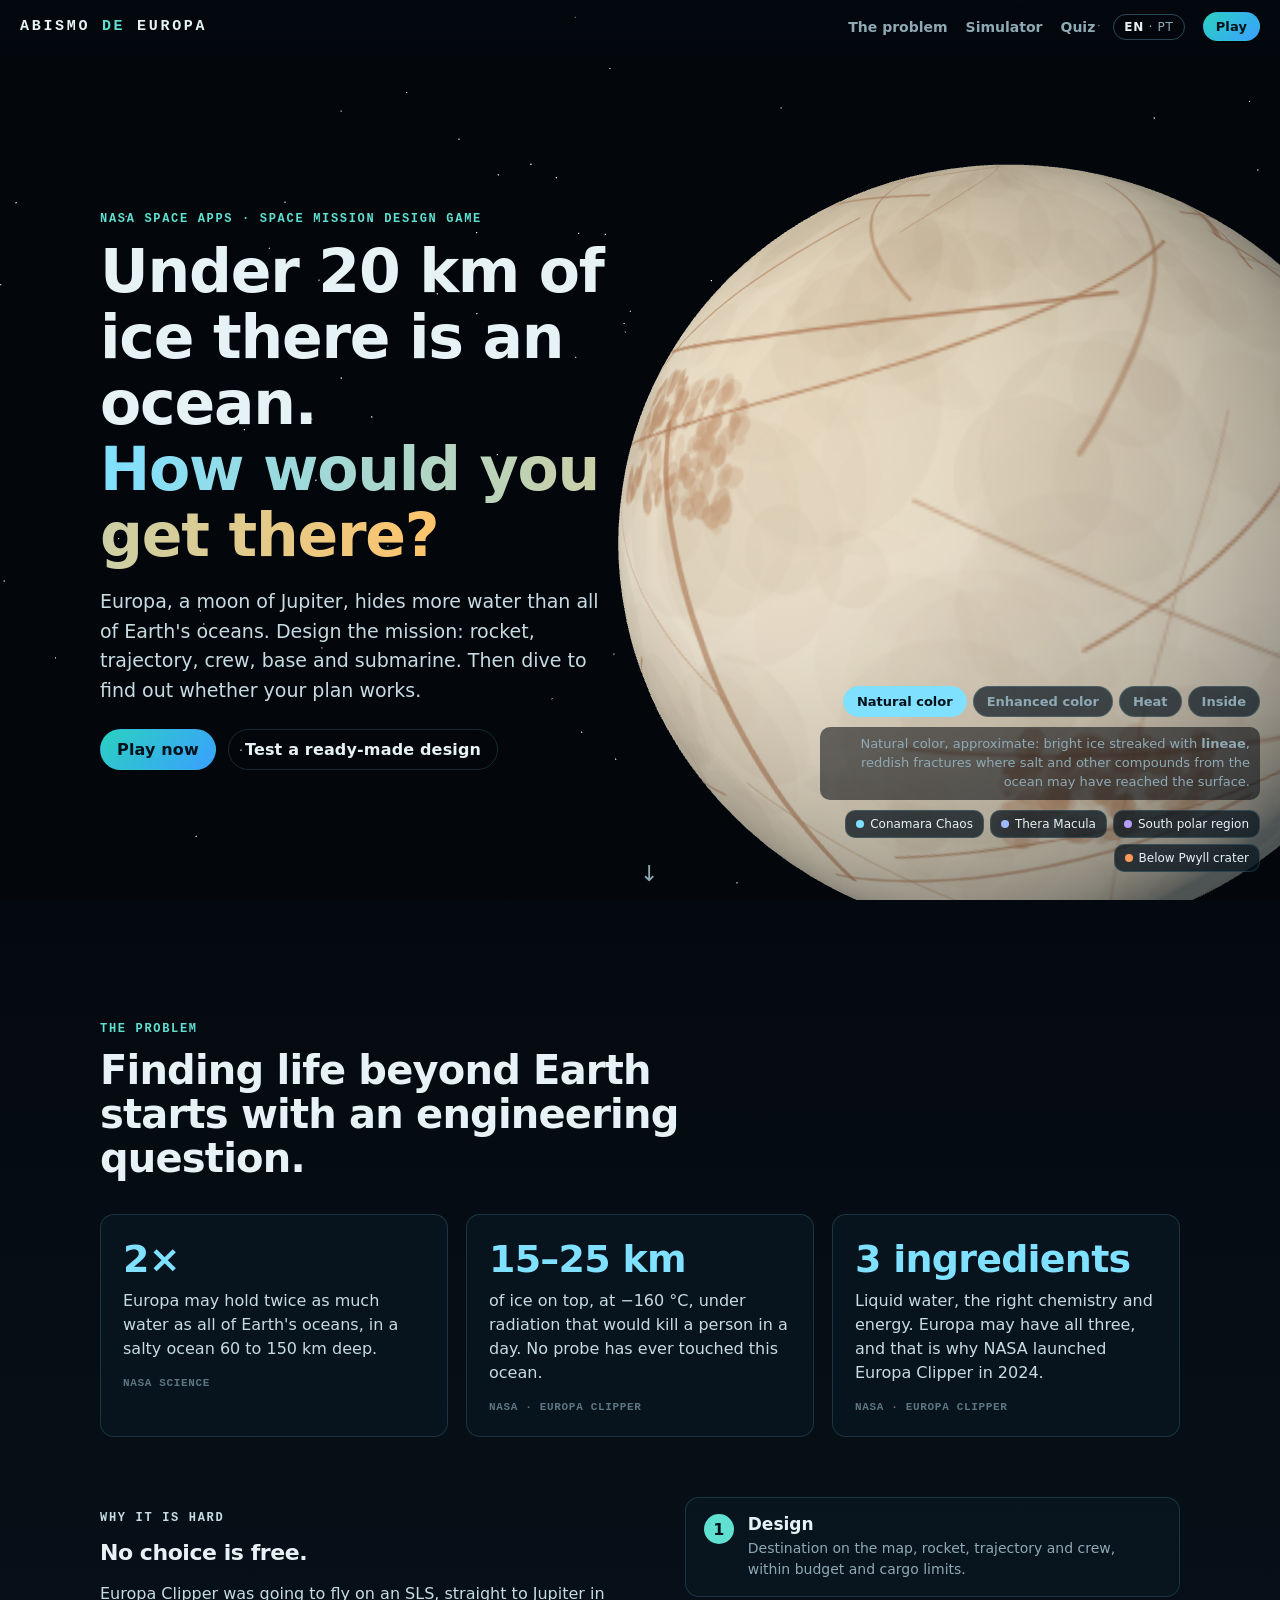
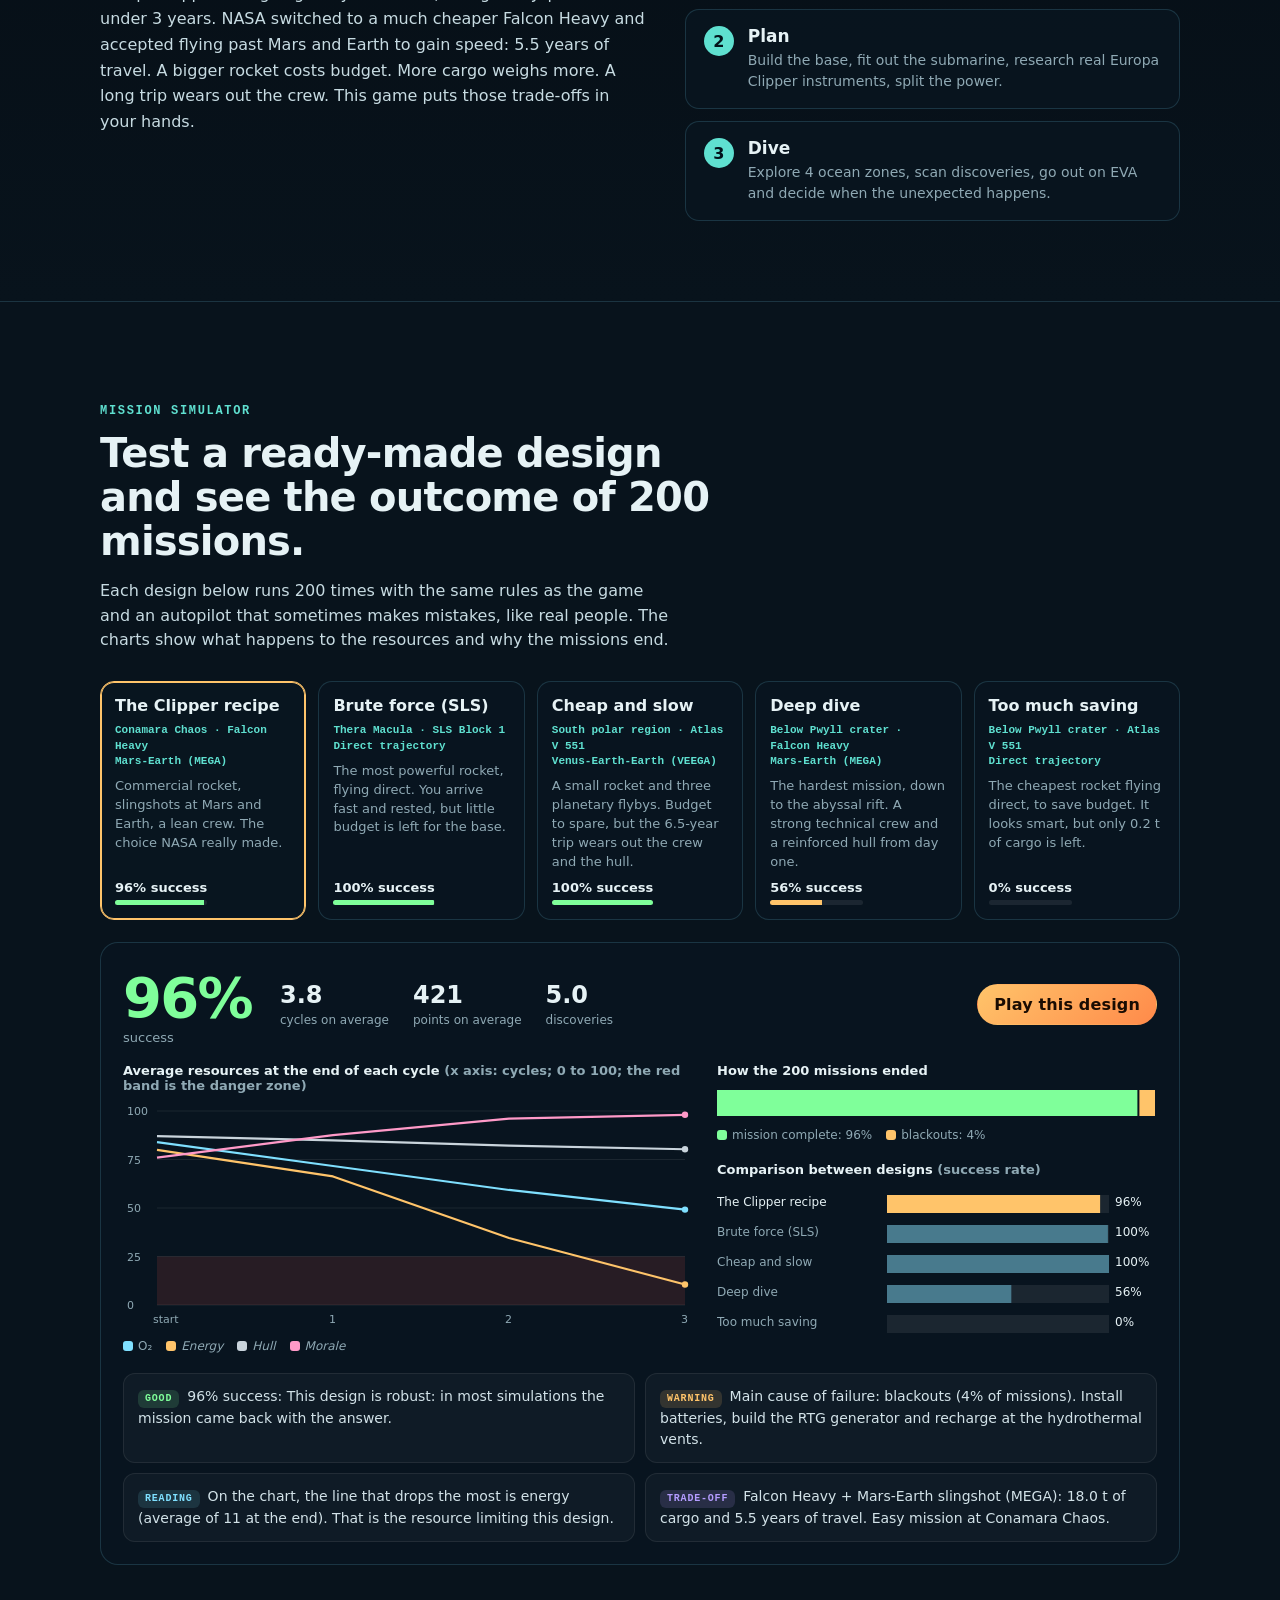
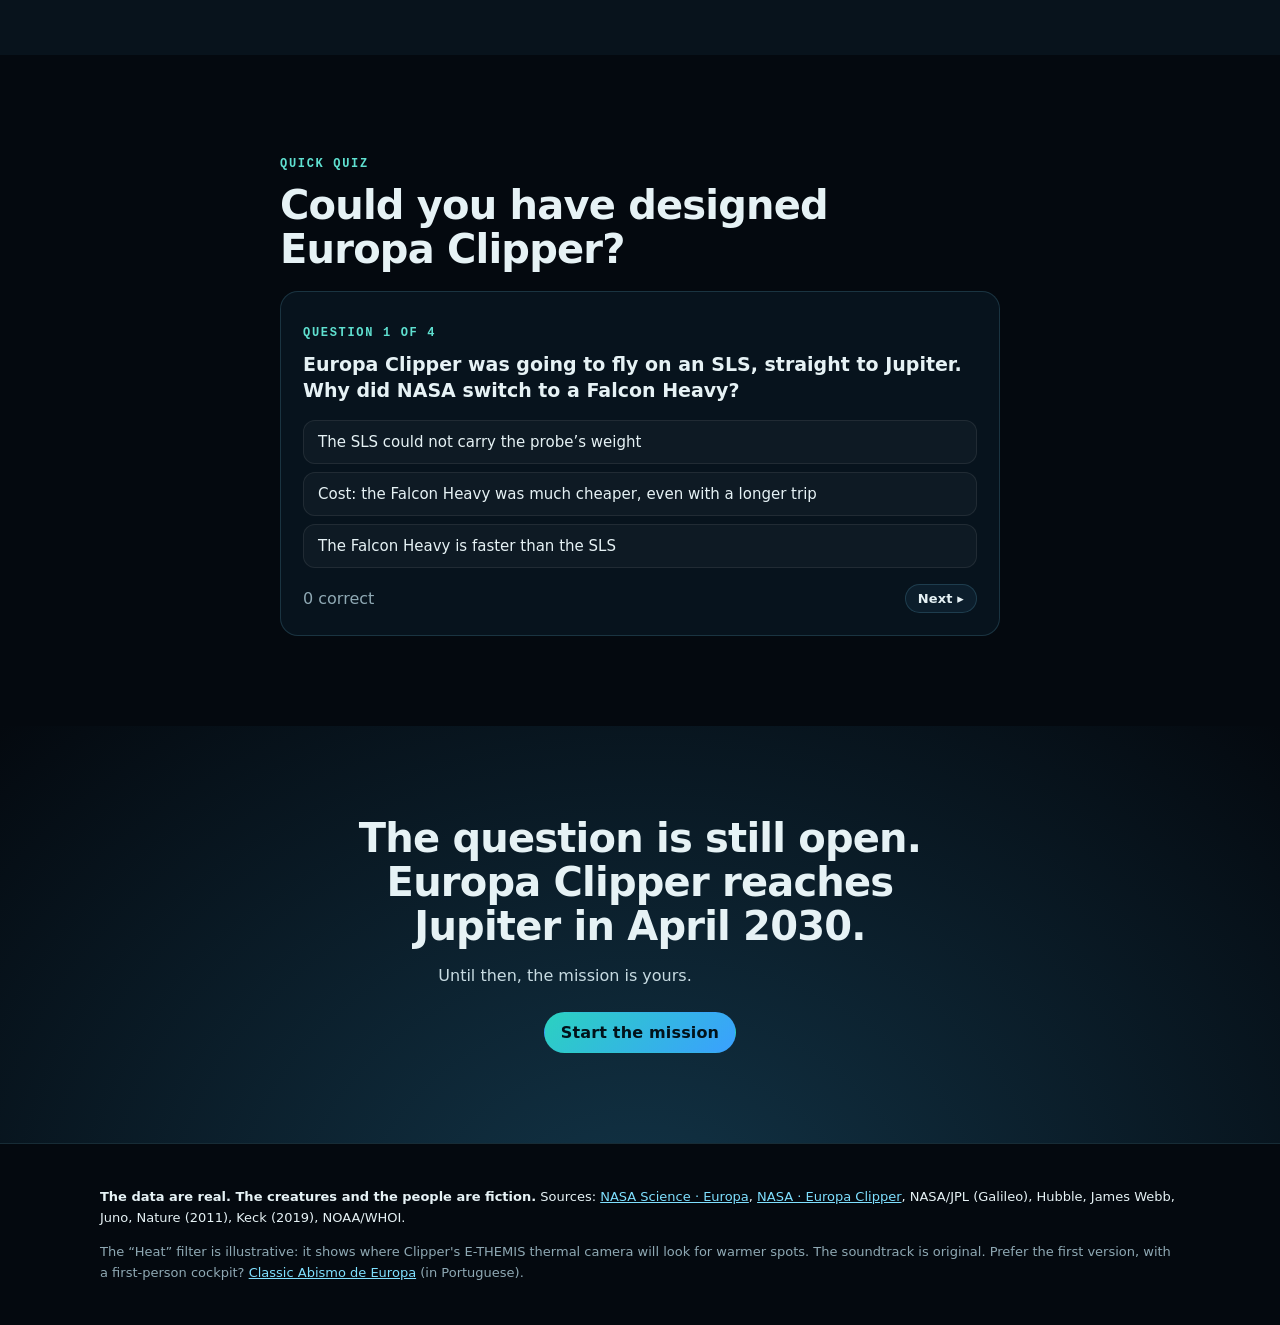
<file: index.html>
<!doctype html>
<html lang="en">
<head>
<meta charset="utf-8">
<meta name="viewport" content="width=device-width, initial-scale=1, viewport-fit=cover">
<title>Abismo de Europa · design a mission to Europa's ocean</title>
<meta name="title-pt" content="Abismo de Europa · projete uma missão ao oceano de Europa">
<meta name="description" content="Educational space mission design game (NASA Space Apps · Space Mission Design Game): choose the rocket, trajectory, crew and budget to explore the ocean hidden under the ice of Europa, a moon of Jupiter.">
<meta name="description-pt" content="Jogo educativo de projeto de missão espacial (NASA Space Apps · Space Mission Design Game): escolha foguete, trajetória, equipe e verba para explorar o oceano escondido sob o gelo de Europa, lua de Júpiter.">
<meta property="og:title" content="Abismo de Europa">
<meta property="og:description" content="Design a mission to Europa's hidden ocean. Every choice is a trade-off.">
<link rel="icon" href="data:image/svg+xml,%3Csvg xmlns='http://www.w3.org/2000/svg' viewBox='0 0 32 32'%3E%3Ccircle cx='16' cy='16' r='13' fill='%23d8cfc0'/%3E%3Cpath d='M5 13c8 3 14-4 22 1M7 21c6-2 12 3 19-2' stroke='%23965f3c' stroke-width='1.6' fill='none'/%3E%3C/svg%3E">
<link rel="stylesheet" href="css/base.css">
<link rel="stylesheet" href="css/site.css">
</head>
<body>
<header class="top">
  <a class="brand" href="#inicio">ABISMO <span>DE</span> EUROPA</a>
  <nav><a href="#problema" data-pt="O problema">The problem</a><a href="#simulador" data-pt="Simulador">Simulator</a><a href="#quiz">Quiz</a><button class="lang" data-lang-toggle>EN · PT</button><a class="btn small primary" href="jogo.html" data-pt="Jogar">Play</a></nav>
</header>

<section id="inicio" class="hero">
  <canvas id="globo" aria-label="3D globe of Europa. Drag to rotate." data-pt-aria="Globo 3D de Europa. Arraste para girar."></canvas>
  <div class="hero-copy">
    <p class="kicker">NASA Space Apps · Space Mission Design Game</p>
    <h1 data-pt="Embaixo de 20 km de gelo existe um oceano.<br><em>Como você chegaria lá?</em>">Under 20 km of ice there is an ocean.<br><em>How would you get there?</em></h1>
    <p class="lead" data-pt="Europa, uma lua de Júpiter, esconde mais água do que todos os oceanos da Terra. Projete a missão: foguete, trajetória, equipe, base e submarino. Depois mergulhe para descobrir se o que você planejou funciona.">Europa, a moon of Jupiter, hides more water than all of Earth's oceans. Design the mission: rocket, trajectory, crew, base and submarine. Then dive to find out whether your plan works.</p>
    <div class="cta"><a class="btn primary" href="jogo.html" data-pt="Jogar agora">Play now</a><a class="btn ghost" href="#simulador" data-pt="Testar um projeto pronto">Test a ready-made design</a></div>
  </div>
  <div class="globe-ui">
    <div class="chips" role="tablist" aria-label="Globe filters" data-pt-aria="Filtros do globo">
      <button class="chip on" data-mode="real" data-pt="Cor natural">Natural color</button>
      <button class="chip" data-mode="realce" data-pt="Cor realçada">Enhanced color</button>
      <button class="chip" data-mode="termico" data-pt="Calor">Heat</button>
      <button class="chip" data-mode="corte" data-pt="Por dentro">Inside</button>
    </div>
    <p id="filtro-txt" class="globe-cap"></p>
    <div class="sites" id="sites"></div>
  </div>
  <a class="scroll" href="#problema" aria-label="Scroll down" data-pt-aria="Rolar para baixo">↓</a>
</section>

<section id="problema" class="story">
  <div class="wrap">
    <p class="kicker" data-pt="O problema">The problem</p>
    <h2 data-pt="Encontrar vida fora da Terra começa com uma pergunta de engenharia.">Finding life beyond Earth starts with an engineering question.</h2>
    <div class="facts">
      <article><b data-count="2">2×</b><p data-pt="Europa pode ter o dobro da água de todos os oceanos da Terra, num oceano salgado de 60 a 150 km de profundidade.">Europa may hold twice as much water as all of Earth's oceans, in a salty ocean 60 to 150 km deep.</p><small>NASA Science</small></article>
      <article><b>15–25 km</b><p data-pt="de gelo por cima, a −160 °C, sob radiação que mataria uma pessoa em um dia. Nenhuma sonda já tocou esse oceano.">of ice on top, at −160 °C, under radiation that would kill a person in a day. No probe has ever touched this ocean.</p><small>NASA · Europa Clipper</small></article>
      <article><b data-pt="3 ingredientes">3 ingredients</b><p data-pt="Água líquida, química certa e energia. Europa pode ter os três, e é por isso que a NASA lançou a Europa Clipper em 2024.">Liquid water, the right chemistry and energy. Europa may have all three, and that is why NASA launched Europa Clipper in 2024.</p><small>NASA · Europa Clipper</small></article>
    </div>
    <div class="tradeoff">
      <div>
        <p class="kicker" data-pt="Por que é difícil">Why it is hard</p>
        <h3 data-pt="Nenhuma escolha é grátis.">No choice is free.</h3>
        <p data-pt="A Europa Clipper ia voar num SLS, direto para Júpiter em menos de 3 anos. A NASA trocou por um Falcon Heavy, bem mais barato, e aceitou passar por Marte e pela Terra para ganhar velocidade: 5,5 anos de viagem. Foguete maior custa verba. Mais carga pesa. Viagem longa cansa a equipe. Este jogo coloca essas trocas nas suas mãos.">Europa Clipper was going to fly on an SLS, straight to Jupiter in under 3 years. NASA switched to a much cheaper Falcon Heavy and accepted flying past Mars and Earth to gain speed: 5.5 years of travel. A bigger rocket costs budget. More cargo weighs more. A long trip wears out the crew. This game puts those trade-offs in your hands.</p>
      </div>
      <ol class="loop">
        <li><b data-pt="Projetar">Design</b><span data-pt="Destino no mapa, foguete, trajetória e equipe dentro da verba e da carga.">Destination on the map, rocket, trajectory and crew, within budget and cargo limits.</span></li>
        <li><b data-pt="Planejar">Plan</b><span data-pt="Construir a base, montar o submarino, pesquisar instrumentos reais da Europa Clipper, dividir a energia.">Build the base, fit out the submarine, research real Europa Clipper instruments, split the power.</span></li>
        <li><b data-pt="Mergulhar">Dive</b><span data-pt="Explorar 4 zonas do oceano, escanear descobertas, sair em EVA e decidir nos imprevistos.">Explore 4 ocean zones, scan discoveries, go out on EVA and decide when the unexpected happens.</span></li>
      </ol>
    </div>
  </div>
</section>

<section id="simulador" class="sim">
  <div class="wrap">
    <p class="kicker" data-pt="Simulador de missões">Mission simulator</p>
    <h2 data-pt="Teste um projeto pronto e veja o resultado de 200 missões.">Test a ready-made design and see the outcome of 200 missions.</h2>
    <p class="lead small" data-pt="Cada projeto abaixo roda 200 vezes com as mesmas regras do jogo e um piloto automático que erra às vezes, como gente de verdade. Os gráficos mostram o que acontece com os recursos e por que as missões terminam.">Each design below runs 200 times with the same rules as the game and an autopilot that sometimes makes mistakes, like real people. The charts show what happens to the resources and why the missions end.</p>
    <div class="presets" id="presets"></div>
    <div class="result" id="result" hidden>
      <div class="res-head">
        <div class="big"><b id="r-win">—</b><span data-pt="de sucesso">success</span></div>
        <div class="mini"><div><b id="r-cyc">—</b><span data-pt="ciclos em média">cycles on average</span></div><div><b id="r-score">—</b><span data-pt="pontos em média">points on average</span></div><div><b id="r-scans">—</b><span data-pt="descobertas">discoveries</span></div></div>
        <a class="btn warm" id="r-play" href="jogo.html" data-pt="Jogar com este projeto">Play this design</a>
      </div>
      <div class="res-grid">
        <figure>
          <figcaption data-pt='Recursos médios ao fim de cada ciclo <span class="muted">(eixo x: ciclos; 0 a 100; a faixa vermelha é zona de perigo)</span>'>Average resources at the end of each cycle <span class="muted">(x axis: cycles; 0 to 100; the red band is the danger zone)</span></figcaption>
          <canvas class="chart" id="c-lines"></canvas>
          <div class="legend"><span><i style="background:var(--o2)"></i>O₂</span><span><i style="background:var(--energy)"></i><em data-pt="Energia">Energy</em></span><span><i style="background:var(--hull)"></i><em data-pt="Casco">Hull</em></span><span><i style="background:var(--morale)"></i><em data-pt="Moral">Morale</em></span></div>
        </figure>
        <figure>
          <figcaption data-pt="Como as 200 missões terminaram">How the 200 missions ended</figcaption>
          <canvas class="chart" id="c-stack"></canvas>
          <div class="legend" id="stack-legend"></div>
          <figcaption class="mt" data-pt='Comparação entre os projetos <span class="muted">(taxa de sucesso)</span>'>Comparison between designs <span class="muted">(success rate)</span></figcaption>
          <canvas class="chart" id="c-bars"></canvas>
        </figure>
      </div>
      <div class="interp" id="interp"></div>
    </div>
  </div>
</section>

<section id="quiz" class="quiz">
  <div class="wrap narrow">
    <p class="kicker" data-pt="Quiz rápido">Quick quiz</p>
    <h2 data-pt="Você projetaria a Europa Clipper?">Could you have designed Europa Clipper?</h2>
    <div id="quiz-box" class="quiz-box"></div>
  </div>
</section>

<section class="final">
  <div class="wrap narrow center">
    <h2 data-pt="A pergunta continua aberta. A Europa Clipper chega a Júpiter em abril de 2030.">The question is still open. Europa Clipper reaches Jupiter in April 2030.</h2>
    <p class="lead small" data-pt="Até lá, a missão é sua.">Until then, the mission is yours.</p>
    <div class="cta center"><a class="btn primary" href="jogo.html" data-pt="Começar a missão">Start the mission</a></div>
  </div>
</section>

<footer class="foot">
  <div class="wrap">
    <p data-pt='<b>Os dados são reais. As criaturas e as pessoas são ficção.</b> Fontes: <a href="https://science.nasa.gov/jupiter/jupiter-moons/europa/" rel="noopener">NASA Science · Europa</a>, <a href="https://europa.nasa.gov/" rel="noopener">NASA · Europa Clipper</a>, NASA/JPL (Galileo), Hubble, James Webb, Juno, Nature (2011), Keck (2019), NOAA/WHOI.'><b>The data are real. The creatures and the people are fiction.</b> Sources: <a href="https://science.nasa.gov/jupiter/jupiter-moons/europa/" rel="noopener">NASA Science · Europa</a>, <a href="https://europa.nasa.gov/" rel="noopener">NASA · Europa Clipper</a>, NASA/JPL (Galileo), Hubble, James Webb, Juno, Nature (2011), Keck (2019), NOAA/WHOI.</p>
    <p class="muted" data-pt='O filtro “Calor” é ilustrativo: mostra onde a câmera térmica E-THEMIS da Clipper vai procurar pontos mais quentes. A trilha sonora é original. Prefere a primeira versão, com cabine em primeira pessoa? <a href="classico/">Abismo de Europa clássico</a> (em português).'>The “Heat” filter is illustrative: it shows where Clipper's E-THEMIS thermal camera will look for warmer spots. The soundtrack is original. Prefer the first version, with a first-person cockpit? <a href="classico/">Classic Abismo de Europa</a> (in Portuguese).</p>
  </div>
</footer>

<script src="lib/three.min.js"></script>
<script>window.THREE || document.write('<script src="https://cdn.jsdelivr.net/npm/three@0.128.0/build/three.min.js"><\/script>')</script>
<script type="module" src="src/landing.js"></script>
</body>
</html>
</file>
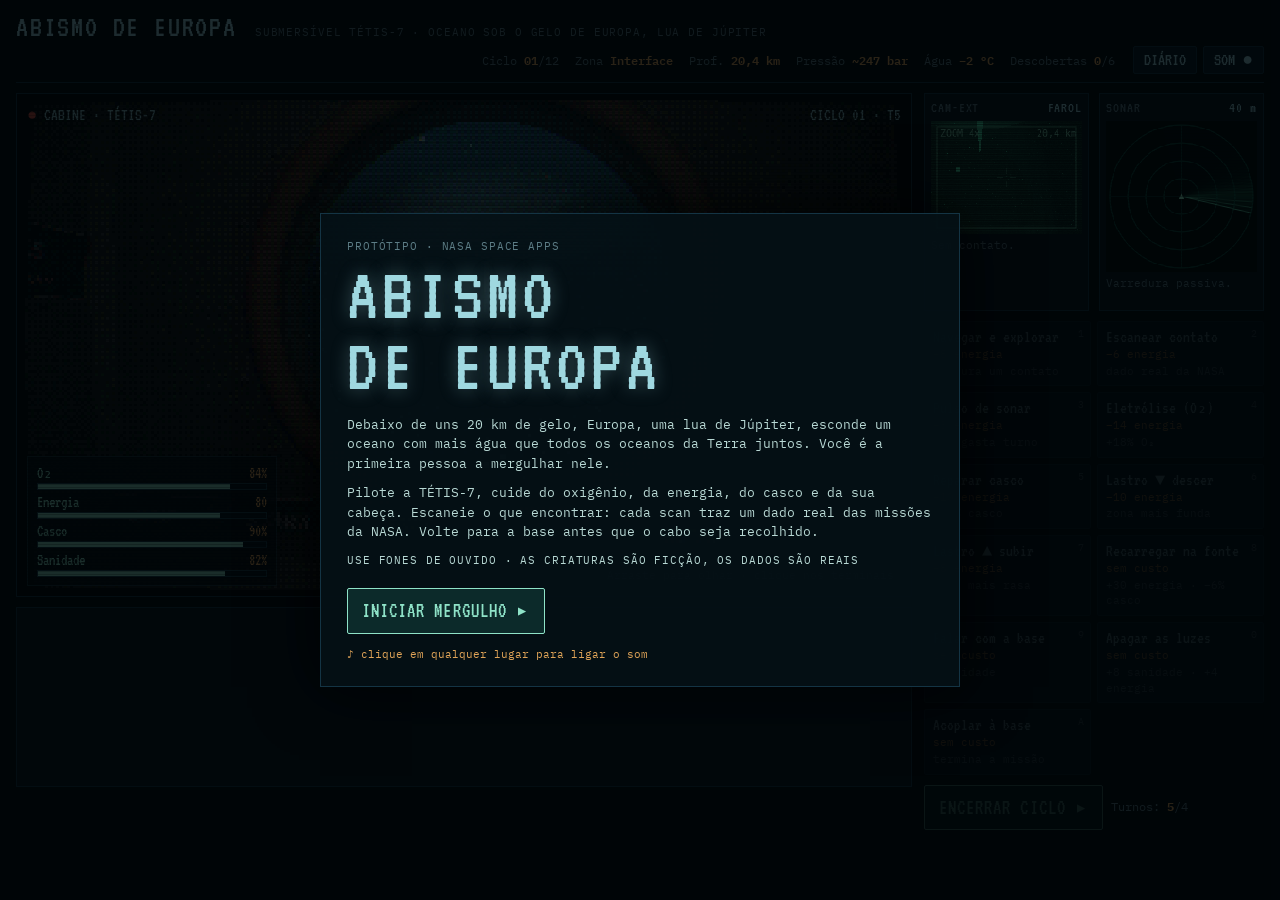
<file: classico/index.html>
<!doctype html>
<html lang="pt-BR">
<head>
<meta charset="utf-8">
<meta name="viewport" content="width=device-width, initial-scale=1, viewport-fit=cover">
<title>Abismo de Europa</title>
<meta name="description" content="Terror lo-fi de exploração submarina no oceano sob o gelo de Europa, lua de Júpiter. Protótipo NASA Space Apps.">
<link rel="preconnect" href="https://fonts.googleapis.com">
<link rel="preconnect" href="https://fonts.gstatic.com" crossorigin>
<link rel="stylesheet" href="https://fonts.googleapis.com/css2?family=VT323&family=IBM+Plex+Mono:wght@400;600&display=swap">
<style>
/* Abismo de Europa: um console só. Visão 3D da cabine + log embaixo; câmera, sonar e ações na lateral. Empilha no celular. Mundo escuro por design. */
:root{
  --void:#020609;
  --panel:#06121a;
  --panel2:#0a1a24;
  --line:#143444;
  --ice:#9fd8e0;
  --phos:#8fe3c8;
  --amber:#e0a458;
  --dim:#5d7d86;
  --alarm:#ff5c4a;
  --strange:#b9a4ff;
  --fact:#d7e6a0;
  --f-disp:"VT323","Courier New",monospace;
  --f-body:"IBM Plex Mono",ui-monospace,Menlo,Consolas,monospace;
  --ins:0;
  color-scheme:dark;
}
[hidden]{display:none!important}
*{box-sizing:border-box}
html,body{height:100%;margin:0}
body{background:var(--void);color:var(--phos);font-family:var(--f-body);font-size:13px;line-height:1.5;overflow-x:hidden;-webkit-tap-highlight-color:transparent}
button{font:inherit;color:inherit}
.shell{min-height:100%;max-width:1320px;margin:0 auto;display:flex;flex-direction:column;gap:10px;padding-block:12px;padding-left:max(16px,env(safe-area-inset-left,0px));padding-right:max(16px,env(safe-area-inset-right,0px));filter:contrast(calc(1 + var(--ins)*.3)) saturate(calc(1 - var(--ins)*.4)) hue-rotate(calc(var(--ins)*-25deg))}
.top{display:flex;flex-wrap:wrap;align-items:baseline;gap:4px 18px;border-bottom:1px solid var(--line);padding-bottom:8px}
.brand{font-family:var(--f-disp);font-size:30px;line-height:1;color:var(--ice);letter-spacing:.06em}
.loc{color:var(--dim);font-size:11px;letter-spacing:.08em;text-transform:uppercase}
.stats{display:flex;flex-wrap:wrap;gap:2px 16px;margin-left:auto;font-variant-numeric:tabular-nums;font-size:12px;color:var(--dim)}
.stats b{color:var(--amber);font-weight:600}
.tbtn{background:var(--panel2);border:1px solid var(--line);color:var(--ice);font-family:var(--f-disp);font-size:18px;line-height:1;padding:4px 10px;cursor:pointer;border-radius:2px}
.tbtn:hover{border-color:var(--ice)}
.tbtns{display:flex;gap:6px}
.main{display:grid;grid-template-columns:minmax(0,1fr) 340px;gap:12px;align-items:start}
.vcol{display:flex;flex-direction:column;gap:10px;min-width:0}
.viewport{position:relative;width:100%;aspect-ratio:16/9;background:#000;border:1px solid var(--line);overflow:hidden;touch-action:none;cursor:grab;user-select:none;-webkit-user-select:none}
.viewport.hot{cursor:pointer}
.viewport.drag{cursor:grabbing}
#gl{display:block;width:100%;height:100%;image-rendering:pixelated;image-rendering:crisp-edges}
.viewport::after{content:"";position:absolute;inset:0;pointer-events:none;background:repeating-linear-gradient(to bottom,rgba(0,0,0,.22) 0 1px,transparent 1px 3px);mix-blend-mode:multiply}
.vlabel{position:absolute;font-family:var(--f-disp);font-size:17px;color:var(--ice);opacity:.85;pointer-events:none;text-shadow:0 0 4px #000}
.vlabel.tl{top:8px;left:10px}.vlabel.tr{top:8px;right:10px;text-align:right}
.rec{color:var(--alarm);animation:blink 1.2s steps(1) infinite}
@keyframes blink{50%{opacity:0}}
.hud{position:absolute;left:10px;bottom:10px;width:min(250px,44%);display:grid;gap:4px;padding:8px 9px;background:rgba(2,10,14,.72);border:1px solid rgba(80,160,180,.25);pointer-events:none}
.g .row{display:flex;justify-content:space-between;font-family:var(--f-disp);font-size:16px;line-height:1}
.g .val{color:var(--amber);font-variant-numeric:tabular-nums}
.bar{height:7px;background:#03141a;border:1px solid #16404c;margin-top:2px}
.bar i{display:block;height:100%;background:var(--phos);transition:width .5s}
.g.low .bar i{background:var(--amber)}
.g.crit .bar i{background:var(--alarm)}
.g.crit .row{color:var(--alarm);animation:blink 1s steps(1) infinite}
.hint{position:absolute;right:10px;bottom:10px;font-size:11px;color:var(--dim);background:rgba(2,10,14,.6);padding:3px 7px;pointer-events:none;max-width:45%;text-align:right}
.tip{position:absolute;pointer-events:none;font-family:var(--f-disp);font-size:16px;color:var(--phos);background:rgba(2,10,14,.85);border:1px solid var(--line);padding:1px 6px;transform:translate(-50%,-140%);white-space:nowrap}
.fade{position:absolute;inset:0;background:#000;opacity:0;transition:opacity .9s;display:flex;align-items:center;justify-content:center;pointer-events:none}
.fade.show{opacity:1}
.fade span{font-family:var(--f-disp);font-size:clamp(22px,4vw,40px);color:var(--ice);letter-spacing:.12em;text-align:center;padding:0 16px}
.log{height:180px;overflow-y:auto;background:var(--panel);border:1px solid var(--line);padding:8px 10px;font-size:12.5px}
.log p{margin:0 0 5px}
.log .sys{color:var(--dim)}
.log .good{color:var(--phos)}
.log .warn{color:var(--amber)}
.log .crit{color:var(--alarm)}
.log .strange{color:var(--strange);font-style:italic}
.log .fact{color:var(--fact);border-left:2px solid var(--fact);padding-left:8px}
.log .disc{color:var(--ice);font-family:var(--f-disp);font-size:18px;line-height:1.1}
.side{display:flex;flex-direction:column;gap:10px;min-width:0}
.pair{display:grid;grid-template-columns:1fr 1fr;gap:10px}
.panel{background:var(--panel);border:1px solid var(--line);padding:6px}
.ph{font-family:var(--f-disp);font-size:15px;color:var(--dim);letter-spacing:.06em;display:flex;justify-content:space-between;line-height:1.1;margin-bottom:4px}
.ph b{color:var(--ice);font-weight:400}
.pc{position:relative}
.pc canvas{display:block;width:100%;image-rendering:pixelated;background:#000}
.pc::after{content:"";position:absolute;inset:0;pointer-events:none;background:repeating-linear-gradient(to bottom,rgba(0,0,0,.25) 0 1px,transparent 1px 3px)}
#cam{aspect-ratio:160/120}
#sonar{aspect-ratio:1}
.camtxt{font-size:11px;color:var(--dim);min-height:2.6em;margin-top:4px;line-height:1.3}
.actions{display:grid;grid-template-columns:1fr 1fr;gap:6px}
.act{text-align:left;background:var(--panel2);border:1px solid var(--line);padding:6px 8px;cursor:pointer;display:flex;flex-direction:column;gap:1px;border-radius:2px;min-height:58px;position:relative}
.act:hover:not(:disabled){border-color:var(--phos);background:#0d2430}
.act:disabled{opacity:.38;cursor:not-allowed}
.act .n{font-family:var(--f-disp);font-size:17px;line-height:1.05;color:var(--ice)}
.act .c{font-size:10.5px;color:var(--amber)}
.act .e{font-size:10.5px;color:var(--dim)}
.act kbd{position:absolute;top:4px;right:6px;font-size:10px;color:var(--dim);font-family:var(--f-body)}
.foot{display:flex;gap:8px;align-items:center;flex-wrap:wrap}
.end{background:#0c2a2a;border:1px solid var(--phos);color:var(--phos);font-family:var(--f-disp);font-size:21px;padding:6px 14px;cursor:pointer;border-radius:2px;letter-spacing:.05em}
.end:hover:not(:disabled){background:#123a38}
.end:disabled{opacity:.4;cursor:not-allowed}
.end.pulse{animation:pulse 1.4s ease-in-out infinite}
@keyframes pulse{50%{box-shadow:0 0 0 3px rgba(143,227,200,.25)}}
.turns{color:var(--dim);font-size:12px}.turns b{color:var(--amber)}
.overlay{position:fixed;inset:0;background:rgba(1,5,8,.82);display:flex;align-items:center;justify-content:center;padding:16px;z-index:20;overflow-y:auto}
.card{max-width:640px;width:100%;background:rgba(5,16,22,.94);border:1px solid var(--line);padding:24px 26px;box-shadow:0 0 60px rgba(0,0,0,.8)}
.card h1{font-family:var(--f-disp);font-weight:400;font-size:clamp(46px,9vw,78px);line-height:.9;margin:6px 0 14px;color:var(--ice);letter-spacing:.05em;text-shadow:0 0 18px rgba(159,216,224,.35)}
.card h2{font-family:var(--f-disp);font-weight:400;font-size:44px;line-height:1;margin:4px 0 12px;color:var(--ice)}
.card p{margin:0 0 10px;color:#b8d8d4}
.small{font-size:11px;color:var(--dim);letter-spacing:.08em;text-transform:uppercase}
.big-btn{margin-top:10px}
.btnrow{display:flex;gap:10px;flex-wrap:wrap}
.ghost{background:transparent;border-color:var(--line);color:var(--ice)}
.soundhint{font-size:11px;color:var(--amber);margin-top:12px}
.diary{max-width:900px}
.dgrid{display:grid;grid-template-columns:1.4fr 1fr;gap:18px;margin-top:8px}
.dcol h3{font-family:var(--f-disp);font-weight:400;font-size:22px;color:var(--amber);margin:0 0 6px}
.zonechips{display:flex;flex-wrap:wrap;gap:6px;margin:4px 0 12px}
.chip{border:1px solid var(--line);padding:1px 8px;font-size:11px;color:var(--dim)}
.chip.on{border-color:var(--phos);color:var(--phos)}
.dcard{border:1px solid var(--line);padding:8px 10px;margin-bottom:8px;background:var(--panel)}
.dcard .t{font-family:var(--f-disp);font-size:20px;color:var(--ice);line-height:1}
.dcard .z{font-size:10.5px;color:var(--dim);text-transform:uppercase;letter-spacing:.06em}
.dcard p{font-size:12px;margin:5px 0 0}
.dcard .f{color:var(--fact)}
.dcard.unk{opacity:.5}
.dlog{font-size:12px;color:#a9c6c4;max-height:52vh;overflow-y:auto}
.dlog div{border-bottom:1px dashed var(--line);padding:4px 0}
.dscroll{max-height:52vh;overflow-y:auto;padding-right:4px}
.err{position:absolute;inset:0;display:flex;align-items:center;justify-content:center;text-align:center;padding:20px;color:var(--amber);font-size:13px}
@media (max-width:900px){
  .main{grid-template-columns:1fr}
  .log{height:150px}
  .dgrid{grid-template-columns:1fr}
}
@media (max-width:520px){
  .brand{font-size:26px}
  .hud{width:auto;left:6px;right:6px;bottom:6px;grid-template-columns:1fr 1fr;padding:4px 6px;gap:2px 10px}
  .g .row{font-size:13px}.bar{height:5px}
  .hint{display:none}
  .vlabel{font-size:14px}
  .card{padding:18px 16px}
}
@media (prefers-reduced-motion:reduce){*{animation:none!important;transition:none!important}}
</style>
</head>
<body>
<div class="shell" id="shell">
  <header class="top">
    <div class="brand">ABISMO DE EUROPA</div>
    <div class="loc">Submersível TÉTIS-7 · oceano sob o gelo de Europa, lua de Júpiter</div>
    <div class="stats">
      <span>Ciclo <b id="sCycle">01</b>/<span id="sMax">12</span></span>
      <span>Zona <b id="sZone">—</b></span>
      <span>Prof. <b id="sDepth">—</b></span>
      <span>Pressão <b id="sPress">—</b></span>
      <span>Água <b id="sTemp">—</b></span>
      <span>Descobertas <b id="sScans">0</b>/6</span>
    </div>
    <div class="tbtns">
      <button class="tbtn" id="diaryBtn" type="button" title="Diário de missão (D)">DIÁRIO</button>
      <button class="tbtn" id="muteBtn" type="button" title="Som (M)">SOM ●</button>
    </div>
  </header>
  <main class="main">
    <section class="vcol">
      <div class="viewport" id="viewport">
        <canvas id="gl" aria-label="Cabine do submersível em primeira pessoa, com a janela para o oceano"></canvas>
        <div class="vlabel tl"><span class="rec">●</span> CABINE · TÉTIS-7</div>
        <div class="vlabel tr" id="vClock">CICLO 01 · T4</div>
        <div class="hud" id="hud"></div>
        <div class="hint" id="hint">Arraste para olhar · clique nos terminais</div>
        <div class="tip" id="tip" hidden></div>
        <div class="fade" id="fade"><span id="fadeText"></span></div>
      </div>
      <div class="log" id="log" role="log" aria-live="polite"></div>
    </section>
    <aside class="side">
      <div class="pair">
        <div class="panel">
          <div class="ph"><span>CAM-EXT</span><b id="camTag">FAROL</b></div>
          <div class="pc"><canvas id="cam" width="160" height="120" aria-label="Câmera externa do scanner"></canvas></div>
          <div class="camtxt" id="camTxt">Sem contato.</div>
        </div>
        <div class="panel">
          <div class="ph"><span>SONAR</span><b id="sonTag">40 m</b></div>
          <div class="pc"><canvas id="sonar" width="160" height="160" aria-label="Sonar"></canvas></div>
          <div class="camtxt" id="sonTxt">Varredura passiva.</div>
        </div>
      </div>
      <div class="actions" id="actions"></div>
      <div class="foot">
        <button class="end" id="endBtn" type="button">ENCERRAR CICLO ▸</button>
        <span class="turns">Turnos: <b id="turns">4</b>/4</span>
      </div>
    </aside>
  </main>
</div>

<div class="overlay" id="title">
  <div class="card">
    <div class="small">Protótipo · NASA Space Apps</div>
    <h1>ABISMO<br>DE EUROPA</h1>
    <p>Debaixo de uns 20 km de gelo, Europa, uma lua de Júpiter, esconde um oceano com mais água que todos os oceanos da Terra juntos. Você é a primeira pessoa a mergulhar nele.</p>
    <p>Pilote a TÉTIS-7, cuide do oxigênio, da energia, do casco e da sua cabeça. Escaneie o que encontrar: cada scan traz um dado real das missões da NASA. Volte para a base antes que o cabo seja recolhido.</p>
    <p class="small">Use fones de ouvido · as criaturas são ficção, os dados são reais</p>
    <div class="btnrow">
      <button class="end big-btn" id="startBtn" type="button">INICIAR MERGULHO ▸</button>
    </div>
    <div class="soundhint" id="soundHint">♪ clique em qualquer lugar para ligar o som</div>
  </div>
</div>

<div class="overlay" id="ending" hidden>
  <div class="card">
    <div class="small" id="endKicker">Fim de transmissão</div>
    <h2 id="endTitle">—</h2>
    <p id="endText"></p>
    <p class="small" id="endStats"></p>
    <div class="btnrow">
      <button class="end big-btn" id="restartBtn" type="button">NOVO MERGULHO ▸</button>
      <button class="end big-btn ghost" id="endDiaryBtn" type="button">VER DIÁRIO</button>
    </div>
  </div>
</div>

<div class="overlay" id="diary" hidden>
  <div class="card diary">
    <div class="small">Diário de missão · TÉTIS-7</div>
    <h2>Diário</h2>
    <div id="dObjective"></div>
    <div class="dgrid">
      <div class="dcol"><h3>Descobertas</h3><div class="dscroll" id="dScans"></div></div>
      <div class="dcol"><h3>Registro dos ciclos</h3><div class="dlog" id="dLog"></div></div>
    </div>
    <button class="end big-btn" id="diaryClose" type="button">FECHAR ▸</button>
  </div>
</div>

<script src="../lib/three.min.js"></script>
<script>window.THREE||document.write('<script src="https://cdn.jsdelivr.net/npm/three@0.128.0/build/three.min.js"><\/script>')</script>
<script>
(function(){
'use strict';
const $=s=>document.querySelector(s);
const clamp=(v,a,b)=>Math.max(a,Math.min(b,v));
const rnd=(a,b)=>a+Math.random()*(b-a);
const pick=a=>a[Math.floor(Math.random()*a.length)];
const wait=ms=>new Promise(r=>setTimeout(r,ms));
const pad=n=>String(n).padStart(2,'0');
const dec=(n,d)=>n.toFixed(d).replace('.',',');
const reduce=matchMedia('(prefers-reduced-motion: reduce)').matches;

/* =====================================================================
   DADOS (no plano Unity, cada bloco aqui vira um ScriptableObject)
   ===================================================================== */
const CONFIG={maxCycles:12,turns:5,scansToWin:6,insane:45};
const G_EUROPA=1.315; // m/s², gravidade real de Europa (NASA)
const ICE_KM=20;      // espessura do gelo usada no jogo (NASA estima 15–25 km)
const ZONES=[
  {name:'Interface gelo-oceano',short:'Interface',depth:20.4,hull:1,san:2,fog:0x031820,dens:0.042,amb:0x1d4a58,temp:'−2 °C'},
  {name:'Coluna d’água',short:'Coluna',depth:52.0,hull:2,san:3,fog:0x020c12,dens:0.050,amb:0x10303c,temp:'−1 °C'},
  {name:'Campo hidrotermal',short:'Campo',depth:97.8,hull:4,san:4,fog:0x0c0807,dens:0.040,amb:0x3a2418,temp:'+14 °C'},
  {name:'Fenda abissal',short:'Fenda',depth:112.6,hull:6,san:6,fog:0x010407,dens:0.055,amb:0x0a1a24,temp:'+3 °C'}
];
function pressureBar(km){
  const ice=Math.min(km,ICE_KM)*1000, water=Math.max(0,km-ICE_KM)*1000;
  return Math.round((917*G_EUROPA*ice+1030*G_EUROPA*water)/1e5);
}

/* Alvos de scan: a criatura/estrutura é ficção; o dado é real. */
const TARGETS=[
 {id:'fratura',zone:0,name:'Fratura azul',b:'crystal',col:0x7fe0ff,y:3.2,san:3,
  desc:'Uma rachadura atravessa o teto de gelo. Bolhas de salmoura sobem por ela devagar, como se o gelo respirasse.',
  fact:'A camada de gelo de Europa deve ter entre 15 e 25 km de espessura. O radar REASON, da Europa Clipper, foi feito para medir essa espessura e procurar água dentro do gelo.',src:'NASA · Europa Clipper (REASON)'},
 {id:'jangadas',zone:0,name:'Jangadas de gelo',b:'iceblocks',col:0xbfe6ee,y:3.9,san:3,
  desc:'Blocos do tamanho de prédios, tortos, colados no teto. Parecem ter girado antes de congelar de novo.',
  fact:'A sonda Galileo fotografou a região Conamara Chaos, onde placas de gelo se quebraram, se moveram e congelaram de novo, como icebergs presos.',src:'NASA/JPL · Galileo'},
 {id:'pingente',zone:0,name:'Pingente de sal',b:'brinicle',col:0xe8f6ff,y:4.0,san:2,
  desc:'Um tubo de gelo branco desce do teto até a escuridão. A água em volta dele está mais fria e mais salgada.',
  fact:'Em 2019, o Telescópio Hubble achou cloreto de sódio, o sal de cozinha, na região Tara Regio. Em 2023, o James Webb achou gás carbônico no mesmo lugar, que provavelmente veio do oceano.',src:'NASA · Hubble e James Webb'},
 {id:'veu',zone:0,name:'Véu-de-vidro',b:'jelly',col:0x6ff2ff,size:0.9,y:1.4,san:1,
  desc:'Uma criatura transparente, do tamanho de um guarda-chuva, pulsa perto de uma fenda. Ela não tem olhos. Mesmo assim, vira para a sua luz.',
  fact:'O Hubble viu sinais de plumas de água saindo de Europa em 2012 e 2016. Em 2018, cientistas revisaram dados de 1997 da sonda Galileo e acharam a assinatura de uma pluma.',src:'NASA · Hubble e Galileo'},
 {id:'lanterna',zone:1,name:'Lanterna-errante',b:'fish',col:0x8affd8,y:0.5,san:2,
  desc:'Um corpo comprido com fileiras de pontos de luz. Ele nada em círculos largos em volta do submersível, sempre no limite do farol.',
  fact:'O oceano de Europa pode ter o dobro de toda a água dos oceanos da Terra.',src:'NASA Science'},
 {id:'no',zone:1,name:'Nó magnético',b:'orb',col:0x9fb8ff,y:0,san:0,
  desc:'Não é um bicho. A bússola gira sozinha e uma malha de luz fraca aparece no scanner, como um campo desenhado na água.',
  fact:'O magnetômetro da Galileo mediu um campo magnético induzido em Europa, que muda junto com o campo de Júpiter. A melhor explicação é uma camada de água salgada, que conduz eletricidade, debaixo do gelo.',src:'NASA/JPL · Galileo (magnetômetro)'},
 {id:'cardume',zone:1,name:'Cardume-espelho',b:'school',col:0xcfe6ee,y:-0.5,san:-3,
  desc:'Centenas de corpos prateados viram ao mesmo tempo. Por um instante, o cardume desenha o formato do submersível.',
  fact:'Europa dá uma volta em Júpiter a cada 3,5 dias. A gravidade de Júpiter estica e aperta a lua o tempo todo, e esse atrito gera o calor que pode manter o oceano líquido.',src:'NASA Science'},
 {id:'coroa',zone:1,name:'Medusa-coroa',b:'jelly',col:0xffc46a,size:1.6,y:1.5,san:4,
  desc:'Uma medusa enorme, com uma coroa de filamentos dourados. Ela sobe devagar na direção do gelo, como se soubesse onde fica a superfície.',
  fact:'A sonda Juno mediu que a superfície de Europa produz cerca de 12 kg de oxigênio por segundo, quando a radiação de Júpiter quebra o gelo. Parte dele talvez chegue ao oceano.',src:'NASA · Juno'},
 {id:'chamine',zone:2,name:'Chaminé negra',b:'vent',col:0xff7a3a,y:-3.6,san:2,
  desc:'Uma torre de minerais com o dobro da altura do submersível. A água sai dela tremendo, quente e escura.',
  fact:'Para existir vida como a conhecemos, são precisos três ingredientes: água líquida, a química certa e uma fonte de energia. A Europa Clipper vai investigar se Europa tem os três.',src:'NASA · Europa Clipper'},
 {id:'tubos',zone:2,name:'Colônia tubular',b:'worms',col:0xd0302a,y:-3.5,san:3,
  desc:'Milhares de tubos brancos com pontas vermelhas em volta da fonte. Eles recolhem as pontas quando a sua luz passa.',
  fact:'A Europa Clipper foi lançada em 14 de outubro de 2024, num foguete Falcon Heavy, do Centro Espacial Kennedy. Ela chega a Júpiter em abril de 2030 e vai fazer 49 passagens por Europa, algumas a só 25 km da superfície.',src:'NASA · Europa Clipper'},
 {id:'tapete',zone:2,name:'Tapete térmico',b:'mat',col:0xffb040,y:-3.3,san:2,
  desc:'Uma camada viva cobre a rocha quente, laranja e amarela. Quando a corrente muda, ela muda de cor junto.',
  fact:'A Europa Clipper leva nove instrumentos científicos e um experimento de gravidade. A câmera térmica E-THEMIS procura pontos quentes no gelo e o espectrômetro MISE procura sais e compostos orgânicos.',src:'NASA · Europa Clipper (E-THEMIS, MISE)'},
 {id:'raspador',zone:2,name:'Raspador de enxofre',b:'crab',col:0x8a2a1c,y:-3.1,san:-4,
  desc:'Algo de carapaça grossa raspa a rocha perto da fonte. Para quando você para. Volta a raspar quando você vira a luz.',
  fact:'A superfície de Europa recebe cerca de 5,4 sievert de radiação por dia, o bastante para matar uma pessoa. Por isso os eletrônicos da Europa Clipper ficam num cofre de liga de alumínio e zinco.',src:'NASA · Europa Clipper'},
 {id:'costelas',zone:3,name:'Costelas',b:'ribs',col:0xb8ad94,y:-6,san:-6,
  desc:'Arcos enormes saem do fundo, em fila, como as costelas de um animal do tamanho de uma cidade. Não há registro de rocha com esse formato.',
  fact:'O oceano de Europa deve ter entre 60 e 150 km de profundidade. É de 5 a 14 vezes a profundidade da Fossa das Marianas, o ponto mais fundo da Terra (11 km).',src:'NASA Science'},
 {id:'olho',zone:3,name:'O Olho',b:'eye',col:0xd8ffb0,y:-3.6,san:-8,
  desc:'Uma esfera escura, maior que o submersível, presa ao fundo. No centro, uma luz fraca acompanha cada movimento seu.',
  fact:'A sonda Galileo foi lançada em 1989 e chegou a Júpiter em 1995. Em 2003 a NASA a jogou dentro de Júpiter de propósito, para não haver risco de ela cair em Europa e contaminar um possível oceano com vida.',src:'NASA/JPL · Galileo'},
 {id:'jardim',zone:3,name:'Jardim de sal',b:'crystal',col:0xf2f4ff,y:-5.4,san:2,
  desc:'Cristais brancos crescem em leque numa fenda. Eles tilintam contra o casco quando você chega perto.',
  fact:'A superfície de Europa tem poucas crateras, sinal de que é jovem: entre 40 e 90 milhões de anos. O gelo se renova, talvez com água vinda de baixo.',src:'NASA Science · Galileo'},
 {id:'placa',zone:3,name:'Placa gravada',b:'plate',col:0xc9b98a,y:-5.6,san:-5,
  desc:'Uma placa de metal no fundo, com palavras gravadas. O sistema não encontra nenhuma missão anterior a esta profundidade.',
  fact:'A Europa Clipper leva uma placa de tântalo com o poema “In Praise of Mystery”, da poeta Ada Limón, e um chip com 2,6 milhões de nomes enviados por pessoas do mundo todo.',src:'NASA · Europa Clipper'}
];
const TBY={}; TARGETS.forEach((t,i)=>{TBY[t.id]=t;t.code='C-'+pad(i+1);});

const FACTS=[
 'Dado real (NASA): Europa tem cerca de 3.100 km de diâmetro, um pouco menos que a Lua da Terra.',
 'Dado real: Galileu Galilei descobriu Europa em janeiro de 1610, junto com Io, Ganimedes e Calisto.',
 'Dado real (NASA): um sinal de rádio leva de 33 a 53 minutos para ir de Júpiter até a Terra.',
 'Dado real (NASA): na superfície de Europa a temperatura nunca passa de −160 °C, nem no equador.',
 'Dado real: a gravidade em Europa é de 1,3 m/s², cerca de 13% da gravidade da Terra.',
 'Dado real (NASA): com os painéis solares abertos, a Europa Clipper tem uns 30 m de ponta a ponta. É a maior sonda que a NASA já fez para uma missão planetária.',
 'Dado real (NASA): a Europa Clipper passou por Marte em março de 2025 para ganhar velocidade, e passa pela Terra em dezembro de 2026 a caminho de Júpiter.',
 'Dado real (NASA): Júpiter tem mais de 90 luas conhecidas. Europa é a quarta maior.',
 'Dado real (NASA): a Europa Clipper vai sobrevoar Europa em vez de orbitá-la, para passar pouco tempo dentro do cinturão de radiação de Júpiter.'
];

/* Ações (ScriptableObject "ActionDef" no plano Unity) */
const UNIT={energy:' energia',o2:'% O₂',hull:'% casco'};
const ACTIONS=[
 {id:'explore',key:'1',name:'Navegar e explorar',cost:{energy:8},eff:'procura um contato',run:()=>explore()},
 {id:'scan',key:'2',name:'Escanear contato',cost:{energy:6},eff:'dado real da NASA',can:()=>!!S.contact,why:'sem contato',run:()=>scan()},
 {id:'sonar',key:'3',name:'Pulso de sonar',cost:{energy:3},eff:'não gasta turno',free:true,run:()=>sonarPulse()},
 {id:'o2',key:'4',name:'Eletrólise (O₂)',cost:{energy:14},eff:'+18% O₂',run:()=>electro()},
 {id:'repair',key:'5',name:'Reparar casco',cost:{energy:10},eff:'+16% casco',run:()=>repair()},
 {id:'down',key:'6',name:'Lastro ▼ descer',cost:{energy:10},eff:'zona mais funda',can:()=>S.zone<3,why:'já no fundo',run:()=>changeZone(1)},
 {id:'up',key:'7',name:'Lastro ▲ subir',cost:{energy:8},eff:'zona mais rasa',can:()=>S.zone>0,why:'já no gelo',run:()=>changeZone(-1)},
 {id:'vent',key:'8',name:'Recarregar na fonte',cost:{},eff:'+30 energia · −6% casco',can:()=>S.zone===2,why:'só no campo hidrotermal',run:()=>ventCharge()},
 {id:'talk',key:'9',name:'Falar com a base',cost:{},eff:'+sanidade',run:()=>talk()},
 {id:'rest',key:'0',name:'Apagar as luzes',cost:{},eff:'+8 sanidade · +4 energia',run:()=>rest()},
 {id:'dock',key:'A',name:'Acoplar à base',cost:{},eff:'termina a missão',can:()=>S.zone===0&&goalMet(),why:'6 descobertas, 4 zonas, na Interface',run:()=>dock()}
];
const ABY={}; ACTIONS.forEach(a=>ABY[a.id]=a);

/* Eventos de fim de ciclo (ScriptableObject "EventDef") */
const CREEPY=[
 'O sonar registrou um contato do tamanho do submersível, seguindo a mesma rota, 40 metros atrás. Ele parou quando você parou.',
 'O gravador da cabine captou batidas no vidro por 6 minutos. Do lado de fora.',
 'Alguém escreveu “SUBA” na condensação da janela. Pelo lado de fora.',
 'A câmera externa mostra o submersível iluminado de fora, de longe. Não existe outra luz aqui embaixo.',
 'O registro de voz tem 14 minutos de você conversando com alguém. Você não lembra da conversa.'
];
const EVENTS=[
 {w:2,c:()=>S.zone>=1,run(){const d=Math.round(rnd(6,12));S.hull-=d;log('Uma corrente forte jogou a TÉTIS-7 contra a rocha. Casco −'+d+'%.','warn');sfx.clank();shake=.6;}},
 {w:1,run(){S.o2-=8;log('A célula de eletrólise travou por horas. O₂ −8%.','warn');}},
 {w:1,run(){S.energy-=10;log('Curto-circuito no barramento principal. Energia −10.','warn');sfx.alarm();}},
 {w:2,run(){S.sanity+=5;log('Um cardume de luzes azuis passou devagar pela janela. Por alguns minutos você esqueceu da profundidade.','good');}},
 {w:2,c:()=>S.zone===0,run(){S.hull-=5;log('O gelo estalou bem acima de você, alto como um trovão. Casco −5%.','warn');sfx.creak(.3);}},
 {w:2,c:()=>S.zone>=2,run(){S.hull-=4;S.sanity-=3;log('O casco rangeu o ciclo inteiro. Aqui a pressão passa de '+pressureBar(ZONES[S.zone].depth).toLocaleString('pt-BR')+' bar.','warn');sfx.creak(.35);}},
 {w:2,c:()=>S.sanity<60,run(){S.sanity-=7;S.anomalies++;sfx.knock();log('Três batidas no casco. Do lado de fora. No mesmo ritmo do seu coração.','strange');}},
 {w:2,run(){S.sanity+=6;log(pick([
   'TERRA (atraso de 41 min): Recebemos suas imagens. A sala de controle inteira ficou em silêncio olhando para elas.',
   'TERRA (atraso de 47 min): Sua família mandou um áudio. Está no pacote de dados. Ouça quando puder.',
   'TERRA (atraso de 35 min): Os dados do casco estão bons. Continue com calma.'
  ]),'good');}},
 {w:2,c:()=>S.sanity<CONFIG.insane,run(){S.sanity-=6;S.anomalies++;log(pick(CREEPY),'strange');}},
 {w:1,c:()=>S.zone===3,run(){S.energy-=8;log('Sedimento fino entupiu o filtro do propulsor. Energia −8.','warn');}},
 {w:2,run(){S.sanity+=3;log('Ciclo calmo. Só o zumbido do gerador e as bolhas.','sys');}}
];

const BASE_OK=[
 'LÚCIA (base Conamara): Recebi seus dados. Aqui em cima o gelo está a −170 °C, e aí embaixo você tem água líquida. Ainda acho isso incrível.',
 'LÚCIA: Júpiter está enorme no céu hoje. Parece que vai cair em cima da base. Queria que você visse.',
 'LÚCIA: O cabo de fibra está firme. São 20 km de gelo entre a gente, mas você está a um “oi” de distância.',
 'LÚCIA: Respira devagar. Conta as bolhas se precisar. Eu conto com você.',
 'LÚCIA: Sabia que a gente é a primeira gente a ouvir esse oceano? Grava tudo. Até o silêncio.'
];
const BASE_MID=[
 'LÚCIA: Seu batimento subiu nos últimos ciclos. Está tudo bem aí?',
 'LÚCIA: Estranho, a telemetria mostra a escotilha interna aberta. Pode confirmar? ...Tá. Deve ser o sensor.',
 'LÚCIA: Você falou alguma coisa agora há pouco? Chegou só respiração no canal.',
 'LÚCIA: Não desce mais do que precisa, tá? Só o necessário.'
];
const BASE_LOW=[
 'LÚCIA: TÉTIS-7, quem está falando com você? A gente ouve duas vozes no canal.',
 'LÚCIA: ...o sonar da base mostra dois submersíveis embaixo do gelo. Um deles é você.',
 'LÚCIA: Por que você está batendo no casco? A gente ouve daqui de cima.',
 'O canal abre. Ninguém fala. Bem baixinho, você ouve a sua própria voz dizendo o seu nome.'
];

/* =====================================================================
   ESTADO (GameManager)
   ===================================================================== */
function fresh(){return {cycle:1,turns:CONFIG.turns,zone:0,o2:84,energy:80,hull:90,sanity:82,found:{},scans:[],contact:null,blackouts:0,over:false,win:false,busy:false,started:S0started(),anomalies:0,diary:[],deepest:0};}
function S0started(){return false;}
let S=fresh();
let factIdx=Math.floor(Math.random()*FACTS.length);
function zonesDone(){const z=new Set(S.scans.map(s=>TBY[s.id].zone));return z;}
function goalMet(){return S.scans.length>=CONFIG.scansToWin&&zonesDone().size>=4;}
function insanity(){return clamp((CONFIG.insane-S.sanity)/CONFIG.insane,0,1);}

/* =====================================================================
   ÁUDIO (AudioManager: “snapshots” com crossfade, como no AudioMixer)
   ===================================================================== */
const AudioSys={
  ctx:null,mode:null,ready:false,want:null,muted:false,tracks:{},
  FILES:{vibrante:'abismo_europa_vibrante_ganza',calma:'abismo_europa_calma',animada:'abismo_europa_animada',ambiente:'abismo_europa_ambiente'},
  SNAP:{
    title:{vibrante:.8},
    calm:{calma:.75},
    common:{animada:.55},
    tension:{ambiente:.95,cutoff:620},
    silence:{},
    off:{}
  },
  init(){
    if(this.ctx) return;
    const AC=window.AudioContext||window.webkitAudioContext; if(!AC) return;
    const c=this.ctx=new AC();
    this.master=c.createGain(); this.master.gain.value=.9; this.master.connect(c.destination);
    this.music=c.createGain(); this.music.gain.value=1; this.music.connect(this.master);
    this.sfx=c.createGain(); this.sfx.gain.value=.85; this.sfx.connect(this.master);
    this.lp=c.createBiquadFilter(); this.lp.type='lowpass'; this.lp.frequency.value=20000; this.lp.Q.value=.7; this.lp.connect(this.music);
    makeNoise(); startAmbience();
    const ext=document.createElement('audio').canPlayType('audio/ogg; codecs="vorbis"')?'ogg':'mp3';
    const EMB=window.ABISMO_AUDIO;
    const src=k=>EMB&&EMB[k]?EMB[k]:'../audio/'+this.FILES[k]+'.'+ext;
    if(!EMB&&location.protocol==='file:'){this.useElements(src);return;}
    Promise.all(Object.keys(this.FILES).map(k=>fetch(src(k)).then(r=>{if(!r.ok)throw new Error(r.status);return r.arrayBuffer();}).then(b=>new Promise((res,rej)=>c.decodeAudioData(b,res,rej))).then(buf=>[k,buf])))
    .then(list=>{
      list.forEach(([k,buf])=>{
        const s=c.createBufferSource(); s.buffer=buf; s.loop=true;
        const g=c.createGain(); g.gain.value=0;
        s.connect(g); g.connect(k==='ambiente'?this.lp:this.music); s.start();
        this.tracks[k]={g};
      });
      this.mode='webaudio'; this.ready=true; this.apply(this.want||'title',1.5);
    }).catch(()=>this.useElements(src));
  },
  useElements(src){
    Object.keys(this.FILES).forEach(k=>{
      const el=new Audio(src(k)); el.loop=true; el.volume=0; el.preload='auto';
      this.tracks[k]={el,vol:0,target:0}; el.play().catch(()=>{});
    });
    this.mode='element'; this.ready=true; this.apply(this.want||'title',1.5);
    const tick=()=>{
      Object.values(this.tracks).forEach(t=>{
        if(!t.el) return;
        t.vol+=(t.target-t.vol)*Math.min(1,t.rate||.05);
        if(Math.abs(t.target-t.vol)<.003) t.vol=t.target;
        t.el.volume=clamp(t.vol*(this.muted?0:1),0,1);
      });
      setTimeout(tick,50);
    }; tick();
  },
  unlock(){
    if(this.ctx&&this.ctx.state==='suspended') this.ctx.resume();
    if(this.mode==='element') Object.values(this.tracks).forEach(t=>{if(t.el&&t.el.paused) t.el.play().catch(()=>{});});
  },
  setSnapshot(name,fade){this.want=name; if(this.ready) this.apply(name,fade==null?2.5:fade);},
  apply(name,fade){
    const snap=this.SNAP[name]||{};
    if(this.mode==='webaudio'){
      const now=this.ctx.currentTime;
      Object.entries(this.tracks).forEach(([k,t])=>{
        const p=t.g.gain; p.cancelScheduledValues(now); p.setValueAtTime(p.value,now); p.linearRampToValueAtTime(snap[k]||0,now+fade);
      });
      const f=this.lp.frequency; f.cancelScheduledValues(now); f.setValueAtTime(f.value,now); f.exponentialRampToValueAtTime(snap.cutoff||20000,now+fade);
    } else if(this.mode==='element'){
      Object.entries(this.tracks).forEach(([k,t])=>{
        let v=snap[k]||0; if(k==='ambiente'&&snap.cutoff) v*=.7; // sem filtro no modo simples
        t.target=v; t.rate=.05/Math.max(.2,fade)*1.2;
      });
    }
  },
  toggleMute(){
    this.muted=!this.muted;
    if(this.ctx){const n=this.ctx.currentTime;this.master.gain.setTargetAtTime(this.muted?0:.9,n,.05);}
    return this.muted;
  }
};
let noiseBuf=null,brownBuf=null;
function makeNoise(){
  const c=AudioSys.ctx, n=c.sampleRate*2;
  noiseBuf=c.createBuffer(1,n,c.sampleRate); const d=noiseBuf.getChannelData(0);
  for(let i=0;i<n;i++) d[i]=Math.random()*2-1;
  brownBuf=c.createBuffer(1,n,c.sampleRate); const b=brownBuf.getChannelData(0); let l=0;
  for(let i=0;i<n;i++){l=(l+.02*(Math.random()*2-1))/1.02;b[i]=l*3.5;}
}
const sfx={
  tone(f,dur,o){
    const c=AudioSys.ctx; if(!c) return; o=o||{};
    const t=c.currentTime+(o.at||0);
    const osc=c.createOscillator(); osc.type=o.type||'sine'; osc.frequency.setValueAtTime(f,t);
    if(o.f2) osc.frequency.exponentialRampToValueAtTime(o.f2,t+dur*(o.glide||1));
    const g=c.createGain(); g.gain.setValueAtTime(0.0001,t); g.gain.exponentialRampToValueAtTime(o.vol||.1,t+(o.a||.01)); g.gain.exponentialRampToValueAtTime(0.0001,t+dur);
    let node=osc;
    if(o.lp){const fl=c.createBiquadFilter();fl.type='lowpass';fl.frequency.value=o.lp;fl.Q.value=o.q||.7;node.connect(fl);node=fl;}
    node.connect(g); g.connect(AudioSys.sfx);
    if(o.echo){const dl=c.createDelay(1);dl.delayTime.value=.42;const fb=c.createGain();fb.gain.value=.35;g.connect(dl);dl.connect(fb);fb.connect(dl);dl.connect(AudioSys.sfx);setTimeout(()=>{fb.gain.value=0;},4000);}
    osc.start(t); osc.stop(t+dur+.05);
  },
  noise(dur,o){
    const c=AudioSys.ctx; if(!c) return; o=o||{};
    const t=c.currentTime+(o.at||0);
    const s=c.createBufferSource(); s.buffer=o.brown?brownBuf:noiseBuf; s.loop=true;
    const fl=c.createBiquadFilter(); fl.type=o.type||'lowpass'; fl.frequency.setValueAtTime(o.f||800,t); fl.Q.value=o.q||.8;
    if(o.f2) fl.frequency.exponentialRampToValueAtTime(o.f2,t+dur);
    const g=c.createGain(); g.gain.setValueAtTime(0.0001,t); g.gain.exponentialRampToValueAtTime(o.vol||.1,t+(o.a||.02)); g.gain.exponentialRampToValueAtTime(0.0001,t+dur);
    s.connect(fl); fl.connect(g); g.connect(AudioSys.sfx); s.start(t); s.stop(t+dur+.05);
  },
  click(){this.tone(210,.07,{vol:.07,lp:900});},
  bubble(v){const f=rnd(220,460);this.tone(f,rnd(.08,.16),{vol:(v||.035),f2:f*rnd(1.8,2.8),lp:1400});},
  bubbles(n,v){for(let i=0;i<n;i++) setTimeout(()=>this.bubble(v),i*rnd(40,160));},
  creak(v){
    const c=AudioSys.ctx; if(!c) return; v=v||.18;
    const t=c.currentTime, d=rnd(1.2,2.4);
    const o=c.createOscillator(); o.type='sawtooth'; o.frequency.setValueAtTime(rnd(48,60),t);
    o.frequency.linearRampToValueAtTime(rnd(70,95),t+d*.4); o.frequency.linearRampToValueAtTime(rnd(40,55),t+d);
    const f=c.createBiquadFilter(); f.type='bandpass'; f.frequency.value=rnd(260,420); f.Q.value=5;
    const g=c.createGain(); g.gain.setValueAtTime(0.0001,t); g.gain.exponentialRampToValueAtTime(v,t+.3); g.gain.linearRampToValueAtTime(v*.6,t+d*.7); g.gain.exponentialRampToValueAtTime(0.0001,t+d);
    o.connect(f); f.connect(g); g.connect(AudioSys.sfx); o.start(t); o.stop(t+d+.1);
  },
  knock(){for(let i=0;i<3;i++){this.tone(80,.3,{vol:.45,f2:42,at:i*.42});this.noise(.14,{vol:.22,f:260,at:i*.42});}},
  clank(){this.tone(130,.5,{type:'square',vol:.07,f2:90,lp:700});this.noise(.35,{vol:.12,type:'bandpass',f:900,q:3});},
  alarm(){this.tone(420,.22,{type:'square',vol:.035,lp:1100});this.tone(320,.3,{type:'square',vol:.035,lp:1100,at:.28});},
  ping(){this.tone(470,2.2,{vol:.09,f2:440,lp:800,echo:true,a:.02});},
  scan(){this.noise(2.3,{vol:.05,type:'bandpass',f:300,f2:1800,q:4});[294,370,440,587].forEach((f,i)=>this.tone(f,.6,{vol:.03,at:.5+i*.4,lp:1200}));},
  motor(dur){this.noise(dur,{brown:true,vol:.32,f:180,a:.6});this.tone(46,dur,{vol:.06,a:.6,lp:200});},
  vent(){this.noise(2.6,{brown:true,vol:.4,f:300,a:.3});this.bubbles(14,.04);},
  stinger(){this.tone(36,3,{vol:.8,f2:30,a:.005});this.noise(1.2,{vol:.5,f:1400,f2:200,a:.005});[98,104,147,156].forEach(f=>this.tone(f,2,{type:'sawtooth',vol:.05,lp:700,a:.01}));},
  hum(){}
};
function startAmbience(){
  const c=AudioSys.ctx;
  const s=c.createBufferSource(); s.buffer=brownBuf; s.loop=true;
  const f=c.createBiquadFilter(); f.type='lowpass'; f.frequency.value=120;
  const g=c.createGain(); g.gain.value=.12; s.connect(f); f.connect(g); g.connect(AudioSys.sfx); s.start();
  const bub=()=>{ if(!document.hidden) sfx.bubbles(Math.random()<.3?3:1, AudioSys.want==='silence'?.06:.03); setTimeout(bub,rnd(500,2600)); }; bub();
  const cr=()=>{ if(S.started&&!S.over&&!document.hidden) sfx.creak(.08+S.zone*.04); setTimeout(cr,rnd(14000,32000)-S.zone*2500); }; setTimeout(cr,9000);
}
let musicLock=null,lockT=null;
function wantMusic(){
  if(!S.started) return 'title';
  if(S.over) return S.win?'calm':'tension';
  if(musicLock) return musicLock;
  const crit=S.o2<=25||S.energy<=20||S.hull<=25;
  return (S.sanity<CONFIG.insane||S.zone===3||crit)?'tension':'common';
}
function updateMusic(){const w=wantMusic(); if(w!==AudioSys.want) AudioSys.setSnapshot(w,w==='silence'?1.2:3);}
function lockMusic(name,ms){musicLock=name;clearTimeout(lockT);updateMusic();if(ms) lockT=setTimeout(()=>{if(musicLock===name){musicLock=null;updateMusic();}},ms);}
function unlockMusic(name){if(!name||musicLock===name){musicLock=null;clearTimeout(lockT);updateMusic();}}

/* =====================================================================
   3D: cena, cabine, oceano (Three.js)
   ===================================================================== */
const RW=320,RH=180;
const glCanvas=$('#gl');
let renderer=null,GL=false;
try{
  if(!window.THREE) throw new Error('three');
  renderer=new THREE.WebGLRenderer({canvas:glCanvas,antialias:false,powerPreference:'low-power'});
  renderer.setPixelRatio(1); renderer.setSize(RW,RH,false); GL=true;
}catch(e){
  const d=document.createElement('div'); d.className='err';
  d.textContent='Não foi possível iniciar o 3D (WebGL) neste navegador. O jogo continua pelos painéis.';
  $('#viewport').appendChild(d);
}
const T3=window.THREE;
let cabin,scene,camera,world,zoneGroup,rt,rtCam,postMat,postScene,postCam,camScan,headlight,cabinLight,fillLight,ambient,snow,snowVel,beamMat,scanBeam,shade,terminals=[],termMeshes=[];
let yaw=0,pitch=-0.1,goHome=false,lookTarget=null,shake=0,flash=0,dark=0,darkTarget=0,lightsOff=false,scanning=false;
let animators=[],recyclers=[],terrains=[],liveTargets=[],contactObj=null,motion=null,speed=0;

if(T3){
scene=new T3.Scene();
scene.fog=new T3.FogExp2(0x05202a,0.05);
scene.background=new T3.Color(0x05202a);
camera=new T3.PerspectiveCamera(70,RW/RH,0.05,140);
camera.position.set(0,0.12,0.25); camera.rotation.order='YXZ';
rt=new T3.WebGLRenderTarget(RW,RH,{minFilter:T3.NearestFilter,magFilter:T3.NearestFilter});
rtCam=new T3.WebGLRenderTarget(160,120,{minFilter:T3.NearestFilter,magFilter:T3.NearestFilter});
camScan=new T3.PerspectiveCamera(22,160/120,0.1,140); camScan.position.set(0,-0.1,-1.75);

/* ---- pós-processamento: dithering Bayer, granulação, scanlines, distorção ---- */
postMat=new T3.ShaderMaterial({
  uniforms:{t:{value:rt.texture},time:{value:0},ins:{value:0},flash:{value:0},shake:{value:0},dark:{value:0}},
  vertexShader:'varying vec2 vUv;void main(){vUv=uv;gl_Position=vec4(position.xy,0.,1.);}',
  fragmentShader:[
   'uniform sampler2D t;uniform float time,ins,flash,shake,dark;varying vec2 vUv;',
   'float h(vec2 p){return fract(sin(dot(p,vec2(12.9898,78.233)))*43758.5453);}',
   'float b2(vec2 a){a=floor(a);return fract(dot(a,vec2(.5,a.y*.75)));}',
   'float b4(vec2 a){return b2(.5*a)*.25+b2(a);}',
   'void main(){',
   ' vec2 uv=vUv; float w=ins*ins;',
   ' float row=floor(uv.y*180.);',
   ' uv.x+=sin(uv.y*38.+time*2.7)*.006*w;',
   ' float tear=step(.93,h(vec2(floor(time*7.),3.)))*w;',
   ' uv.x+=(h(vec2(row,floor(time*24.)))-.5)*.05*tear;',
   ' uv+=(vec2(h(vec2(time,1.)),h(vec2(time,2.)))-.5)*.035*shake;',
   ' vec2 c=uv-.5; uv=.5+c*(1.+dot(c,c)*.09);',
   ' float ca=.0008+.006*w+.004*shake;',
   ' vec3 col=vec3(texture2D(t,uv+vec2(ca,0.)).r,texture2D(t,uv).g,texture2D(t,uv-vec2(ca,0.)).b);',
   ' col=pow(col,vec3(.92));',
   ' float lum=dot(col,vec3(.3,.59,.11)); col=mix(col,vec3(lum)*vec3(.75,1.,1.05),.18+.35*w);',
   ' col+=flash*vec3(.55,.85,1.);',
   ' col+=(h(gl_FragCoord.xy+fract(time*7.)*91.)-.5)*(.028+.09*w);',
   ' col*=.84+.16*mod(gl_FragCoord.y,2.);',
   ' col*=smoothstep(.95,.3,length(c*vec2(1.,.9)));',
   ' col*=1.-dark;',
   ' float lv=7.; col=sqrt(max(col,0.));',
   ' col=floor(col*lv+(b4(gl_FragCoord.xy)-.5)*.85+.5)/lv; col*=col;',
   ' if(uv.x<0.||uv.x>1.||uv.y<0.||uv.y>1.) col=vec3(0.);',
   ' gl_FragColor=vec4(clamp(col,0.,1.),1.);',
   '}'].join('\n'),
  depthTest:false,depthWrite:false
});
postScene=new T3.Scene(); postCam=new T3.OrthographicCamera(-1,1,1,-1,0,1);
postScene.add(new T3.Mesh(new T3.PlaneGeometry(2,2),postMat));

/* ---- luzes ---- */
ambient=new T3.AmbientLight(0x1d4a58,.5); scene.add(ambient);
headlight=new T3.SpotLight(0xd4ecff,3.0,50,.6,.55,1.0); headlight.position.set(0,0,-1.6);
headlight.target.position.set(0,-1.2,-20); scene.add(headlight); scene.add(headlight.target);
cabinLight=new T3.PointLight(0xffa868,1.3,5,1.4); cabinLight.position.set(0,1.0,-0.15); scene.add(cabinLight);
fillLight=new T3.PointLight(0x4fb0c0,.45,2.6,2); fillLight.position.set(0,.25,-1.05); scene.add(fillLight);

/* ---- cabine ---- */
const mMetal=new T3.MeshStandardMaterial({color:0x46524f,metalness:.55,roughness:.62});
const mDark=new T3.MeshStandardMaterial({color:0x1d2629,metalness:.4,roughness:.8});
const mRust=new T3.MeshStandardMaterial({color:0x5b3b2a,metalness:.3,roughness:.9});
cabin=new T3.Group(); scene.add(cabin);
(function buildCabin(){
  const shp=new T3.Shape(); shp.moveTo(-2.4,-1.8);shp.lineTo(2.4,-1.8);shp.lineTo(2.4,1.8);shp.lineTo(-2.4,1.8);shp.lineTo(-2.4,-1.8);
  const hole=new T3.Path(); hole.absarc(0,.25,.95,0,Math.PI*2,true); shp.holes.push(hole);
  const fw=new T3.Mesh(new T3.ExtrudeGeometry(shp,{depth:.3,bevelEnabled:false,curveSegments:40}),mMetal); fw.position.z=-1.6; cabin.add(fw);
  const ring=new T3.Mesh(new T3.TorusGeometry(.97,.07,8,48),mRust); ring.position.set(0,.25,-1.29); cabin.add(ring);
  const rg=new T3.SphereGeometry(.028,6,4);
  for(let i=0;i<20;i++){const a=i/20*Math.PI*2;const r=new T3.Mesh(rg,mMetal);r.position.set(Math.cos(a)*1.11,.25+Math.sin(a)*1.11,-1.28);cabin.add(r);}
  const glass=new T3.Mesh(new T3.CircleGeometry(.95,40),new T3.MeshBasicMaterial({color:0x5fb8c8,transparent:true,opacity:.06,depthWrite:false,fog:false}));
  glass.position.set(0,.25,-1.45); cabin.add(glass);
  const wallG=new T3.PlaneGeometry(3.4,3.2);
  const lw=new T3.Mesh(wallG,mDark); lw.rotation.y=Math.PI/2; lw.position.set(-1.7,0,-.1); cabin.add(lw);
  const rw=new T3.Mesh(wallG,mDark); rw.rotation.y=-Math.PI/2; rw.position.set(1.7,0,-.1); cabin.add(rw);
  const cg=new T3.Mesh(new T3.PlaneGeometry(3.4,3.4),mDark); cg.rotation.x=Math.PI/2; cg.position.set(0,1.38,-.1); cabin.add(cg);
  const fg=new T3.Mesh(new T3.PlaneGeometry(3.4,3.4),mRust); fg.rotation.x=-Math.PI/2; fg.position.set(0,-1.3,-.1); cabin.add(fg);
  const bw=new T3.Mesh(new T3.PlaneGeometry(3.4,3.2),mDark); bw.rotation.y=Math.PI; bw.position.set(0,0,1.5); cabin.add(bw);
  const ribG=new T3.BoxGeometry(.06,3.0,.1);
  [-1.2,-.5,.2,.9].forEach(z=>{[-1.66,1.66].forEach(x=>{const r=new T3.Mesh(ribG,mMetal);r.position.set(x,0,z);cabin.add(r);});const top=new T3.Mesh(new T3.BoxGeometry(3.3,.08,.1),mMetal);top.position.set(0,1.33,z);cabin.add(top);});
  const pg=new T3.CylinderGeometry(.045,.045,3.0,8);
  [[-1.15,1.2],[-.95,1.24],[1.1,1.2]].forEach(([x,y],i)=>{const p=new T3.Mesh(pg,i===2?mRust:mMetal);p.rotation.x=Math.PI/2;p.position.set(x,y,-.1);cabin.add(p);});
  const con=new T3.Mesh(new T3.BoxGeometry(3.2,.5,.7),mMetal); con.position.set(0,-.9,-.98); cabin.add(con);
  const conTop=new T3.Mesh(new T3.BoxGeometry(3.2,.06,.62),mDark); conTop.position.set(0,-.64,-.98); conTop.rotation.x=-.5; cabin.add(conTop);
  const bulb=new T3.Mesh(new T3.SphereGeometry(.06,8,6),new T3.MeshBasicMaterial({color:0xffc890})); bulb.position.set(0,1.3,-.15); cabin.add(bulb); cabin.userData.bulb=bulb;
})();

/* ---- terminais clicáveis (texturas de canvas) ---- */
const TERMS=[
 {act:'explore',label:'MOTOR',wall:'c',i:0},{act:'scan',label:'SCANNER',wall:'c',i:1},{act:'sonar',label:'SONAR',wall:'c',i:2},
 {act:'o2',label:'O₂',wall:'c',i:3},{act:'repair',label:'REPARO',wall:'c',i:4},{act:'end',label:'FIM CICLO',wall:'c',i:5},
 {act:'talk',label:'RÁDIO',wall:'l',r:0,cc:0},{act:'rest',label:'LUZES',wall:'l',r:0,cc:1},{act:'diary',label:'DIÁRIO',wall:'l',r:1,cc:0},
 {act:'down',label:'DESCER ▼',wall:'r',r:0,cc:0},{act:'up',label:'SUBIR ▲',wall:'r',r:0,cc:1},
 {act:'vent',label:'FONTE',wall:'r',r:1,cc:0},{act:'dock',label:'ACOPLAR',wall:'r',r:1,cc:1}
];
const conGroup=new T3.Group(); conGroup.position.set(0,-.6,-.97); conGroup.rotation.x=-1.0; cabin.add(conGroup);
const bezG=new T3.BoxGeometry(.5,.31,.03);
TERMS.forEach(tm=>{
  const cv=document.createElement('canvas'); cv.width=128; cv.height=72;
  tm.ctx=cv.getContext('2d'); tm.tex=new T3.CanvasTexture(cv); tm.tex.minFilter=T3.NearestFilter; tm.tex.magFilter=T3.NearestFilter;
  const mat=new T3.MeshBasicMaterial({map:tm.tex,fog:false}); mat.color.setScalar(.85);
  const w=tm.wall==='c'?.44:.5, h=w*72/128;
  const scr=new T3.Mesh(new T3.PlaneGeometry(w,h),mat); scr.userData.term=tm; tm.mesh=scr;
  const bz=new T3.Mesh(bezG,mDark); bz.scale.set(w/.44,h/.25,1); bz.position.z=-.02;
  const grp=new T3.Group(); grp.add(bz); grp.add(scr);
  if(tm.wall==='c'){grp.position.set(-1.25+tm.i*.5,0,0);conGroup.add(grp);}
  else{
    const side=tm.wall==='l'?-1:1;
    const z=tm.wall==='l'?(tm.cc===0?-.32:-.9):(tm.cc===0?-.9:-.32);
    grp.position.set(side*1.64,.38-tm.r*.42,z); grp.rotation.y=-side*Math.PI/2; cabin.add(grp);
  }
  terminals.push(tm); termMeshes.push(scr);
});

/* ---- mundo externo ---- */
world=new T3.Group(); scene.add(world);
zoneGroup=new T3.Group(); world.add(zoneGroup);

/* neve marinha */
const SN=1400; const sp=new Float32Array(SN*3); snowVel=new Float32Array(SN);
for(let i=0;i<SN;i++){sp[i*3]=rnd(-16,16);sp[i*3+1]=rnd(-10,10);sp[i*3+2]=rnd(-45,4);snowVel[i]=rnd(.05,.25);}
const sg=new T3.BufferGeometry(); sg.setAttribute('position',new T3.BufferAttribute(sp,3));
snow=new T3.Points(sg,new T3.PointsMaterial({color:0xa9d2d8,size:.085,transparent:true,opacity:.75,depthWrite:false}));
scene.add(snow);

/* feixe do farol (névoa volumétrica falsa) */
beamMat=new T3.ShaderMaterial({
  uniforms:{time:{value:0},str:{value:1}},transparent:true,depthWrite:false,blending:T3.AdditiveBlending,side:T3.DoubleSide,
  vertexShader:'varying float vY;varying vec3 vN;varying vec3 vV;void main(){vY=(position.y+11.)/22.;vec4 mv=modelViewMatrix*vec4(position,1.);vV=normalize(-mv.xyz);vN=normalize(normalMatrix*normal);gl_Position=projectionMatrix*mv;}',
  fragmentShader:'uniform float time,str;varying float vY;varying vec3 vN;varying vec3 vV;void main(){float e=pow(abs(dot(vN,vV)),1.6);float a=pow(vY,1.8)*e*.16*str*(.9+.1*sin(time*3.+vY*20.));gl_FragColor=vec4(vec3(.55,.8,.9)*a,1.);}'
});
const beam=new T3.Mesh(new T3.ConeGeometry(5.5,22,28,1,true),beamMat);
beam.rotation.x=Math.PI/2; beam.position.set(0,-.35,-12.6); scene.add(beam);

/* feixe do scanner */
const sbg=new T3.BufferGeometry(); sbg.setAttribute('position',new T3.BufferAttribute(new Float32Array(12),3));
scanBeam=new T3.LineSegments(sbg,new T3.LineBasicMaterial({color:0x6dffb0,transparent:true,opacity:.8,blending:T3.AdditiveBlending,depthWrite:false,fog:false}));
scanBeam.visible=false; scene.add(scanBeam);

/* a sombra (silhueta que aparece com sanidade baixa) */
shade=new T3.Group();
const shMat=new T3.MeshStandardMaterial({color:0x2a3436,roughness:.35,metalness:.25});
const body=new T3.Mesh(new T3.SphereGeometry(1,16,10),shMat); body.scale.set(1.5,1.2,4.2); shade.add(body);
const head=new T3.Mesh(new T3.SphereGeometry(1,12,8),shMat); head.scale.set(1.25,1.0,1.4); head.position.z=-3.6; shade.add(head);
const finG=new T3.SphereGeometry(1,8,6);
[-1,1].forEach(s=>{const f=new T3.Mesh(finG,shMat);f.scale.set(2.6,.12,.9);f.position.set(s*1.6,-.2,.3);f.rotation.y=s*.4;shade.add(f);});
const eyeM=new T3.MeshBasicMaterial({color:0xcfe8d8});
[-.42,.42].forEach(x=>{const e=new T3.Mesh(new T3.SphereGeometry(.16,6,4),eyeM);e.position.set(x,.15,-4.75);shade.add(e);});
shade.visible=false; shade.userData={mode:null}; scene.add(shade);
}

/* ---- construtores de geometria ---- */
const K=Math.PI*2/40;
function pnoise(x,z,s){return Math.sin(x*.21+s)+.8*Math.sin(z*K*3+x*.13+s*2)+.45*Math.sin(z*K*7-x*.37+s*3)+.22*Math.sin(z*K*13+x*.71)+.12*Math.sin(x*1.3+z*K*19);}
function terrain(y,amp,color,ceil,emis){
  const g=new T3.PlaneGeometry(120,200,60,100); g.rotateX(ceil?Math.PI/2:-Math.PI/2);
  const p=g.attributes.position, s=rnd(0,9);
  for(let i=0;i<p.count;i++){p.setY(i,p.getY(i)+pnoise(p.getX(i),p.getZ(i),s)*amp*(ceil?-1:1));}
  g.computeVertexNormals();
  const m=new T3.Mesh(g,new T3.MeshStandardMaterial({color,roughness:ceil?.3:1,metalness:ceil?.15:0,flatShading:true,emissive:emis||0x000000}));
  m.position.set(0,y,-40); zoneGroup.add(m); terrains.push(m); return m;
}
function std(c,o){return new T3.MeshStandardMaterial(Object.assign({color:c,roughness:.7,metalness:.1},o||{}));}
function glow(c,op){return new T3.MeshBasicMaterial({color:c,transparent:op!==undefined,opacity:op===undefined?1:op,depthWrite:op===undefined});}
function addGlowPoints(n,box,color,size,parent){
  const a=new Float32Array(n*3);
  for(let i=0;i<n;i++){a[i*3]=rnd(box[0],box[1]);a[i*3+1]=rnd(box[2],box[3]);a[i*3+2]=rnd(box[4],box[5]);}
  const g=new T3.BufferGeometry(); g.setAttribute('position',new T3.BufferAttribute(a,3));
  const p=new T3.Points(g,new T3.PointsMaterial({color,size,transparent:true,opacity:.85,blending:T3.AdditiveBlending,depthWrite:false}));
  (parent||zoneGroup).add(p); return p;
}
function plume(parent,h,color){
  const n=70,a=new Float32Array(n*3),v=new Float32Array(n);
  for(let i=0;i<n;i++){a[i*3]=rnd(-.3,.3);a[i*3+1]=rnd(0,h);a[i*3+2]=rnd(-.3,.3);v[i]=rnd(.8,1.8);}
  const g=new T3.BufferGeometry(); g.setAttribute('position',new T3.BufferAttribute(a,3));
  const pts=new T3.Points(g,new T3.PointsMaterial({color,size:.22,transparent:true,opacity:.55,blending:T3.AdditiveBlending,depthWrite:false}));
  parent.add(pts);
  return (t,dt)=>{for(let i=0;i<n;i++){let y=a[i*3+1]+v[i]*dt;const sp=.3+y*.18;if(y>h){y=0;a[i*3]=rnd(-.3,.3);a[i*3+2]=rnd(-.3,.3);}a[i*3+1]=y;a[i*3]+=Math.sin(t*1.7+i)*dt*sp*.6;a[i*3+2]+=Math.cos(t*1.3+i)*dt*sp*.6;}g.attributes.position.needsUpdate=true;};
}
function chimney(h,lit){
  const g=new T3.Group();
  const m=std(0x2b2220,{roughness:1,flatShading:true});
  let y=0,r=1.1;
  for(let i=0;i<5;i++){const sh=h/5;const c=new T3.Mesh(new T3.CylinderGeometry(r*.8,r,sh,7),m);c.position.y=y+sh/2;c.rotation.y=rnd(0,3);g.add(c);y+=sh;r*=.78;}
  const mouth=new T3.Mesh(new T3.SphereGeometry(r*1.1,8,6),glow(0xff7a30)); mouth.position.y=y; g.add(mouth);
  const base=new T3.Mesh(new T3.CircleGeometry(2.2,16),glow(0x5a1f0a,.5)); base.rotation.x=-Math.PI/2; base.position.y=.05; g.add(base);
  if(lit){const l=new T3.PointLight(0xff7a3a,1.4,14,1.6);l.position.y=y+.5;g.add(l);}
  const up=plume(g,7,0xff9050); const sm=new T3.Group(); sm.position.y=y; g.add(sm);
  g.userData.top=y;
  return {obj:g,update:(t,dt)=>{up(t,dt);mouth.scale.setScalar(1+Math.sin(t*6+h)*.12);}};
}

/* ---- construtores dos alvos (criaturas e estruturas fictícias) ---- */
const BUILD={
  jelly(t){
    const s=t.size||1, g=new T3.Group();
    const bell=new T3.Mesh(new T3.SphereGeometry(s,18,10,0,Math.PI*2,0,Math.PI/2),new T3.MeshBasicMaterial({color:t.col,transparent:true,opacity:.42,side:T3.DoubleSide,blending:T3.AdditiveBlending,depthWrite:false}));
    g.add(bell);
    const core=new T3.Mesh(new T3.SphereGeometry(s*.3,10,8),glow(t.col)); core.position.y=s*.25; g.add(core);
    const tents=[],seg=12,N=10;
    for(let i=0;i<N;i++){const geo=new T3.BufferGeometry();geo.setAttribute('position',new T3.BufferAttribute(new Float32Array((seg+1)*3),3));
      g.add(new T3.Line(geo,new T3.LineBasicMaterial({color:t.col,transparent:true,opacity:.55,blending:T3.AdditiveBlending,depthWrite:false})));tents.push({geo,a:i/N*Math.PI*2});}
    return {obj:g,update(tt){const k=1+Math.sin(tt*2.1)*.09;bell.scale.set(k,1/k,k);g.position.y=g.userData.y0+Math.sin(tt*.6)*.5;
      tents.forEach(tn=>{const p=tn.geo.attributes.position.array;for(let j=0;j<=seg;j++){const f=j/seg,r=s*.85*(1-f*.4);
        p[j*3]=Math.cos(tn.a)*r+Math.sin(tt*1.5+f*4+tn.a)*.25*f*s;p[j*3+1]=-f*s*3.2;p[j*3+2]=Math.sin(tn.a)*r+Math.cos(tt*1.2+f*4+tn.a)*.25*f*s;}
        tn.geo.attributes.position.needsUpdate=true;});}};
  },
  fish(t){
    const g=new T3.Group(), f=new T3.Group(); g.add(f);
    const b=new T3.Mesh(new T3.SphereGeometry(1,14,8),std(0x18282c,{roughness:.5})); b.scale.set(.45,.4,2.1); f.add(b);
    const tail=new T3.Mesh(new T3.ConeGeometry(.45,.9,4),std(0x18282c)); tail.rotation.x=-Math.PI/2; tail.position.z=2.3; tail.scale.x=.2; f.add(tail);
    const dg=new T3.SphereGeometry(.06,5,4), dm=glow(t.col);
    for(let i=0;i<9;i++)[-1,1].forEach(sd=>{const d=new T3.Mesh(dg,dm);d.position.set(sd*.4,-.05,-1.6+i*.38);f.add(d);});
    const lure=new T3.Mesh(new T3.SphereGeometry(.13,6,4),glow(t.col)); lure.position.set(0,.6,-2.5); f.add(lure);
    return {obj:g,update(tt){const a=tt*.35;f.position.set(Math.cos(a)*4,Math.sin(tt*.7)*.4,Math.sin(a)*4);f.rotation.y=-a;tail.rotation.y=Math.sin(tt*5)*.4;}};
  },
  orb(t){
    const g=new T3.Group();
    const w=new T3.Mesh(new T3.IcosahedronGeometry(1.6,1),new T3.MeshBasicMaterial({color:t.col,wireframe:true,transparent:true,opacity:.5,blending:T3.AdditiveBlending,depthWrite:false}));
    const w2=new T3.Mesh(new T3.IcosahedronGeometry(2.4,1),new T3.MeshBasicMaterial({color:t.col,wireframe:true,transparent:true,opacity:.2,blending:T3.AdditiveBlending,depthWrite:false}));
    const c=new T3.Mesh(new T3.SphereGeometry(.25,8,6),glow(0xe0ecff)); g.add(w,w2,c);
    return {obj:g,update(tt){w.rotation.set(tt*.3,tt*.5,0);w2.rotation.set(-tt*.2,tt*.15,tt*.1);c.scale.setScalar(1+Math.sin(tt*9)*.3);}};
  },
  school(t){
    const g=new T3.Group(), m=std(t.col,{metalness:.9,roughness:.25}), fs=[], geo=new T3.TetrahedronGeometry(.16);
    for(let i=0;i<70;i++){const f=new T3.Mesh(geo,m);f.scale.set(.6,.6,2.2);f.userData={r:rnd(1,3.2),p:rnd(0,6.3),y:rnd(-1.2,1.2),s:rnd(.8,1.2)};g.add(f);fs.push(f);}
    return {obj:g,update(tt){fs.forEach(f=>{const u=f.userData,a=tt*.9*u.s+u.p;f.position.set(Math.cos(a)*u.r*1.6,u.y+Math.sin(a*2)*.3,Math.sin(a)*u.r);f.rotation.y=-a;});}};
  },
  crystal(t){
    const g=new T3.Group(), m=std(t.col,{emissive:t.col,emissiveIntensity:.18,roughness:.15,metalness:.2,transparent:true,opacity:.88,flatShading:true});
    const down=t.zone===0;
    for(let i=0;i<9;i++){const c=new T3.Mesh(new T3.OctahedronGeometry(rnd(.3,.7)),m);c.scale.y=rnd(2.5,5);c.position.set(rnd(-1.5,1.5),(down?-1:1)*c.scale.y*.25,rnd(-1,1));c.rotation.z=rnd(-.5,.5);c.rotation.x=rnd(-.3,.3);g.add(c);}
    const glw=new T3.Mesh(new T3.SphereGeometry(.35,8,6),glow(t.col,.6)); g.add(glw);
    return {obj:g,update(tt){glw.scale.setScalar(1+Math.sin(tt*1.4)*.25);}};
  },
  iceblocks(t){
    const g=new T3.Group(), m=std(t.col,{roughness:.25,metalness:.1,flatShading:true,emissive:0x0b2e38});
    for(let i=0;i<7;i++){const b=new T3.Mesh(new T3.BoxGeometry(rnd(1.5,3.5),rnd(1,2.5),rnd(1.5,3.5)),m);b.position.set(rnd(-3.5,3.5),rnd(-.5,1),rnd(-2,2));b.rotation.set(rnd(-.5,.5),rnd(0,3),rnd(-.5,.5));g.add(b);}
    return {obj:g,update(){}};
  },
  brinicle(t){
    const g=new T3.Group();
    const c=new T3.Mesh(new T3.ConeGeometry(.7,9,9,1,true),std(t.col,{roughness:.2,emissive:0x16384a,side:T3.DoubleSide,flatShading:true})); c.rotation.x=Math.PI; c.position.y=-4.5+2; g.add(c);
    const tip=new T3.Mesh(new T3.SphereGeometry(.22,8,6),glow(0xbff4ff)); tip.position.y=-7+2; g.add(tip);
    const pts=addGlowPoints(40,[-1.2,1.2,-7,1,-1.2,1.2],0xdff8ff,.08,g);
    return {obj:g,update(tt){tip.scale.setScalar(1+Math.sin(tt*2)*.3);pts.rotation.y=tt*.1;}};
  },
  vent(t){const c=chimney(8,true);c.obj.scale.setScalar(1.3);return c;},
  worms(t){
    const g=new T3.Group(), tm=std(0xe8e2d6,{roughness:.6}), rm=std(t.col,{emissive:0x400a08}), ws=[];
    const tg=new T3.CylinderGeometry(.05,.07,1,5), hg=new T3.SphereGeometry(.12,6,4);
    for(let i=0;i<60;i++){const w=new T3.Group();const h=rnd(.8,2.4);const tb=new T3.Mesh(tg,tm);tb.scale.y=h;tb.position.y=h/2;const hd=new T3.Mesh(hg,rm);hd.position.y=h;hd.scale.set(1,1.6,1);w.add(tb,hd);
      const a=rnd(0,6.3),r=Math.sqrt(Math.random())*2.6;w.position.set(Math.cos(a)*r,0,Math.sin(a)*r);w.userData.p=rnd(0,6);g.add(w);ws.push(w);}
    const vc=chimney(4,true); vc.obj.scale.setScalar(.6); g.add(vc.obj);
    return {obj:g,update(tt,dt){vc.update(tt,dt);ws.forEach(w=>{w.rotation.z=Math.sin(tt*1.1+w.userData.p)*.12;w.rotation.x=Math.cos(tt*.9+w.userData.p)*.08;});}};
  },
  mat(t){
    const cv=document.createElement('canvas');cv.width=cv.height=64;const c=cv.getContext('2d');c.fillStyle='#3a1a08';c.fillRect(0,0,64,64);
    for(let i=0;i<90;i++){c.fillStyle=pick(['#ffb040','#ff7a20','#ffe070','#c04010']);c.globalAlpha=rnd(.3,.9);c.beginPath();c.arc(rnd(0,64),rnd(0,64),rnd(1,6),0,7);c.fill();}
    const tx=new T3.CanvasTexture(cv); tx.magFilter=T3.NearestFilter;
    const m=new T3.MeshBasicMaterial({map:tx}); const d=new T3.Mesh(new T3.CircleGeometry(3.6,24),m); d.rotation.x=-Math.PI/2;
    const g=new T3.Group(); g.add(d);
    const pts=addGlowPoints(30,[-3,3,0,.6,-3,3],0xffc060,.12,g);
    return {obj:g,update(tt){const k=.75+.25*Math.sin(tt*.8);m.color.setRGB(k,k*.9+.1*Math.sin(tt*.5),k*.8);pts.position.y=Math.sin(tt)*.1;}};
  },
  crab(t){
    const g=new T3.Group(), cm=std(t.col,{roughness:.5,metalness:.3,flatShading:true});
    const shell=new T3.Mesh(new T3.SphereGeometry(1,10,6,0,Math.PI*2,0,Math.PI/2),cm); shell.scale.set(1.6,.7,1.2); g.add(shell);
    const lg=new T3.CylinderGeometry(.05,.04,1.3,4), legs=[];
    for(let i=0;i<6;i++){const s=i<3?-1:1;const l=new T3.Mesh(lg,cm);l.position.set(s*1.5,-.2,-.6+(i%3)*.6);l.rotation.z=s*1.1;g.add(l);legs.push(l);}
    const em=glow(0xffe0a0);[-.3,.3].forEach(x=>{const e=new T3.Mesh(new T3.SphereGeometry(.06,5,4),em);e.position.set(x,.35,-1.15);g.add(e);});
    return {obj:g,update(tt){const k=Math.max(0,Math.sin(tt*.7));g.position.x=g.userData.x0+Math.sin(tt*.35)*1.5;legs.forEach((l,i)=>l.rotation.x=Math.sin(tt*8+i)*.3*k);}};
  },
  ribs(t){
    const g=new T3.Group(), m=std(t.col,{roughness:1,flatShading:true});
    for(let i=0;i<8;i++){const r=new T3.Mesh(new T3.TorusGeometry(6.5-i*.25,.38,6,22,Math.PI),m);r.position.z=-i*3.2;r.rotation.z=rnd(-.08,.08);g.add(r);}
    const spine=new T3.Mesh(new T3.CylinderGeometry(.5,.3,26,6),m); spine.rotation.x=Math.PI/2; spine.position.set(0,6.3,-11); g.add(spine);
    return {obj:g,update(){}};
  },
  eye(t){
    const g=new T3.Group();
    const ball=new T3.Mesh(new T3.SphereGeometry(3,20,14),std(0x0d1012,{roughness:.35,metalness:.4})); g.add(ball);
    const iris=new T3.Mesh(new T3.SphereGeometry(.85,14,10),glow(t.col)); g.add(iris);
    const pupil=new T3.Mesh(new T3.SphereGeometry(.42,10,8),glow(0x000000)); g.add(pupil);
    const v=new T3.Vector3(),c=new T3.Vector3();
    return {obj:g,update(tt){g.getWorldPosition(c);v.copy(camera.position).sub(c).normalize();
      iris.position.copy(v).multiplyScalar(2.45);pupil.position.copy(v).multiplyScalar(3.0);
      const bl=(Math.sin(tt*.9)>.985)?.1:1;iris.scale.y=bl;pupil.scale.y=bl;}};
  },
  plate(t){
    const cv=document.createElement('canvas');cv.width=128;cv.height=80;const c=cv.getContext('2d');
    c.fillStyle='#6d5f42';c.fillRect(0,0,128,80);c.strokeStyle='#2a2216';c.lineWidth=1;
    for(let l=0;l<9;l++){c.beginPath();let x=8;c.moveTo(x,10+l*7);while(x<120){x+=rnd(2,5);c.lineTo(x,10+l*7+rnd(-1.5,1.5));if(Math.random()<.12){x+=3;c.moveTo(x,10+l*7);}}c.stroke();}
    c.beginPath();c.arc(108,64,8,0,7);c.stroke();c.beginPath();c.arc(108,64,3,0,7);c.fill();
    const tx=new T3.CanvasTexture(cv);tx.magFilter=T3.NearestFilter;
    const g=new T3.Group();
    const p=new T3.Mesh(new T3.BoxGeometry(3.2,2,.1),[std(0x6d5f42,{metalness:.8,roughness:.4}),std(0x6d5f42),std(0x6d5f42),std(0x6d5f42),new T3.MeshStandardMaterial({map:tx,metalness:.7,roughness:.45}),std(0x6d5f42)]);
    p.rotation.x=-1.05; p.position.y=.5; g.add(p);
    return {obj:g,update(){}};
  }
};

/* ---- montar cada zona ---- */
function disposeTree(o){o.traverse(n=>{if(n.geometry)n.geometry.dispose();if(n.material){(Array.isArray(n.material)?n.material:[n.material]).forEach(m=>{if(m.map)m.map.dispose();m.dispose();});}});}
function buildZone(z){
  if(!T3) return;
  while(zoneGroup.children.length){const c=zoneGroup.children[0];zoneGroup.remove(c);disposeTree(c);}
  animators=[];recyclers=[];terrains=[];liveTargets=[];contactObj=null;
  const Z=ZONES[z];
  scene.fog.color.setHex(Z.fog); scene.background.setHex(Z.fog); scene.fog.density=Z.dens; ambient.color.setHex(Z.amb);
  const recyc=o=>{zoneGroup.add(o);recyclers.push(o);return o;};
  if(z===0){
    terrain(5.6,1.0,0x8fc4d0,true,0x0c3440);
    for(let i=0;i<22;i++){
      const L=rnd(1.5,7), c=new T3.Mesh(new T3.ConeGeometry(rnd(.25,.8),L,7),std(0xb9e2ea,{roughness:.2,emissive:0x0a2c38,flatShading:true}));
      c.rotation.x=Math.PI; c.position.set(rnd(-24,24),5.4-L/2,rnd(-85,6)); recyc(c);
    }
    addGlowPoints(80,[-30,30,2.5,5.5,-80,5],0x9feaff,.12);
  } else if(z===1){
    addGlowPoints(120,[-40,40,-15,15,-90,5],0x5fd8ff,.25);
    for(let i=0;i<5;i++){const j=BUILD.jelly({col:pick([0x6ff2ff,0x9f8cff,0x6affc0]),size:rnd(.3,.6)});j.obj.position.set(rnd(-18,18),rnd(-6,6),rnd(-70,-15));j.obj.userData.y0=j.obj.position.y;recyc(j.obj);animators.push(j.update);}
  } else if(z===2){
    terrain(-3.6,.6,0x6a5040,false);
    for(let i=0;i<6;i++){const c=chimney(rnd(4,9),i<2);c.obj.position.set((i%2?1:-1)*rnd(6,18),-3.7,-10-i*14);recyc(c.obj);animators.push(c.update);}
    addGlowPoints(60,[-30,30,-3.5,-1,-80,5],0xff9a50,.1);
  } else {
    terrain(-6,1.0,0x3a454c,false);
    [-1,1].forEach(s=>{const g=new T3.PlaneGeometry(200,40,80,16);g.rotateY(-s*Math.PI/2);const p=g.attributes.position,sd=rnd(0,9);
      for(let i=0;i<p.count;i++)p.setX(i,p.getX(i)+pnoise(p.getZ(i),p.getY(i)*2,sd)*1.6*-s);g.computeVertexNormals();
      const w=new T3.Mesh(g,new T3.MeshStandardMaterial({color:0x232b30,roughness:1,flatShading:true}));w.position.set(s*17,-2,-40);zoneGroup.add(w);terrains.push(w);});
    addGlowPoints(160,[-16,16,-6,6,-90,5],0x3fa0ff,.12);
    for(let i=0;i<8;i++){const c=BUILD.crystal({col:0x6fb8ff,zone:3});c.obj.scale.setScalar(.5);c.obj.position.set(rnd(-14,14),-6.2,rnd(-80,0));recyc(c.obj);animators.push(c.update);}
  }
}
function spawnContact(t){
  if(!T3) return;
  const o=BUILD[t.b](t);
  const x=t.b==='ribs'||t.b==='orb'?rnd(-1,1):rnd(-4,4);
  o.obj.position.set(x,t.y,-34-world.position.z);
  o.obj.userData.y0=t.y; o.obj.userData.x0=x;
  if(t.b==='vent') o.obj.position.y=-3.7;
  zoneGroup.add(o.obj); liveTargets.push(o); contactObj=o.obj;
}

/* =====================================================================
   HUD 2D
   ===================================================================== */
const GAUGES=[
 {k:'o2',label:'O₂',unit:'%',max:100,warn:25},
 {k:'energy',label:'Energia',unit:'',max:100,warn:20},
 {k:'hull',label:'Casco',unit:'%',max:100,warn:30},
 {k:'sanity',label:'Sanidade',unit:'%',max:100,warn:CONFIG.insane}
];
const hud=$('#hud');
GAUGES.forEach(g=>{const d=document.createElement('div');d.className='g';d.innerHTML='<div class="row"><span>'+g.label+'</span><span class="val"></span></div><div class="bar"><i></i></div>';hud.appendChild(d);g.el=d;});
const aEl=$('#actions');
function costText(a){return Object.entries(a.cost).map(([k,v])=>'−'+v+UNIT[k]).join(' · ')||'sem custo';}
ACTIONS.forEach(a=>{
  const b=document.createElement('button');b.type='button';b.className='act';
  b.innerHTML='<kbd>'+a.key+'</kbd><span class="n">'+a.name+'</span><span class="c">'+costText(a)+'</span><span class="e">'+a.eff+'</span>';
  b.addEventListener('click',()=>doAction(a)); aEl.appendChild(b); a.el=b;
});
function affordable(a){return Object.entries(a.cost).every(([k,v])=>S[k]>=v);}
function canUse(a){return S.started&&!S.over&&!S.busy&&(a.free||S.turns>0)&&affordable(a)&&(!a.can||a.can());}

/* log com digitação e falhas */
const logEl=$('#log'); const queue=[]; let typing=false;
function glitch(t){
  if(S.sanity>=CONFIG.insane) return t;
  const chars='█▓▒░#%&?¿', rate=(CONFIG.insane-S.sanity)/300;
  return t.split('').map(c=>c!==' '&&Math.random()<rate?pick(chars):c).join('');
}
function log(text,cls){queue.push({text,cls:cls||''});if(!typing) nextLine();}
function nextLine(){
  const it=queue.shift(); if(!it){typing=false;return;}
  typing=true;
  const p=document.createElement('p'); if(it.cls) p.className=it.cls; logEl.appendChild(p);
  while(logEl.children.length>120) logEl.removeChild(logEl.firstChild);
  const txt=glitch(it.text);
  if(reduce){p.textContent=txt;logEl.scrollTop=logEl.scrollHeight;nextLine();return;}
  let i=0;
  const go=()=>{const step=()=>{i+=4;p.textContent=txt.slice(0,i);logEl.scrollTop=logEl.scrollHeight;
    if(S.sanity<30&&Math.random()<.01){p.textContent=txt.slice(0,i)+' ESTOU AQUI FORA';}
    if(i<txt.length) setTimeout(step,S.sanity<CONFIG.insane&&Math.random()<.08?120:12); else setTimeout(nextLine,90);};step();};
  if(S.sanity<30&&Math.random()<.15){p.className='strange';p.textContent=pick(['VOCÊ NÃO ESTÁ SOZINHO','ABRA','ELE ESTÁ NO VIDRO','SUBA SUBA SUBA']);setTimeout(()=>{p.className=it.cls;go();},420);}
  else go();
}

/* render da interface */
function render(){
  const Z=ZONES[S.zone];
  $('#sCycle').textContent=pad(Math.min(S.cycle,CONFIG.maxCycles)); $('#sMax').textContent=CONFIG.maxCycles;
  $('#sZone').textContent=Z.short; $('#sDepth').textContent=dec(Z.depth,1)+' km';
  $('#sPress').textContent='~'+pressureBar(Z.depth).toLocaleString('pt-BR')+' bar';
  $('#sTemp').textContent=Z.temp; $('#sScans').textContent=S.scans.length;
  $('#vClock').textContent='CICLO '+pad(Math.min(S.cycle,CONFIG.maxCycles))+' · T'+S.turns;
  GAUGES.forEach(g=>{const v=Math.round(S[g.k]);g.el.querySelector('.val').textContent=v+g.unit;
    g.el.querySelector('i').style.width=clamp(v/g.max*100,0,100)+'%';
    g.el.classList.toggle('crit',v<=g.warn);g.el.classList.toggle('low',v>g.warn&&v<=g.warn*1.5);});
  ACTIONS.forEach(a=>{a.el.disabled=!canUse(a);a.el.title=(a.can&&!a.can())?('Indisponível: '+a.why):'';});
  $('#turns').textContent=S.turns;
  const eb=$('#endBtn'); eb.disabled=!S.started||S.over||S.busy; eb.classList.toggle('pulse',S.turns===0&&!S.busy&&!S.over);
  document.documentElement.style.setProperty('--ins',insanity().toFixed(3));
  if(S.contact){const t=TBY[S.contact];$('#camTag').textContent=t.code;$('#camTxt').textContent='Contato '+t.code+' a ~14 m. Assinatura '+(S.found[t.id]?t.name:'desconhecida')+'.';}
  else{$('#camTag').textContent='FAROL';$('#camTxt').textContent=S.started?'Sem contato. Navegue para procurar.':'Sem contato.';}
  drawTerms(); updateMusic();
}
function clampAll(){['o2','energy','hull','sanity'].forEach(k=>S[k]=clamp(S[k],0,100));}

/* terminais 3D */
let hoverTerm=null;
function termState(tm){
  if(tm.act==='diary') return {ok:true,l2:'scans '+S.scans.length+'/6'};
  if(tm.act==='end') return {ok:S.started&&!S.over&&!S.busy,l2:'turnos '+S.turns+'/'+CONFIG.turns};
  const a=ABY[tm.act]; const ok=canUse(a);
  let l2=costText(a);
  if(a.can&&!a.can()) l2='BLOQ';
  else if(tm.act==='o2') l2='O₂ '+Math.round(S.o2)+'%';
  else if(tm.act==='repair') l2='casco '+Math.round(S.hull)+'%';
  else if(tm.act==='scan') l2=S.contact?TBY[S.contact].code:'sem contato';
  else if(!affordable(a)) l2='sem energia';
  return {ok,l2};
}
function drawTerms(){
  terminals.forEach(tm=>{
    const c=tm.ctx, st=termState(tm), hv=hoverTerm===tm;
    c.fillStyle=hv?'#0a2a24':'#020c0b'; c.fillRect(0,0,128,72);
    c.strokeStyle=st.ok?(hv?'#c9fff0':'#3fa58a'):'#3a2a26'; c.lineWidth=2; c.strokeRect(2,2,124,68);
    c.textAlign='center'; c.fillStyle=st.ok?'#8fe3c8':'#5a4a46'; c.font='26px VT323, monospace'; c.fillText(tm.label,64,33);
    c.font='18px VT323, monospace'; c.fillStyle=st.ok?'#e0a458':'#6a4038'; c.fillText(st.l2,64,58);
    c.fillStyle='rgba(0,0,0,.28)'; for(let y=0;y<72;y+=3) c.fillRect(0,y,128,1);
    tm.tex.needsUpdate=true; tm.mesh.material.color.setScalar(hv&&st.ok?1.35:.85);
  });
}

/* =====================================================================
   AÇÕES E TURNOS
   ===================================================================== */
async function doAction(a){
  if(!canUse(a)) return;
  Object.entries(a.cost).forEach(([k,v])=>S[k]-=v);
  sfx.click(); S.busy=true; render();
  try{ await a.run(); }catch(e){ console.error(e); }
  if(!a.free) S.turns--;
  clampAll(); S.busy=false; render();
  if(S.over) return;
  if(checkEnd()) return;
  if(S.turns===0) log('Sem turnos neste ciclo. Encerre o ciclo de mergulho.','sys');
}
function moveWorld(dz,ms){return new Promise(res=>{if(!T3){setTimeout(res,ms);return;}motion={t0:performance.now(),dur:ms,z0:world.position.z,z1:world.position.z+dz,y0:world.position.y,y1:world.position.y,res};});}
function moveY(y0,ms){return new Promise(res=>{if(!T3){setTimeout(res,ms);return;}world.position.y=y0;motion={t0:performance.now(),dur:ms,z0:world.position.z,z1:world.position.z,y0,y1:0,res};});}

async function explore(){
  const left=TARGETS.filter(t=>t.zone===S.zone&&!S.found[t.id]);
  const prev=S.contact; S.contact=null;
  let tgt=null;
  if(left.length&&Math.random()<.9){tgt=pick(left.filter(t=>t.id!==prev).length?left.filter(t=>t.id!==prev):left);spawnContact(tgt);}
  sfx.motor(3.2); sfx.bubbles(6);
  await moveWorld(20,reduce?300:3000);
  if(tgt){
    S.contact=tgt.id;
    log('Contato '+tgt.code+' a 14 m. Assinatura desconhecida. O scanner pode identificar.','');
    sfx.ping();
  } else if(!left.length){
    log('O sonar não encontra nada novo nesta zona. Tudo aqui já foi registrado.','sys');
  } else {
    log('Só neve marinha passando pelo farol. Nenhum contato.','sys');
  }
  if(S.sanity<CONFIG.insane&&Math.random()<.22) await scare();
  else if(S.zone>=2&&Math.random()<.18){const d=Math.round(rnd(3,6));S.hull-=d;log('Você raspou numa rocha que o farol não mostrou. Casco −'+d+'%.','warn');sfx.clank();shake=.5;}
}
async function scan(){
  const t=TBY[S.contact]; if(!t) return;
  scanning=true; sfx.scan();
  if(contactObj&&T3){const p=new T3.Vector3();contactObj.getWorldPosition(p);lookTarget=p;}
  $('#camTxt').textContent='ANALISANDO '+t.code+'…';
  await wait(reduce?400:2700);
  scanning=false; lookTarget=null; goHome=true;
  S.found[t.id]=true; S.scans.push({id:t.id,cycle:S.cycle}); S.sanity+=t.san; S.contact=null;
  if(t.san<0) S.anomalies++;
  log('SCAN '+t.code+' · '+t.name.toUpperCase(),'disc');
  log(t.desc,t.san<0?'strange':'');
  log('DADO REAL · '+t.fact+' ['+t.src+']','fact');
  const zd=zonesDone();
  if(goalMet()) log('Objetivo científico cumprido. Volte para a Interface gelo-oceano e acople à base.','good');
  else log('Descobertas: '+S.scans.length+'/'+CONFIG.scansToWin+' · zonas com registro: '+zd.size+'/4.','sys');
  if(t.san<=-5&&S.sanity<60&&Math.random()<.5) await scare();
}
function sonarPulse(){
  sonarRing=performance.now(); sfx.ping();
  const left=TARGETS.filter(t=>t.zone===S.zone&&!S.found[t.id]).length;
  if(S.sanity<CONFIG.insane&&Math.random()<.55){
    ghostBlip(true);
    log('Sonar: contato grande, uns 30 m, logo atrás do submersível. No pulso seguinte, não está mais lá.','strange');
    S.sanity-=3;
  } else {
    log('Sonar: '+(left?left+' assinatura'+(left>1?'s':'')+' sem registro nesta zona.':'nada novo nesta zona. Mais fundo, talvez.'),'sys');
  }
}
async function electro(){
  sfx.bubbles(18,.05); await wait(900);
  S.o2+=18; log('Eletrólise concluída: a água do mar vira hidrogênio e oxigênio. +18% O₂.','good');
}
async function repair(){
  sfx.clank(); await wait(500); sfx.clank(); await wait(500);
  S.hull+=16; S.sanity-=2; log('Você reforçou as soldas com o braço robótico. +16% casco. Algumas marcas no metal parecem arranhões.','good');
}
async function changeZone(dir){
  const from=S.zone;
  sfx.motor(4); sfx.creak(.25); sfx.bubbles(10);
  darkTarget=1; await wait(reduce?100:1300);
  S.zone+=dir; S.contact=null; S.deepest=Math.max(S.deepest,S.zone);
  if(dir>0) S.sanity-=3;
  buildZone(S.zone); if(T3) world.position.set(0,0,0);
  darkTarget=0;
  await moveY(dir>0?-12:12,reduce?200:2200);
  const Z=ZONES[S.zone];
  log((dir>0?'Lastro cheio. Descendo':'Lastro vazio. Subindo')+' para: '+Z.name.toUpperCase()+', '+dec(Z.depth,1)+' km abaixo da superfície do gelo.','sys');
  log(['O teto de gelo brilha fraco no farol. Acima dele, 20 km de gelo até o vácuo.',
       'Nem chão, nem teto. Só água preta em todas as direções.',
       'O termômetro sobe. Torres de minerais soltam água quente do fundo.',
       'O fundo se abre numa fenda. O sonar demora para voltar.'][S.zone],S.zone===3?'strange':'');
  if(from===0&&S.zone===1) log('Dica: cada zona tem 4 coisas para descobrir. Você precisa de pelo menos uma em cada zona.','sys');
}
async function ventCharge(){
  sfx.vent(); flash=.25; await wait(1200);
  S.energy+=30; S.hull-=6; S.sanity-=2;
  log('Gerador termoelétrico encostado na fonte. A água a 300 °C esquenta o casco por fora. +30 energia, −6% casco.','good');
}
async function talk(){
  lockMusic('calm',16000);
  let line,gain;
  if(S.sanity>60){line=pick(BASE_OK);gain=10;}
  else if(S.sanity>CONFIG.insane){line=pick(BASE_MID);gain=5;}
  else {line=pick(BASE_LOW);gain=2;S.anomalies++;}
  log('Canal aberto com a base Conamara pelo cabo de fibra.','sys');
  await wait(700);
  log(line,S.sanity>CONFIG.insane?'':'strange');
  S.sanity+=gain;
}
async function rest(){
  lockMusic('calm',12000);
  log('Você apaga as luzes e fecha os olhos. Só o zumbido do gerador e as bolhas.','sys');
  lightsOff=true; darkTarget=.88; await wait(reduce?300:4200);
  const peek=S.sanity<CONFIG.insane&&Math.random()<.45;
  lightsOff=false; darkTarget=0;
  if(peek){
    showShade('peek'); sfx.stinger(); shake=1; flash=.5;
    S.sanity-=10; S.anomalies++;
    log('Quando as luzes voltaram, havia alguma coisa encostada no vidro. Grande. Escura. Ela recuou devagar.','crit');
    await wait(2200);
  } else {
    S.sanity+=8; S.energy+=4;
    log('Você descansou. A respiração voltou ao normal. +8 sanidade, +4 energia.','good');
  }
}
function dock(){
  log('Acoplando ao cryobot… travas fechadas.','good');
  setTimeout(()=>finish('win'),reduce?100:1600);
  return wait(400);
}

/* susto: corta a música, deixa bolhas e casco rangendo, depois o vulto */
async function scare(){
  lockMusic('silence');
  await wait(800); sfx.bubbles(4,.06);
  await wait(1200); sfx.creak(.35);
  await wait(1600); sfx.bubbles(3,.07);
  await wait(900);
  showShade('lunge'); sfx.stinger(); flash=.7; shake=1.2;
  S.sanity-=8; S.anomalies++;
  log(glitch('!!! CONTATO NO VIDRO !!!'),'crit');
  await wait(2400);
  unlockMusic('silence');
}
function showShade(mode){
  if(!T3) return;
  const u=shade.userData; u.mode=mode; u.t0=performance.now(); shade.visible=true;
  if(mode==='pass'){u.dir=Math.random()<.5?1:-1;u.y=rnd(-2,2);shade.rotation.set(0,-u.dir*Math.PI/2,0);}
  else{shade.rotation.set(0,Math.PI,0);}
}
let nextPass=30,nextKnock=20;

/* fim do ciclo */
async function endCycle(){
  if(!S.started||S.over||S.busy) return;
  S.busy=true; render(); sfx.click();
  lockMusic('calm');
  const fade=$('#fade'); $('#fadeText').textContent='FIM DO CICLO '+pad(S.cycle)+' · DESCANSO'; fade.classList.add('show');
  await wait(reduce?50:1100);
  const Z=ZONES[S.zone], c0=S.cycle;
  const rtg=10, life=16;
  S.energy+=rtg-life; S.o2-=12; S.hull-=Z.hull; S.sanity-=Z.san;
  log('— CICLO '+pad(S.cycle)+' encerrado. Gerador +'+rtg+', sistemas −'+life+' energia. Suporte de vida −12% O₂. Pressão −'+Z.hull+'% casco.','sys');
  let note='';
  if(S.energy<=0){S.energy=0;S.blackouts++;S.o2-=8;S.sanity-=10;note='blecaute';log('BLECAUTE. O farol, o aquecedor e o sonar apagaram por horas. '+(S.blackouts>=2?'De novo.':'Se acontecer de novo, você não sai daqui.'),'crit');sfx.alarm();}
  else S.blackouts=0;
  if(S.hull<35){S.o2-=4;log('O casco fraco está deixando entrar água nas juntas. O₂ −4%.','warn');}
  const before=logEl.children.length;
  if(Math.random()<.75){const pool=EVENTS.filter(e=>!e.c||e.c());let r=Math.random()*pool.reduce((s,e)=>s+e.w,0);for(const e of pool){r-=e.w;if(r<=0){e.run();break;}}}
  clampAll();
  S.diary.push({cycle:c0,zone:Z.name,o2:Math.round(S.o2),en:Math.round(S.energy),hull:Math.round(S.hull),san:Math.round(S.sanity),scans:S.scans.filter(s=>s.cycle===c0).map(s=>TBY[s.id].name),last:lastEventText(before),note});
  S.cycle++; S.turns=CONFIG.turns;
  if(checkEnd()){fade.classList.remove('show');unlockMusic('calm');return;}
  $('#fadeText').textContent='CICLO '+pad(S.cycle)+' · '+ZONES[S.zone].short.toUpperCase();
  await wait(reduce?50:1300);
  fade.classList.remove('show'); S.busy=false; unlockMusic('calm'); render();
  log(FACTS[factIdx++%FACTS.length],'fact');
  const crit=GAUGES.filter(g=>S[g.k]<=g.warn).map(g=>g.label);
  if(crit.length){log('ATENÇÃO: nível crítico de '+crit.join(', ')+'.','crit');sfx.alarm();}
  const left=CONFIG.maxCycles-S.cycle+1;
  if(left<=3) log('Faltam '+left+' ciclo'+(left>1?'s':'')+' até a base recolher o cabo.'+(goalMet()?' Suba e acople.':''),'warn');
  if(S.sanity<CONFIG.insane&&Math.random()<.4){S.busy=true;render();await scare();S.busy=false;clampAll();render();checkEnd();}
}
function lastEventText(before){const ps=[...logEl.children].slice(before).map(p=>p.textContent);return queue.length?queue[queue.length-1].text:(ps.pop()||'');}

/* finais */
function checkEnd(){
  let why=null;
  if(S.o2<=0) why='o2'; else if(S.hull<=0) why='hull'; else if(S.sanity<=0) why='sanity';
  else if(S.blackouts>=2) why='energy'; else if(S.cycle>CONFIG.maxCycles) why='time';
  if(!why) return false;
  finish(why); return true;
}
function finish(why){
  if(S.over) return;
  S.over=true; S.win=why==='win'; S.busy=false; musicLock=null; render();
  const Z=ZONES[S.zone], bar=pressureBar(Z.depth).toLocaleString('pt-BR');
  const twist=S.win&&S.sanity<35;
  const E={
    win:[twist?'De volta? ':'De volta ao gelo',
      'A TÉTIS-7 encaixou no cryobot. Os dados de '+S.scans.length+' descobertas sobem pelo cabo, atravessam 20 km de gelo e partem para a Terra. Vão chegar em uns 45 minutos.'+
      (twist?' Na câmera de acoplamento, Lúcia acena para o submersível que sobe. Você acena de volta, lá de baixo, pela janela. Alguém subiu no seu lugar.':' Lúcia abre a escotilha e diz que você está com cheiro de mar.'),
      twist?'Missão concluída?':'Missão concluída'],
    o2:['O ar acabou','O CO₂ subiu devagar. Primeiro veio o sono, depois a calma. A última coisa que o microfone gravou foram bolhas.','Falha de suporte à vida'],
    hull:['O casco cedeu','A '+dec(Z.depth,1)+' km de profundidade, a pressão passa de '+bar+' bar. O casco aguentou até o último rangido.','Falha estrutural'],
    energy:['Escuridão total','Dois blecautes seguidos. O farol apagou, o aquecedor apagou, o sonar apagou. Lá fora, alguma coisa acendeu as próprias luzes.','Falha de energia'],
    sanity:['Você seguiu a luz','As luzes lá fora formavam um caminho, para baixo. Você desligou o sonar para não ouvir os avisos e foi atrás delas.','Registro incompleto'],
    time:['O cabo foi cortado','O ciclo '+CONFIG.maxCycles+' terminou e a base precisou recolher o cryobot antes que o gelo fechasse o furo. O cabo de fibra desceu frouxo até você.','Missão abortada']
  }[why];
  $('#endKicker').textContent=E[2]; $('#endTitle').textContent=E[0]; $('#endText').textContent=E[1];
  $('#endStats').textContent='Ciclos: '+Math.min(S.cycle,CONFIG.maxCycles)+' · descobertas: '+S.scans.length+' · zona mais funda: '+ZONES[S.deepest].short+' · contatos sem explicação: '+S.anomalies;
  setTimeout(()=>{$('#ending').hidden=false;$('#restartBtn').focus();},S.win?600:1400);
  if(S.win) sfx.ping(); else {sfx.alarm();shake=1;}
  updateMusic();
}

/* diário */
function renderDiary(){
  const zd=zonesDone();
  $('#dObjective').innerHTML='<p>Objetivo: '+CONFIG.scansToWin+' descobertas, pelo menos uma em cada zona, e acoplar à base na Interface gelo-oceano até o fim do ciclo '+CONFIG.maxCycles+'. Agora: <b style="color:var(--amber)">'+S.scans.length+'/'+CONFIG.scansToWin+'</b>.</p><div class="zonechips">'+
    ZONES.map((z,i)=>'<span class="chip'+(zd.has(i)?' on':'')+'">'+(zd.has(i)?'✓ ':'○ ')+z.name+'</span>').join('')+'</div>';
  const esc=s=>s.replace(/[&<>]/g,c=>({'&':'&amp;','<':'&lt;','>':'&gt;'}[c]));
  let h='';
  S.scans.forEach(s=>{const t=TBY[s.id];h+='<div class="dcard"><div class="t">'+t.code+' · '+esc(t.name)+'</div><div class="z">'+ZONES[t.zone].name+' · ciclo '+pad(s.cycle)+'</div><p>'+esc(t.desc)+'</p><p class="f">Dado real: '+esc(t.fact)+'<br><span class="small">Fonte: '+esc(t.src)+'</span></p></div>';});
  ZONES.forEach((z,i)=>{const n=TARGETS.filter(t=>t.zone===i&&!S.found[t.id]).length;if(n)h+='<div class="dcard unk"><div class="t">??? × '+n+'</div><div class="z">'+z.name+'</div></div>';});
  $('#dScans').innerHTML=h;
  $('#dLog').innerHTML=S.diary.length?S.diary.slice().reverse().map(d=>'<div><b style="color:var(--ice)">Ciclo '+pad(d.cycle)+'</b> · '+esc(d.zone)+'<br>O₂ '+d.o2+'% · energia '+d.en+' · casco '+d.hull+'% · sanidade '+d.san+'%'+(d.scans.length?'<br>Descobertas: '+esc(d.scans.join(', ')):'')+(d.last?'<br><i>'+esc(d.last)+'</i>':'')+'</div>').join(''):'<div>Nenhum ciclo encerrado ainda.</div>';
}
function openDiary(){renderDiary();$('#diary').hidden=false;lockMusic('calm');$('#diaryClose').focus();}
function closeDiary(){$('#diary').hidden=true;unlockMusic('calm');}

/* =====================================================================
   SONAR E CÂMERA EXTERNA (2D)
   ===================================================================== */
const son=$('#sonar'), sc=son.getContext('2d'), SW=160, SC=80;
let sweep=0, sonarRing=0, ghosts=[], blipLit={};
function ghostBlip(big){ghosts.push({a:rnd(0,Math.PI*2),r:rnd(.25,.9),born:performance.now(),life:big?5000:rnd(2500,4500),big,id:'g'+Math.random()});}
function drawSonar(now,dt){
  sweep=(sweep+dt*1.5)%(Math.PI*2);
  sc.fillStyle='rgba(1,10,8,.35)'; sc.fillRect(0,0,SW,SW);
  sc.strokeStyle='#0f4a3a'; sc.lineWidth=1;
  for(let r=1;r<=4;r++){sc.beginPath();sc.arc(SC,SC,r*19,0,7);sc.stroke();}
  sc.beginPath();sc.moveTo(SC,4);sc.lineTo(SC,SW-4);sc.moveTo(4,SC);sc.lineTo(SW-4,SC);sc.stroke();
  const g=sc.createLinearGradient(0,0,1,1);
  sc.save();sc.translate(SC,SC);sc.rotate(sweep-Math.PI/2);
  sc.fillStyle='rgba(80,255,180,.10)';sc.beginPath();sc.moveTo(0,0);sc.arc(0,0,76,-.35,0);sc.closePath();sc.fill();
  sc.strokeStyle='rgba(120,255,200,.75)';sc.beginPath();sc.moveTo(0,0);sc.lineTo(76,0);sc.stroke();sc.restore();
  const blips=[];
  if(contactObj&&S.contact&&T3){const p=new T3.Vector3();contactObj.getWorldPosition(p);blips.push({id:'c',a:Math.atan2(p.x,-p.z),r:Math.hypot(p.x,p.z)/40,big:false,col:'#9fffd0'});}
  if(T3&&shade.visible){blips.push({id:'s',a:Math.atan2(shade.position.x,-shade.position.z),r:Math.hypot(shade.position.x,shade.position.z)/40,big:true,col:'#c8b8ff'});}
  ghosts=ghosts.filter(gh=>now-gh.born<gh.life);
  ghosts.forEach(gh=>{gh.r=Math.max(.08,gh.r-dt*.04);blips.push({id:gh.id,a:gh.a,r:gh.r,big:gh.big,col:'#c8b8ff'});});
  if(S.started&&!S.over&&S.sanity<CONFIG.insane&&Math.random()<dt*.15*(1+insanity()*2)) ghostBlip(Math.random()<.3);
  blips.forEach(b=>{
    let d=((b.a%(Math.PI*2))+Math.PI*2)%(Math.PI*2); const diff=((sweep-d)+Math.PI*2)%(Math.PI*2);
    if(diff<.12) blipLit[b.id]=now;
    const age=(now-(blipLit[b.id]||-1e9))/1000; const al=Math.max(0,1-age/2.4)+(sonarRing&&now-sonarRing<2500?.6:0);
    if(al<=0||b.r>1.05) return;
    const x=SC+Math.sin(b.a)*b.r*76, y=SC-Math.cos(b.a)*b.r*76;
    sc.globalAlpha=Math.min(1,al); sc.fillStyle=b.col;
    if(b.big){sc.save();sc.translate(x,y);sc.rotate(b.a);sc.beginPath();sc.ellipse(0,0,4,11,0,0,7);sc.fill();sc.restore();}
    else{sc.fillRect(x-2,y-2,4,4);}
    sc.globalAlpha=1;
  });
  if(sonarRing){const k=(now-sonarRing)/1600;if(k<1){sc.strokeStyle='rgba(160,255,210,'+(1-k)+')';sc.beginPath();sc.arc(SC,SC,k*78,0,7);sc.stroke();}}
  sc.fillStyle='#9fffd0'; sc.beginPath(); sc.moveTo(SC,SC-4); sc.lineTo(SC-3,SC+3); sc.lineTo(SC+3,SC+3); sc.fill();
  $('#sonTxt').textContent=S.sanity<CONFIG.insane&&ghosts.length?'Contatos não identificados: '+ghosts.length+'.':(S.contact?'1 contato à frente.':'Varredura passiva.');
}
const camC=$('#cam'), cc=camC.getContext('2d'), camImg=cc.createImageData(160,120), camBuf=new Uint8Array(160*120*4);
let camLast=0, camGhost=0;
function drawCam(now){
  const ins=insanity();
  if(GL){
    const v=new T3.Vector3();
    if(contactObj&&S.contact){contactObj.getWorldPosition(v);} else v.set(Math.sin(now*.0002)*3,-1,-25);
    camScan.lookAt(v);
    const hide=!shade.visible;
    if(ins>.4&&Math.random()<.01) camGhost=6;
    if(camGhost>0&&hide){camGhost--;shade.visible=true;shade.rotation.set(0,0,0);const d=new T3.Vector3();camScan.getWorldDirection(d);shade.position.copy(camScan.position).addScaledVector(d,9);shade.lookAt(camScan.position);shade.rotateY(Math.PI);}
    renderer.setRenderTarget(rtCam); renderer.render(scene,camScan); renderer.setRenderTarget(null);
    if(camGhost>=0&&hide&&shade.userData.mode===null) shade.visible=false;
    renderer.readRenderTargetPixels(rtCam,0,0,160,120,camBuf);
  }
  const d=camImg.data;
  for(let y=0;y<120;y++){
    const sy=119-y, line=y%2?.72:1, tear=(ins>.3&&Math.random()<ins*.02)?Math.floor(rnd(-12,12)):0;
    for(let x=0;x<160;x++){
      const sx=clamp(x+tear,0,159), si=(sy*160+sx)*4, di=(y*160+x)*4;
      let l=GL?(camBuf[si]*.3+camBuf[si+1]*.59+camBuf[si+2]*.11)/255:0;
      l=Math.min(1,l*1.9+.03)+(Math.random()-.5)*(.06+ins*.3);
      if(scanning&&Math.abs(y-((now/8)%120))<2) l+=.5;
      l=clamp(l,0,1)*line;
      d[di]=l*80; d[di+1]=l*255; d[di+2]=l*185; d[di+3]=255;
    }
  }
  cc.putImageData(camImg,0,0);
  cc.strokeStyle='rgba(140,255,200,.6)'; cc.lineWidth=1;
  cc.beginPath(); cc.moveTo(80,50); cc.lineTo(80,56); cc.moveTo(80,64); cc.lineTo(80,70); cc.moveTo(70,60); cc.lineTo(76,60); cc.moveTo(84,60); cc.lineTo(90,60); cc.stroke();
  cc.strokeRect(6,6,148,108);
  cc.fillStyle='rgba(160,255,210,.85)'; cc.font='10px monospace';
  cc.fillText('ZOOM 4x',10,17); cc.fillText(dec(ZONES[S.zone].depth,1)+' km',112,17);
  if(scanning&&Math.floor(now/300)%2) cc.fillText('ANALISANDO',10,110);
  else if(S.contact) cc.fillText(TBY[S.contact].code+' '+(S.found[S.contact]?'':'???'),10,110);
}

/* =====================================================================
   LOOP, CONTROLES
   ===================================================================== */
let last=performance.now(), TT=0, sonarAcc=0;
function animate(now){
  requestAnimationFrame(animate);
  const dt=Math.min(.05,(now-last)/1000); last=now; TT+=dt;
  if(T3){
    if(motion){const k=clamp((now-motion.t0)/motion.dur,0,1),e=k<.5?2*k*k:1-Math.pow(-2*k+2,2)/2;
      const nz=motion.z0+(motion.z1-motion.z0)*e; speed=(nz-world.position.z)/Math.max(dt,.001); world.position.z=nz; world.position.y=motion.y0+(motion.y1-motion.y0)*e;
      if(k>=1){const r=motion.res;motion=null;speed=0;r();}}
    for(const o of recyclers){if(o.position.z+world.position.z>12)o.position.z-=92;}
    for(const t of terrains){if(t.position.z+world.position.z>20)t.position.z-=40;}
    liveTargets=liveTargets.filter(o=>{if(o.obj.position.z+world.position.z>8){zoneGroup.remove(o.obj);disposeTree(o.obj);if(o.obj===contactObj)contactObj=null;return false;}return true;});
    const p=snow.geometry.attributes.position.array, vy=motion&&motion.y1!==motion.y0?(motion.y1-motion.y0)/motion.dur*1000:0;
    for(let i=0;i<p.length/3;i++){
      p[i*3+2]+=speed*dt+.05*dt; p[i*3+1]+=(snowVel[i]*-.3+vy*.6)*dt; p[i*3]+=Math.sin(TT*.3+i)*.02*dt;
      if(p[i*3+2]>4){p[i*3+2]-=49;} if(p[i*3+2]<-45)p[i*3+2]+=49;
      if(p[i*3+1]<-10)p[i*3+1]+=20; if(p[i*3+1]>10)p[i*3+1]-=20;
    }
    snow.geometry.attributes.position.needsUpdate=true;
    animators.forEach(f=>f(TT,dt)); liveTargets.forEach(o=>o.update(TT,dt));
    /* sombra */
    const u=shade.userData;
    if(u.mode){const k=(now-u.t0)/1000;
      if(u.mode==='pass'){const x=-u.dir*40+u.dir*k*8;shade.position.set(x,u.y,-26);if(k>10){u.mode=null;shade.visible=false;}}
      else if(u.mode==='lunge'){const z=k<.6?-40+33.2*(k/.6):(k<1.8?-6.8:-6.8-(k-1.8)*14);shade.position.set(0,.15,z);if(k>4.5){u.mode=null;shade.visible=false;}}
      else if(u.mode==='peek'){const z=k<1.4?-6.8:-6.8-(k-1.4)*5;shade.position.set(.35,.2,z);if(k>5.5){u.mode=null;shade.visible=false;}}
    }
    if(S.started&&!S.over&&S.sanity<CONFIG.insane&&!u.mode&&TT>nextPass){showShade('pass');sfx.creak(.2);nextPass=TT+rnd(25,55);}
    if(S.started&&!S.over&&S.sanity<CONFIG.insane&&TT>nextKnock){nextKnock=TT+rnd(18,40);sfx.knock();shake=.35;if(Math.random()<.35)log('Batidas no casco. Do lado de fora.','strange');}
    /* câmera */
    let ty=yaw,tp=pitch;
    if(!S.started){ty=Math.sin(TT*.12)*.35;tp=-.05+Math.sin(TT*.09)*.05;}
    if(lookTarget){const d=lookTarget.clone().sub(camera.position);ty=Math.atan2(-d.x,-d.z);tp=Math.atan2(d.y,Math.hypot(d.x,d.z));yaw+=(ty-yaw)*Math.min(1,dt*2.5);pitch+=(clamp(tp,-.6,.5)-pitch)*Math.min(1,dt*2.5);ty=yaw;tp=pitch;}
    else if(goHome&&!down){yaw+=(0-yaw)*Math.min(1,dt*1.8);pitch+=(-.1-pitch)*Math.min(1,dt*1.8);ty=yaw;tp=pitch;if(Math.abs(yaw)+Math.abs(pitch+.1)<.01)goHome=false;}
    camera.rotation.set(tp+Math.sin(TT*.7)*.006,ty,Math.sin(TT*.5)*.012);
    camera.position.y=.12+Math.sin(TT*.8)*.012;
    /* luzes */
    const ins=insanity();
    let cl=1.3; if(ins>0&&Math.random()<ins*.08) cl=rnd(.1,.6); if(lightsOff) cl=.03;
    cabinLight.intensity+=(cl-cabinLight.intensity)*.4;
    cabinLight.color.setHex(S.started&&(S.o2<=25||S.hull<=30)&&Math.floor(TT*2)%2?0xff4030:0xffa868);
    headlight.intensity=lightsOff?0:3.0*(ins>0&&Math.random()<ins*.04?.2:1);
    beamMat.uniforms.str.value=lightsOff?0:1; beamMat.uniforms.time.value=TT;
    cabin.userData.bulb.material.color.setScalar(clamp(cabinLight.intensity,0,1));
    scanBeam.visible=scanning&&!!contactObj;
    if(scanBeam.visible){const v=new T3.Vector3();contactObj.getWorldPosition(v);const a=scanBeam.geometry.attributes.position.array;const jit=Math.sin(TT*30)*.3;
      a.set([-.5,-.3,-1.6,v.x+jit,v.y,v.z,.5,-.3,-1.6,v.x-jit,v.y+jit,v.z]);scanBeam.geometry.attributes.position.needsUpdate=true;}
    dark+=(darkTarget-dark)*Math.min(1,dt*3); flash*=Math.pow(.02,dt); shake*=Math.pow(.05,dt);
    if(GL){
      postMat.uniforms.time.value=TT; postMat.uniforms.ins.value=Math.max(ins,0)+(S.started?0:.05); postMat.uniforms.flash.value=flash;
      postMat.uniforms.shake.value=shake; postMat.uniforms.dark.value=dark;
      renderer.setRenderTarget(rt); renderer.render(scene,camera); renderer.setRenderTarget(null); renderer.render(postScene,postCam);
    }
  }
  if(now-camLast>90){camLast=now;drawCam(now);}
  sonarAcc+=dt; if(sonarAcc>1/30){drawSonar(now,sonarAcc);sonarAcc=0;}
}

/* olhar com arrastar + clicar nos terminais */
const vp=$('#viewport'), tip=$('#tip');
let down=null;
const ray=T3?new T3.Raycaster():null, ndc=T3?new T3.Vector2():null;
function pickTerm(e){
  if(!T3) return null;
  const r=glCanvas.getBoundingClientRect(); ndc.set((e.clientX-r.left)/r.width*2-1,-((e.clientY-r.top)/r.height*2-1));
  ray.setFromCamera(ndc,camera); const h=ray.intersectObjects(termMeshes); return h.length?h[0].object.userData.term:null;
}
vp.addEventListener('pointerdown',e=>{goHome=false;down={x:e.clientX,y:e.clientY,yaw,pitch,moved:false};vp.setPointerCapture(e.pointerId);});
vp.addEventListener('pointermove',e=>{
  if(down){const dx=e.clientX-down.x,dy=e.clientY-down.y;if(Math.abs(dx)+Math.abs(dy)>6)down.moved=true;
    if(down.moved&&!lookTarget){vp.classList.add('drag');yaw=clamp(down.yaw+dx*.006,-1.3,1.3);pitch=clamp(down.pitch+dy*.005,-.6,.45);}}
  const tm=down&&down.moved?null:pickTerm(e);
  if(tm!==hoverTerm){hoverTerm=tm;drawTerms();}
  vp.classList.toggle('hot',!!tm);
  if(tm){const r=vp.getBoundingClientRect();tip.hidden=false;tip.style.left=(e.clientX-r.left)+'px';tip.style.top=(e.clientY-r.top)+'px';
    tip.textContent=tm.act==='diary'?'Diário de missão':tm.act==='end'?'Encerrar ciclo':ABY[tm.act].name+(termState(tm).ok?'':' (indisponível)');}
  else tip.hidden=true;
});
vp.addEventListener('pointerup',e=>{
  vp.classList.remove('drag');
  if(down&&!down.moved){const tm=pickTerm(e);if(tm){if(tm.act==='diary')openDiary();else if(tm.act==='end')endCycle();else doAction(ABY[tm.act]);}}
  down=null;
});
vp.addEventListener('pointerleave',()=>{tip.hidden=true;if(hoverTerm){hoverTerm=null;drawTerms();}});

function firstGesture(){AudioSys.init();AudioSys.unlock();if(!AudioSys.want)AudioSys.setSnapshot(wantMusic(),1.5);$('#soundHint').textContent='♪ som ligado';}
document.addEventListener('pointerdown',firstGesture);
document.addEventListener('keydown',firstGesture);
document.addEventListener('keydown',e=>{
  if(e.target.tagName==='INPUT') return;
  if(!$('#diary').hidden){if(e.key==='Escape'||e.key==='d'||e.key==='D'){closeDiary();e.preventDefault();}return;}
  if(!S.started){if(e.key==='Enter'&&!$('#title').hidden){start();e.preventDefault();}return;}
  if(S.over) return;
  const k=e.key.toUpperCase();
  const a=ACTIONS.find(x=>x.key===k); if(a){doAction(a);e.preventDefault();return;}
  if(k==='ENTER'||k==='E'){endCycle();e.preventDefault();}
  else if(k==='D'){openDiary();e.preventDefault();}
  else if(k==='M'){$('#muteBtn').click();}
});
$('#endBtn').addEventListener('click',endCycle);
$('#diaryBtn').addEventListener('click',openDiary);
$('#diaryClose').addEventListener('click',closeDiary);
$('#endDiaryBtn').addEventListener('click',openDiary);
$('#muteBtn').addEventListener('click',()=>{AudioSys.init();const m=AudioSys.toggleMute();$('#muteBtn').textContent=m?'SOM ○':'SOM ●';});
$('#startBtn').addEventListener('click',start);
$('#restartBtn').addEventListener('click',restart);

function intro(){
  log('> TÉTIS-7 // SUPORTE À VIDA v4.1 // ONLINE','sys');
  log('Você pilota a TÉTIS-7, um submersível que desceu por 20 km de gelo dentro de um cryobot. Agora está no oceano de Europa, lua de Júpiter.','');
  log('Objetivo: '+CONFIG.scansToWin+' descobertas, pelo menos uma em cada uma das 4 zonas, e voltar para acoplar à base na Interface gelo-oceano antes do fim do ciclo '+CONFIG.maxCycles+'.','');
  log('Cada ciclo de mergulho tem '+CONFIG.turns+' turnos. No fim do ciclo o submersível gasta O₂ e energia, e a pressão castiga o casco. Quanto mais fundo, pior.','');
  log('Clique nos terminais da cabine ou use os botões (teclas 1 a 0). Arraste a vista para olhar em volta.','sys');
  log(FACTS[factIdx++%FACTS.length],'fact');
}
function start(){
  firstGesture();
  $('#title').hidden=true; S.started=true; render(); intro();
}
function restart(){
  S=fresh(); S.started=true; logEl.innerHTML=''; queue.length=0; typing=false; musicLock=null;
  if(T3){shade.visible=false;shade.userData.mode=null;world.position.set(0,0,0);}
  yaw=0;pitch=-.1;lookTarget=null;darkTarget=0;lightsOff=false;ghosts=[];
  buildZone(0); $('#ending').hidden=true; $('#diary').hidden=true; render(); intro();
}

buildZone(0); render();
if(document.fonts&&document.fonts.ready) document.fonts.ready.then(drawTerms);
requestAnimationFrame(animate);
window.__abismo={get S(){return S;},audio:()=>({mode:AudioSys.mode,want:AudioSys.want,tracks:Object.keys(AudioSys.tracks)}),dbg:()=>({zc:zoneGroup.children.length,ter:terrains.map(t=>[t.position.y,t.position.z,t.geometry.attributes.position.count]),wy:world.position.y,wz:world.position.z,motion:!!motion}),look:(y,p)=>{yaw=y;pitch=p;},set:o=>{Object.assign(S,o);clampAll();render();},scare,showShade,changeZone,finish};
})();
</script>
</body>
</html>
</file>
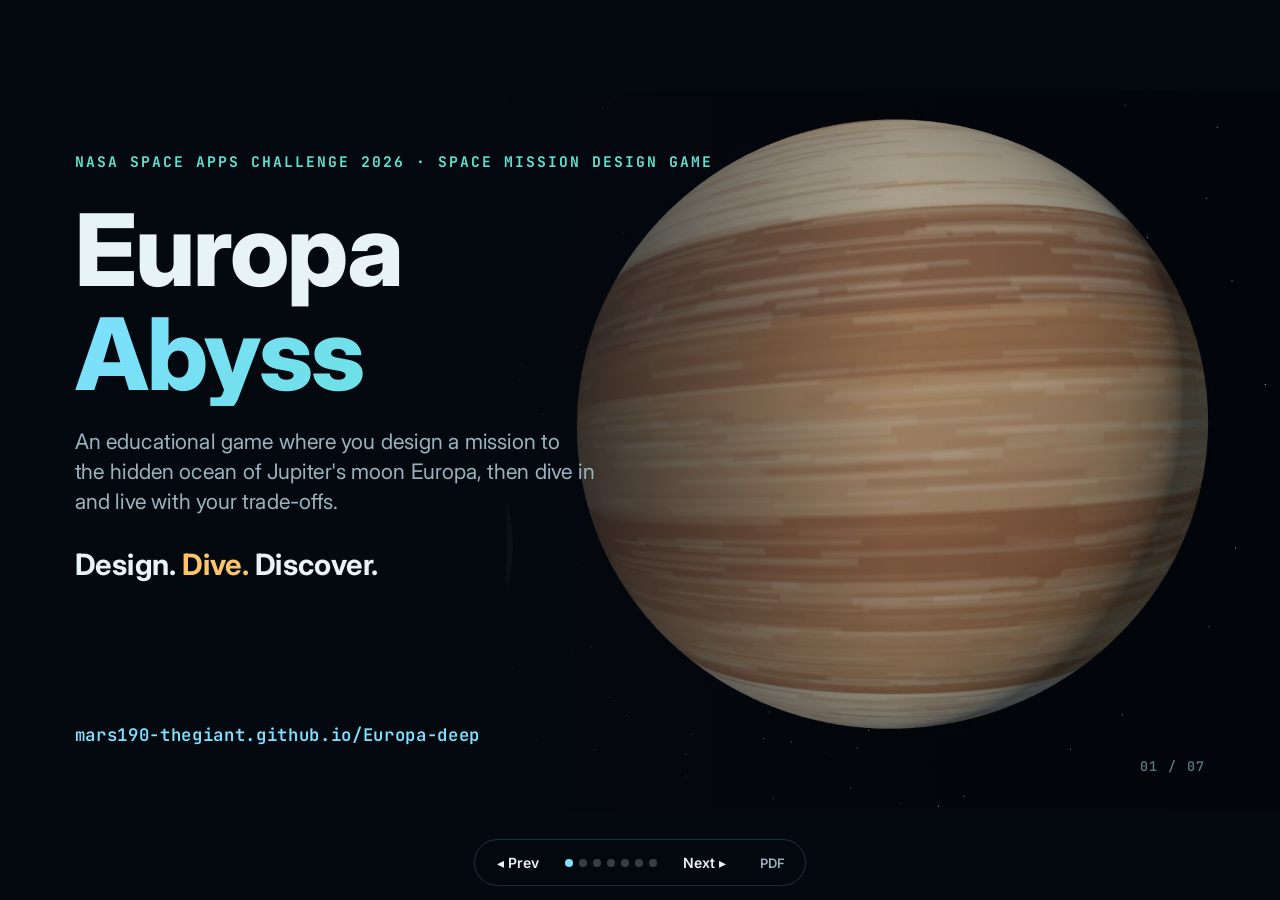
<file: demo/index.html>
<!doctype html>
<html lang="en">
<head>
<meta charset="utf-8">
<meta name="viewport" content="width=device-width, initial-scale=1">
<title>Europa Abyss · Demo</title>
<meta name="description" content="Seven-slide demo of Europa Abyss, an educational space mission design game about Jupiter's moon Europa. NASA Space Apps Challenge 2026.">
<link rel="preconnect" href="https://fonts.googleapis.com">
<link rel="preconnect" href="https://fonts.gstatic.com" crossorigin>
<link href="https://fonts.googleapis.com/css2?family=Inter:wght@400;500;600;700;800&family=JetBrains+Mono:wght@500;700&display=swap" rel="stylesheet">
<style>
:root{
  --bg:#04090f; --panel:rgba(10,24,35,.82); --line:rgba(127,224,255,.18);
  --ink:#e8f3f6; --muted:#9ab3be; --dim:#5d7580;
  --teal:#5fe0d0; --cyan:#7fe0ff; --amber:#ffc46a; --orange:#ff9a5a; --green:#7fff9a; --red:#ff6a5a; --violet:#b49cff;
  --font:"Inter",system-ui,-apple-system,"Segoe UI",Roboto,sans-serif; --mono:"JetBrains Mono",ui-monospace,Menlo,monospace;
  color-scheme:dark;
}
*{box-sizing:border-box}
html,body{margin:0;height:100%;background:var(--bg);color:var(--ink);font-family:var(--font);-webkit-font-smoothing:antialiased;overflow:hidden}
a{color:var(--cyan);text-decoration:none}
a:hover{text-decoration:underline}

/* stage: every slide is designed at 1920x1080 and scaled to fit */
#deck{position:fixed;inset:0;display:grid;place-items:center}
.slide{position:absolute;left:50%;top:50%;width:1920px;height:1080px;margin:-540px 0 0 -960px;transform:scale(var(--s,1));
  background:var(--bg);overflow:hidden;opacity:0;pointer-events:none;transition:opacity .35s ease}
.slide.on{opacity:1;pointer-events:auto}
.pad{position:absolute;inset:0;padding:96px 112px}

.kicker{font:700 22px/1.2 var(--mono);letter-spacing:.16em;text-transform:uppercase;color:var(--teal)}
h1,h2{margin:0;font-weight:800;letter-spacing:-.02em;line-height:1.04}
h2{font-size:76px;margin-top:22px;max-width:1150px}
h2 em{font-style:normal;color:var(--cyan)}
.lead{font-size:32px;line-height:1.42;color:var(--muted);margin:30px 0 0;max-width:820px}
.lead b{color:var(--ink);font-weight:600}
.num{position:absolute;right:112px;bottom:52px;font:600 20px var(--mono);color:var(--dim);letter-spacing:.1em}
.brand{position:absolute;left:112px;bottom:52px;font:700 20px var(--mono);color:var(--dim);letter-spacing:.14em;text-transform:uppercase}
.shot{border-radius:20px;border:1px solid var(--line);box-shadow:0 30px 80px rgba(0,0,0,.6);display:block}
.cap{font:600 18px var(--mono);color:var(--dim);letter-spacing:.06em;margin-top:14px;text-transform:uppercase}

/* 1 title */
.s1 .bg{position:absolute;inset:0;background:url(img/title.jpg) right center/auto 100% no-repeat}
.s1 .bg::after{content:"";position:absolute;inset:0;background:linear-gradient(90deg,rgba(4,9,15,.97) 0%,rgba(4,9,15,.92) 38%,rgba(4,9,15,.25) 70%,rgba(4,9,15,0) 100%)}
.s1 h1{font-size:150px;margin-top:40px;max-width:900px}
.s1 h1 span{display:block;background:linear-gradient(135deg,#7fe0ff,#5fe0d0);-webkit-background-clip:text;background-clip:text;color:transparent}
.s1 .tag{font-size:44px;font-weight:700;margin-top:44px;color:var(--ink)}
.s1 .tag i{font-style:normal;color:var(--amber)}
.s1 .lead{max-width:780px}
.s1 .url{position:absolute;left:112px;bottom:96px;font:600 26px var(--mono);color:var(--cyan)}

/* 2 problem */
.s2 .img{position:absolute;right:-160px;top:100px;width:940px;opacity:.95}
.s2 .img img{width:100%;border-radius:0;border:0;box-shadow:none;-webkit-mask-image:radial-gradient(circle at 50% 50%,#000 46%,transparent 49.5%);mask-image:radial-gradient(circle at 50% 50%,#000 46%,transparent 49.5%)}
.stats{display:flex;gap:28px;margin-top:56px}
.stat{background:var(--panel);border:1px solid var(--line);border-radius:20px;padding:30px 32px;width:330px}
.stat b{display:block;font-size:56px;white-space:nowrap;font-weight:800;color:var(--cyan);letter-spacing:-.02em}
.stat span{display:block;font-size:22px;line-height:1.4;color:var(--muted);margin-top:8px}
.ask{margin-top:52px;font-size:34px;line-height:1.4;max-width:1000px;border-left:4px solid var(--amber);padding-left:28px}
.ask b{color:var(--amber)}

/* 3 solution */
.split{display:grid;grid-template-columns:760px 1fr;gap:72px;align-items:center;height:100%}
.steps{margin-top:44px;display:grid;gap:22px}
.step{display:grid;grid-template-columns:64px 1fr;gap:22px;align-items:start}
.step i{font-style:normal;width:64px;height:64px;border-radius:50%;display:grid;place-items:center;font:800 28px var(--font);color:#02121a;background:linear-gradient(135deg,#2bd1c0,#3aa0ff)}
.step b{display:block;font-size:32px}
.step span{display:block;font-size:24px;line-height:1.4;color:var(--muted);margin-top:4px}
.s3 .shot{width:100%}

/* 4 trade-offs */
.s4 h2{max-width:1700px}
.grid4{display:grid;grid-template-columns:1fr 1fr 1fr;gap:28px;margin-top:52px}
.card{background:var(--panel);border:1px solid var(--line);border-radius:20px;padding:30px 32px}
.card h3{margin:0 0 18px;font:700 20px var(--mono);letter-spacing:.14em;text-transform:uppercase;color:var(--teal)}
.row{display:flex;justify-content:space-between;gap:16px;font-size:24px;padding:11px 0;border-top:1px solid rgba(255,255,255,.07)}
.row:first-of-type{border-top:0}
.row span{color:var(--muted)}
.row b{font-weight:600;white-space:nowrap}
.good{color:var(--green)}.bad{color:var(--red)}.mid{color:var(--amber)}
.strip{display:grid;grid-template-columns:1fr 1fr 1fr;gap:28px;margin-top:28px}
.strip figure{margin:0}
.strip img{width:100%;height:250px;object-fit:cover;object-position:top left}
.strip .wide img{object-position:center}

/* 5 science */
.s5 .split{grid-template-columns:1fr 760px}
.facts{margin-top:40px;display:grid;gap:16px}
.fact{display:grid;grid-template-columns:200px 1fr;gap:24px;align-items:baseline;font-size:25px;line-height:1.38;padding:16px 0;border-top:1px solid rgba(255,255,255,.08)}
.fact:first-child{border-top:0}
.fact .m{font:700 18px var(--mono);letter-spacing:.08em;text-transform:uppercase;color:var(--cyan)}
.fact .m small{display:block;color:var(--dim);font-size:16px;margin-top:4px}
.s5 .shot{width:100%}
.note{font-size:22px;color:var(--muted);margin-top:26px}

/* 6 impact */
.s6 .split{grid-template-columns:640px 1fr}
.pair{display:grid;grid-template-columns:560px 1fr;gap:28px;align-items:start}
.pair img{width:100%}
.pair .end{height:auto}
.pair .sim{height:400px;object-fit:cover;object-position:50% 40%}
.bars{margin-top:22px;background:var(--panel);border:1px solid var(--line);border-radius:20px;padding:24px 28px}
.bars h3{margin:0 0 12px;font:700 18px var(--mono);letter-spacing:.12em;text-transform:uppercase;color:var(--teal)}
.bar{display:grid;grid-template-columns:190px 1fr 64px;gap:14px;align-items:center;font-size:20px;margin:9px 0}
.bar div{height:14px;border-radius:7px;background:rgba(255,255,255,.07);overflow:hidden}
.bar div i{display:block;height:100%;border-radius:7px}
.bar b{text-align:right;font-family:var(--mono);font-size:19px}
.who{margin-top:40px;display:grid;gap:20px}
.who p{margin:0;font-size:26px;line-height:1.42;color:var(--muted);padding-left:26px;border-left:3px solid var(--teal)}
.who p b{color:var(--ink);font-weight:600}

/* 7 links */
.s7 .bg{position:absolute;inset:0;background:url(img/title.jpg) right center/auto 100% no-repeat;opacity:.35}
.s7 .bg::after{content:"";position:absolute;inset:0;background:linear-gradient(90deg,rgba(4,9,15,1) 25%,rgba(4,9,15,.55) 70%,rgba(4,9,15,.2))}
.links{margin-top:56px;display:grid;gap:22px;max-width:1150px}
.link{display:grid;grid-template-columns:270px 1fr;gap:24px;align-items:center;background:var(--panel);border:1px solid var(--line);border-radius:18px;padding:24px 30px}
.link span{font:700 19px var(--mono);letter-spacing:.12em;text-transform:uppercase;color:var(--teal)}
.link a{font:600 28px var(--mono);word-break:break-all}
.qr{position:absolute;right:140px;top:250px;background:#fff;border-radius:24px;padding:26px;width:400px}
.qr img{width:100%;display:block}
.qr p{margin:14px 0 0;text-align:center;color:#04121a;font:700 20px var(--mono);letter-spacing:.06em}
.built{margin-top:44px;font-size:23px;color:var(--muted);max-width:1150px;line-height:1.5}

/* controls */
#nav{position:fixed;left:50%;bottom:14px;transform:translateX(-50%);display:flex;gap:8px;align-items:center;z-index:5;background:rgba(4,9,15,.7);border:1px solid var(--line);border-radius:999px;padding:6px 8px;backdrop-filter:blur(6px)}
#nav button{font:600 14px var(--font);color:var(--ink);background:transparent;border:0;border-radius:999px;padding:8px 14px;cursor:pointer}
#nav button:hover{background:rgba(127,224,255,.12)}
#nav button:focus-visible{outline:2px solid var(--cyan)}
#nav .dots{display:flex;gap:6px;padding:0 4px}
#nav .dots i{width:8px;height:8px;border-radius:50%;background:rgba(255,255,255,.22);cursor:pointer}
#nav .dots i.on{background:var(--cyan)}
#nav a{font:600 13px var(--font);color:var(--muted);padding:8px 12px}

/* print / PDF: one slide per page */
@page{size:1920px 1080px;margin:0}
@media print{
  html,body{overflow:visible;height:auto}
  #deck{position:static;display:block}
  #nav{display:none}
  .slide{position:relative;left:auto;top:auto;margin:0;transform:none;opacity:1;break-after:page;page-break-after:always}
  .slide:last-child{break-after:auto}
}
</style>
</head>
<body>
<main id="deck">

<!-- 1 · TITLE -->
<section class="slide s1" aria-label="Title">
  <div class="bg"></div>
  <div class="pad">
    <div class="kicker">NASA Space Apps Challenge 2026 · Space Mission Design Game</div>
    <h1>Europa <span>Abyss</span></h1>
    <p class="lead">An educational game where you design a mission to the hidden ocean of Jupiter's moon Europa, then dive in and live with your trade-offs.</p>
    <div class="tag">Design. <i>Dive.</i> Discover.</div>
    <div class="url">mars190-thegiant.github.io/Europa-deep</div>
  </div>
  <div class="num">01 / 07</div>
</section>

<!-- 2 · PROBLEM -->
<section class="slide s2" aria-label="The problem">
  <div class="img"><img src="img/globe.jpg" alt="Rotating 3D globe of Europa on the game's landing page"></div>
  <div class="pad">
    <div class="kicker">The problem</div>
    <h2>Under ~20 km of ice, Europa hides <em>an ocean</em>.</h2>
    <div class="stats">
      <div class="stat"><b>2×</b><span>the water of all of Earth's oceans, possibly</span></div>
      <div class="stat"><b>15–25 km</b><span>of ice shell over an ocean 60–150 km deep</span></div>
      <div class="stat"><b>3</b><span>ingredients for life: water, chemistry, energy</span></div>
    </div>
    <p class="ask">It is one of the best places to search for life. But reaching it is <b>a chain of hard choices</b>: mass, power, cost, travel time and risk. Students read about missions. They rarely get to make those choices.</p>
  </div>
  <div class="brand">Europa Abyss</div><div class="num">02 / 07</div>
</section>

<!-- 3 · SOLUTION -->
<section class="slide s3" aria-label="Our solution">
  <div class="pad">
    <div class="split">
      <div>
        <div class="kicker">Our solution</div>
        <h2>You are the <em>mission designer</em>.</h2>
        <p class="lead">A free browser game, on computers and phones, in English or Portuguese. Nothing to install.</p>
        <div class="steps">
          <div class="step"><i>1</i><div><b>Design</b><span>Pick a target on Europa, a rocket, a trajectory and a crew, all inside a fixed budget.</span></div></div>
          <div class="step"><i>2</i><div><b>Plan</b><span>Build the base, upgrade the submarine, choose instruments, balance power.</span></div></div>
          <div class="step"><i>3</i><div><b>Dive</b><span>Pilot a submarine through four ocean zones in 3D, scan, go on EVAs, talk with the crew.</span></div></div>
        </div>
      </div>
      <figure style="margin:0">
        <img class="shot" src="img/design-map.jpg" alt="Mission design screen with a map of Europa and four landing targets">
        <div class="cap">Real screen · choosing where to land on Europa</div>
      </figure>
    </div>
  </div>
  <div class="brand">Europa Abyss</div><div class="num">03 / 07</div>
</section>

<!-- 4 · HOW THE MISSION WORKS -->
<section class="slide s4" aria-label="How the mission works">
  <div class="pad">
    <div class="kicker">How the mission works</div>
    <h2>Every choice has a cost, and <em>the ocean remembers it</em>.</h2>
    <div class="grid4">
      <div class="card"><h3>Rocket · budget 200</h3>
        <div class="row"><span>Atlas V 551</span><b><span class="good">35</span> · 12 t cargo</b></div>
        <div class="row"><span>Falcon Heavy</span><b><span class="mid">55</span> · 18 t cargo</b></div>
        <div class="row"><span>SLS Block 1</span><b><span class="bad">100</span> · 26 t cargo</b></div>
      </div>
      <div class="card"><h3>Trajectory</h3>
        <div class="row"><span>Direct</span><b>2.7 yr · <span class="bad">65% cargo</span></b></div>
        <div class="row"><span>Mars-Earth (MEGA)</span><b>5.5 yr · 100% cargo</b></div>
        <div class="row"><span>Venus-Earth (VEEGA)</span><b>6.5 yr · <span class="good">115%</span>, tired crew</b></div>
      </div>
      <div class="card"><h3>In the ocean</h3>
        <div class="row"><span>Resources</span><b>O₂ · energy · hull · morale</b></div>
        <div class="row"><span>Events</span><b>random forest, 9 trees</b></div>
        <div class="row"><span>Odds shaped by</span><b>your earlier choices</b></div>
      </div>
    </div>
    <div class="strip">
      <figure><img class="shot" src="img/design-rocket.jpg" alt="Rocket and trajectory selection screen"><div class="cap">Rocket and trajectory</div></figure>
      <figure class="wide"><img class="shot" src="img/base.jpg" alt="3D base on the ice with module list"><div class="cap">Base on the ice</div></figure>
      <figure class="wide"><img class="shot" src="img/dive.jpg" alt="3D submarine diving in Europa's ocean"><div class="cap">Dive · 4 zones, 20 to 98 km</div></figure>
    </div>
  </div>
  <div class="brand">Europa Abyss</div><div class="num">04 / 07</div>
</section>

<!-- 5 · NASA SCIENCE -->
<section class="slide s5" aria-label="NASA science inside">
  <div class="pad">
    <div class="split">
      <div>
        <div class="kicker">NASA science inside</div>
        <h2>Fiction for the story. <em>Real data</em> for everything else.</h2>
        <div class="facts">
          <div class="fact"><div class="m">Europa Clipper<small>2024 → 2030</small></div><div>Launched on a Falcon Heavy and flies the Mars-Earth gravity assist. The game offers the same rocket and route.</div></div>
          <div class="fact"><div class="m">Galileo<small>1995–2003</small></div><div>Magnetometer data gave the first strong evidence of a salty ocean.</div></div>
          <div class="fact"><div class="m">Juno<small>2022 flyby</small></div><div>Measured about 29 km of ice in the region it observed.</div></div>
          <div class="fact"><div class="m">Webb · Hubble</div><div>Carbon on the surface and signs of water vapor plumes.</div></div>
        </div>
        <p class="note">Every scan reveals one of these facts with its source. The full source list is in the project repository.</p>
      </div>
      <figure style="margin:0">
        <img class="shot" src="img/dive-log.jpg" alt="Dive log showing a scenario, a NASA fact and a crew message">
        <div class="cap">Real screen · dive log with a NASA fact</div>
      </figure>
    </div>
  </div>
  <div class="brand">Europa Abyss</div><div class="num">05 / 07</div>
</section>

<!-- 6 · IMPACT -->
<section class="slide s6" aria-label="Impact">
  <div class="pad">
    <div class="split">
      <div>
        <div class="kicker">Impact</div>
        <h2>The game <em>explains</em> why your mission worked, or didn't.</h2>
        <div class="who">
          <p><b>The final report reads the data for you.</b> "Two blackouts in a row. Engineering lesson: a power budget needs margin, just like real spacecraft."</p>
          <p><b>A simulation lab for classrooms.</b> Five ready-made designs, 200 runs each, with charts and a plain-language verdict.</p>
          <p><b>For middle and high school.</b> Academic tone, bilingual, works on phones, and an international crew that includes a wheelchair-using chief engineer.</p>
        </div>
      </div>
      <div class="pair">
        <figure style="margin:0"><img class="shot end" src="img/end.jpg" alt="End-of-mission report with grade, resource chart and interpretation"><div class="cap">Mission report</div></figure>
        <div>
          <figure style="margin:0"><img class="shot sim" src="img/sim.jpg" alt="Mission simulator with five presets and charts"><div class="cap">Simulator · 200 missions per design</div></figure>
          <div class="bars"><h3>Success rate · 200 runs</h3>
            <div class="bar"><span>The Clipper recipe</span><div><i style="width:96%;background:var(--green)"></i></div><b>96%</b></div>
            <div class="bar"><span>Deep dive</span><div><i style="width:56%;background:var(--amber)"></i></div><b>~56%</b></div>
            <div class="bar"><span>Too much saving</span><div><i style="width:1.5%;background:var(--red)"></i></div><b>0%</b></div>
          </div>
        </div>
      </div>
    </div>
  </div>
  <div class="brand">Europa Abyss</div><div class="num">06 / 07</div>
</section>

<!-- 7 · TRY IT -->
<section class="slide s7" aria-label="Try it">
  <div class="bg"></div>
  <div class="pad">
    <div class="kicker">Try it now</div>
    <h2>Design your own mission to <em>Europa</em>.</h2>
    <div class="links">
      <div class="link"><span>Start here</span><a href="https://mars190-thegiant.github.io/Europa-deep/">mars190-thegiant.github.io/Europa-deep</a></div>
      <div class="link"><span>Full game</span><a href="https://mars190-thegiant.github.io/Europa-deep/jogo.html">…/Europa-deep/jogo.html</a></div>
      <div class="link"><span>Source code</span><a href="https://github.com/Mars190-theGiant/Europa-deep">github.com/Mars190-theGiant/Europa-deep</a></div>
    </div>
    <p class="built">Built with HTML5, JavaScript, Three.js, Canvas and the Web Audio API. Original adaptive soundtrack. Hosted on GitHub Pages. No login, no install.</p>
  </div>
  <div class="qr"><img src="img/qr.svg" alt="QR code linking to the game"><p>Scan to play</p></div>
  <div class="brand">Europa Abyss</div><div class="num">07 / 07</div>
</section>

</main>

<nav id="nav" aria-label="Slide navigation">
  <button id="prev" aria-label="Previous slide">◂ Prev</button>
  <div class="dots" id="dots"></div>
  <button id="next" aria-label="Next slide">Next ▸</button>
  <a href="europa-abyss-demo.pdf" download>PDF</a>
</nav>

<script>
(() => {
  const slides = [...document.querySelectorAll('.slide')];
  const dots = document.getElementById('dots');
  let i = 0;
  slides.forEach((_, k) => { const d = document.createElement('i'); d.title = 'Slide ' + (k + 1); d.onclick = () => go(k); dots.appendChild(d); });
  function fit() { const s = Math.min(innerWidth / 1920, innerHeight / 1080); document.documentElement.style.setProperty('--s', s); slides.forEach(x => x.style.setProperty('--s', s)); }
  function go(k) {
    i = Math.max(0, Math.min(slides.length - 1, k));
    slides.forEach((x, n) => x.classList.toggle('on', n === i));
    [...dots.children].forEach((d, n) => d.classList.toggle('on', n === i));
    try { history.replaceState(null, '', '#' + (i + 1)); } catch (e) {}
  }
  addEventListener('resize', fit); fit();
  addEventListener('keydown', e => {
    if (['ArrowRight', 'PageDown', ' ', 'Enter'].includes(e.key)) { e.preventDefault(); go(i + 1); }
    if (['ArrowLeft', 'PageUp', 'Backspace'].includes(e.key)) { e.preventDefault(); go(i - 1); }
    if (e.key === 'Home') go(0); if (e.key === 'End') go(slides.length - 1);
  });
  document.getElementById('prev').onclick = () => go(i - 1);
  document.getElementById('next').onclick = () => go(i + 1);
  let x0 = null;
  addEventListener('touchstart', e => { x0 = e.touches[0].clientX; }, { passive: true });
  addEventListener('touchend', e => { if (x0 === null) return; const dx = e.changedTouches[0].clientX - x0; if (Math.abs(dx) > 40) go(i + (dx < 0 ? 1 : -1)); x0 = null; });
  go((parseInt(location.hash.slice(1), 10) || 1) - 1);
})();
</script>
</body>
</html>
</file>
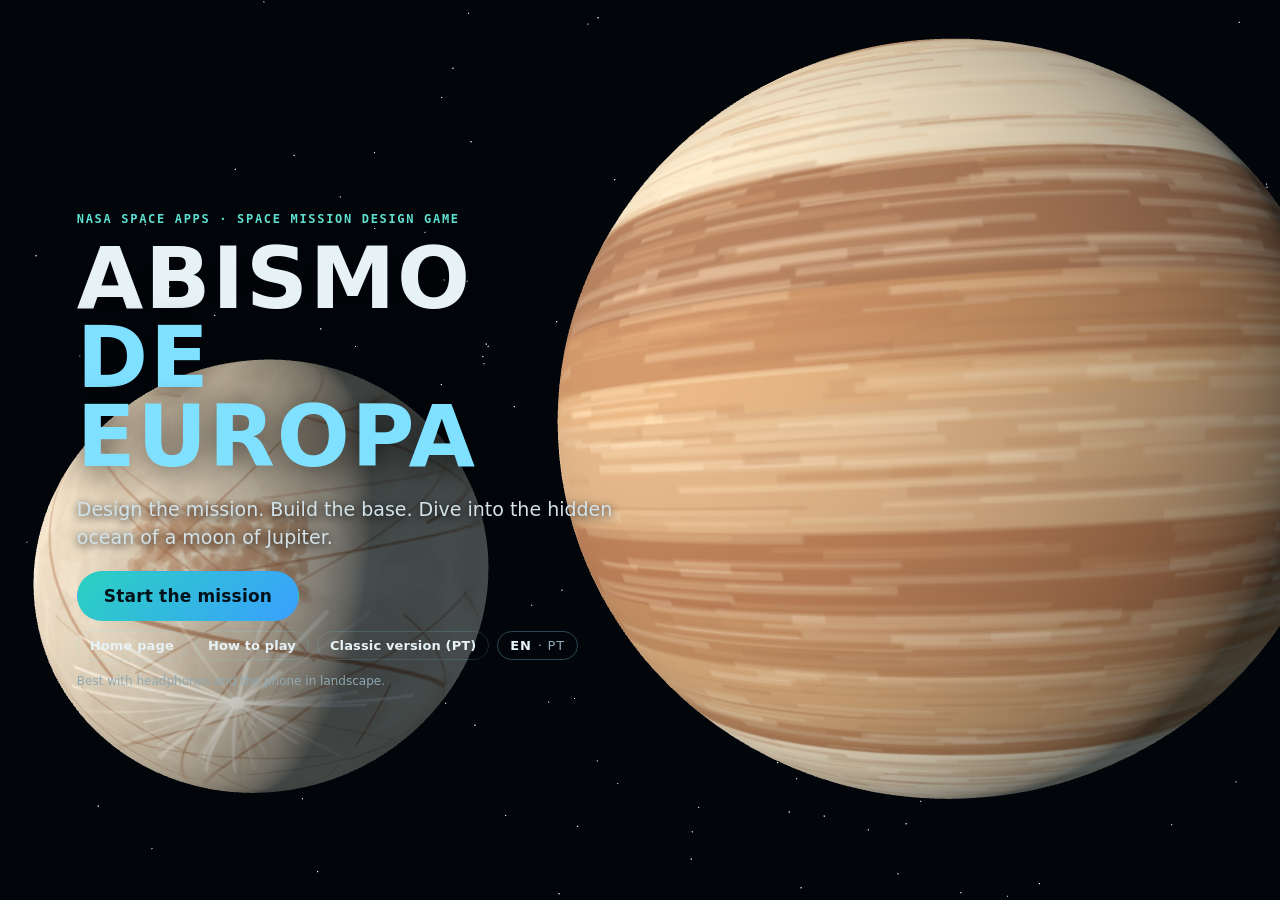
<file: jogo.html>
<!doctype html>
<html lang="en">
<head>
<meta charset="utf-8">
<meta name="viewport" content="width=device-width, initial-scale=1, viewport-fit=cover, user-scalable=no">
<meta name="theme-color" content="#04090f">
<meta name="apple-mobile-web-app-capable" content="yes">
<title>Abismo de Europa · the game</title>
<meta name="title-pt" content="Abismo de Europa · o jogo">
<link rel="icon" href="data:image/svg+xml,%3Csvg xmlns='http://www.w3.org/2000/svg' viewBox='0 0 32 32'%3E%3Ccircle cx='16' cy='16' r='13' fill='%23d8cfc0'/%3E%3Cpath d='M5 13c8 3 14-4 22 1M7 21c6-2 12 3 19-2' stroke='%23965f3c' stroke-width='1.6' fill='none'/%3E%3C/svg%3E">
<link rel="stylesheet" href="css/base.css">
<link rel="stylesheet" href="css/game.css">
</head>
<body>
<canvas id="view" aria-label="3D scene" data-pt-aria="Cena 3D"></canvas>
<div id="ui">
  <!-- barra de recursos -->
  <div id="hud" hidden>
    <div class="res" id="res"></div>
    <div class="hud-r">
      <span id="hud-cycle" class="pill"></span>
      <button class="ico" id="b-map" title="Map (M)" data-pt-title="Mapa (M)">🗺</button>
      <button class="ico" id="b-diary" title="Log (D)" data-pt-title="Diário (D)">📓</button>
      <button class="ico" id="b-mute" title="Sound (S)" data-pt-title="Som (S)">🔊</button>
    </div>
  </div>

  <!-- abertura -->
  <section id="s-title" class="screen">
    <div class="title-box">
      <p class="kicker">NASA Space Apps · Space Mission Design Game</p>
      <h1>ABISMO<br><span>DE EUROPA</span></h1>
      <p class="sub" data-pt="Projete a missão. Monte a base. Mergulhe no oceano escondido de uma lua de Júpiter.">Design the mission. Build the base. Dive into the hidden ocean of a moon of Jupiter.</p>
      <div class="row"><button class="btn primary big" id="b-start" data-pt="Começar a missão">Start the mission</button></div>
      <div class="row small"><a href="./" class="btn ghost small" data-pt="Página inicial">Home page</a><button class="btn ghost small" id="b-how" data-pt="Como jogar">How to play</button><a href="classico/" class="btn ghost small" data-pt="Versão clássica">Classic version (PT)</a><button class="btn ghost small lang" data-lang-toggle>EN · PT</button></div>
      <p class="hint" data-pt="Melhor com fones e o celular deitado.">Best with headphones and the phone in landscape.</p>
    </div>
  </section>

  <!-- projeto da missão -->
  <section id="s-design" class="screen" hidden>
    <div class="design">
      <header class="d-head">
        <p class="kicker" data-pt="Projeto da missão">Mission design</p>
        <nav class="steps" id="steps"></nav>
      </header>
      <div class="d-body" id="d-body"></div>
      <footer class="d-foot">
        <div class="d-meters" id="d-meters"></div>
        <div class="d-nav"><button class="btn ghost" id="d-prev" data-pt="◂ Voltar">◂ Back</button><button class="btn primary" id="d-next" data-pt="Próximo ▸">Next ▸</button></div>
      </footer>
    </div>
  </section>

  <!-- planejamento entre ciclos -->
  <section id="s-plan" class="screen" hidden>
    <aside class="panel plan-panel">
      <nav class="tabs" id="plan-tabs"></nav>
      <div class="tab-body" id="plan-body"></div>
    </aside>
    <aside class="panel plan-side" id="plan-side"></aside>
    <div class="plan-go"><button class="btn warm big" id="b-dive" data-pt="Mergulhar ▸">Dive ▸</button></div>
  </section>

  <!-- mergulho -->
  <section id="s-dive" class="screen" hidden>
    <div class="zone-box" id="zone-box"></div>
    <div class="log" id="log"></div>
    <div class="actions" id="actions"></div>
  </section>

  <!-- EVA -->
  <section id="s-eva" class="screen" hidden>
    <div class="eva-top"><div class="suit"><span data-pt="O₂ DO TRAJE">SUIT O₂</span><i><s id="suit-bar"></s></i><b id="suit-txt"></b></div><div class="pill" id="eva-count"></div></div>
    <div class="eva-help" id="eva-help" data-pt="WASD ou setas: mover · Espaço/C: subir/descer · Shift: nadar rápido · arraste: câmera · E: entrar na eclusa">WASD or arrows: move · Space/C: up/down · Shift: swim fast · drag: camera · E: enter the airlock</div>
    <div class="stick" id="stick"><i></i></div>
    <div class="eva-btns"><button class="btn small" id="eva-up" data-pt="▲ subir">▲ up</button><button class="btn small" id="eva-down" data-pt="▼ descer">▼ down</button><button class="btn warm" id="eva-back" data-pt="Voltar à eclusa">Back to the airlock</button></div>
  </section>

  <!-- fim -->
  <section id="s-end" class="screen" hidden><div class="end" id="end"></div></section>

  <!-- diálogo -->
  <div id="dlg" hidden>
    <div class="dlg-box">
      <img id="dlg-img" alt="">
      <div class="dlg-main">
        <div class="dlg-who"><b id="dlg-name"></b><span id="dlg-role"></span></div>
        <p id="dlg-text"></p>
        <div id="dlg-choices"></div>
        <p id="dlg-note"></p>
        <button class="btn small" id="dlg-next" data-pt="Continuar ▸">Continue ▸</button>
      </div>
    </div>
  </div>

  <div id="card" hidden></div>
  <div id="sheet" hidden><div class="sheet-box"><button class="ico close" id="sheet-x" aria-label="Close" data-pt-aria="Fechar">✕</button><div id="sheet-body"></div></div></div>
  <div id="toast" hidden></div>
  <div id="fade"><span id="fade-txt"></span></div>
  <div id="rotate" hidden><div><p>📱↻</p><p data-pt="Gire o celular para jogar deitado.">Turn your phone sideways to play in landscape.</p><button class="btn small" id="rot-ok" data-pt="Continuar assim">Keep it like this</button></div></div>
</div>

<script src="lib/three.min.js"></script>
<script>window.THREE || document.write('<script src="https://cdn.jsdelivr.net/npm/three@0.128.0/build/three.min.js"><\/script>')</script>
<script type="module" src="src/game.js"></script>
</body>
</html>
</file>
<file: css/base.css>
/* Abismo de Europa · estilos compartilhados (página inicial e jogo) */
:root {
  --bg: #04090f; --bg2: #08131c; --panel: rgba(9, 22, 32, .86); --panel2: rgba(14, 32, 46, .92);
  --line: rgba(127, 224, 255, .16); --grid: rgba(255, 255, 255, .08);
  --ink: #e6f2f5; --muted: #8fa9b4; --dim: #5d7580;
  --teal: #5fe0d0; --cyan: #7fe0ff; --amber: #ffc46a; --orange: #ff9a5a; --green: #7fff9a; --red: #ff6a5a; --violet: #b49cff;
  --o2: #7fe0ff; --energy: #ffc46a; --hull: #c9d4dc; --morale: #ff9ac8; --budget: #7fff9a; --science: #b49cff;
  --radius: 14px; --font: "Inter", system-ui, -apple-system, "Segoe UI", Roboto, sans-serif; --mono: "JetBrains Mono", ui-monospace, Menlo, monospace;
  --safe-l: env(safe-area-inset-left, 0px); --safe-r: env(safe-area-inset-right, 0px); --safe-t: env(safe-area-inset-top, 0px); --safe-b: env(safe-area-inset-bottom, 0px);
  color-scheme: dark;
}
* { box-sizing: border-box; }
html, body { margin: 0; background: var(--bg); color: var(--ink); font-family: var(--font); -webkit-font-smoothing: antialiased; }
a { color: var(--cyan); }
button { font: inherit; color: inherit; cursor: pointer; }
.btn { text-decoration: none; display: inline-flex; align-items: center; justify-content: center; gap: 6px; border: 1px solid var(--line); background: var(--panel2); color: var(--ink); padding: 10px 16px; border-radius: 999px; font-weight: 600; letter-spacing: .01em; transition: transform .15s, background .15s, border-color .15s; touch-action: manipulation; }
.btn:hover:not(:disabled) { border-color: var(--cyan); transform: translateY(-1px); }
.btn:disabled { opacity: .4; cursor: not-allowed; }
.btn.primary { background: linear-gradient(135deg, #2bd1c0, #3aa0ff); color: #02121a; border-color: transparent; }
.btn.warm { background: linear-gradient(135deg, #ffc46a, #ff8a4a); color: #1a0c02; border-color: transparent; }
.btn.ghost { background: transparent; }
.btn.small { padding: 6px 12px; font-size: 13px; }
.chip { border: 1px solid var(--line); background: rgba(8, 20, 30, .7); color: var(--muted); padding: 7px 13px; border-radius: 999px; font-size: 13px; font-weight: 600; }
.chip.on { color: #02121a; background: var(--cyan); border-color: var(--cyan); }
.kicker { font: 600 12px/1.2 var(--mono); letter-spacing: .14em; text-transform: uppercase; color: var(--teal); }
.muted { color: var(--muted); }
.tag { display: inline-block; font: 700 10px/1 var(--mono); letter-spacing: .08em; text-transform: uppercase; padding: 4px 7px; border-radius: 6px; background: rgba(127, 224, 255, .12); color: var(--cyan); }
.tag.bom { background: rgba(127, 255, 154, .14); color: var(--green); }
.tag.arriscado, .tag.atenção { background: rgba(255, 196, 106, .15); color: var(--amber); }
.tag.frágil { background: rgba(255, 106, 90, .16); color: var(--red); }
.tag.troca { background: rgba(180, 156, 255, .15); color: var(--violet); }
.legend { display: flex; flex-wrap: wrap; gap: 6px 14px; font-size: 12px; color: var(--muted); }
.legend i { display: inline-block; width: 10px; height: 10px; border-radius: 3px; margin-right: 5px; vertical-align: -1px; }
canvas.chart { width: 100%; display: block; }
:focus-visible { outline: 2px solid var(--cyan); outline-offset: 2px; }
@media (prefers-reduced-motion: reduce) { * { transition: none !important; animation: none !important; } }

/* botão de idioma */
.lang { font: inherit; font-size: 12px; letter-spacing: .06em; color: var(--muted); background: transparent; border: 1px solid rgba(127,224,255,.3); border-radius: 999px; padding: 5px 10px; cursor: pointer; }
.lang b { color: var(--ink); }
.lang:hover { border-color: rgba(127,224,255,.7); }
</file>
<file: css/site.css>
/* Página inicial */
html { scroll-behavior: smooth; }
body { overflow-x: hidden; }
.wrap { max-width: 1120px; margin: 0 auto; padding: 0 max(20px, var(--safe-l)); }
.wrap.narrow { max-width: 760px; }
.center { text-align: center; justify-content: center; }
h1, h2, h3 { margin: 0 0 14px; line-height: 1.1; letter-spacing: -.02em; }
h1 { font-size: clamp(30px, 5.2vw, 60px); font-weight: 800; }
h1 em { font-style: normal; background: linear-gradient(90deg, var(--cyan), var(--amber)); -webkit-background-clip: text; background-clip: text; color: transparent; }
h2 { font-size: clamp(24px, 3.4vw, 40px); font-weight: 750; max-width: 22ch; }
.center h2 { margin-left: auto; margin-right: auto; }
h3 { font-size: 22px; }
.lead { font-size: clamp(16px, 1.6vw, 19px); line-height: 1.55; color: #c7dbe2; max-width: 56ch; }
.lead.small { font-size: 16px; }
section { position: relative; }

.top { position: fixed; z-index: 20; top: 0; left: 0; right: 0; display: flex; align-items: center; justify-content: space-between; padding: calc(12px + var(--safe-t)) max(20px, var(--safe-r)) 12px max(20px, var(--safe-l)); background: linear-gradient(#04090fdd, #04090f00); }
.brand { font: 800 15px/1 var(--mono); letter-spacing: .18em; color: var(--ink); text-decoration: none; }
.brand span { color: var(--teal); }
.top nav { display: flex; gap: 18px; align-items: center; }
.top nav a:not(.btn) { color: var(--muted); text-decoration: none; font-size: 14px; font-weight: 600; }
.top nav a:not(.btn):hover { color: var(--ink); }

.hero { min-height: 100svh; display: grid; grid-template-columns: minmax(0, 1fr) minmax(0, 1fr); align-items: center; overflow: hidden; }
#globo { position: absolute; inset: 0; width: 100%; height: 100%; display: block; touch-action: pan-y; cursor: grab; }
.hero-copy { position: relative; z-index: 2; padding: 110px max(20px, var(--safe-l)) 40px; max-width: 640px; margin-left: max(0px, calc((100vw - 1120px) / 2)); pointer-events: none; }
.hero-copy .cta, .hero-copy a { pointer-events: auto; }
.cta { display: flex; gap: 12px; flex-wrap: wrap; margin-top: 24px; }
.globe-ui { position: absolute; z-index: 3; right: max(20px, var(--safe-r)); bottom: 28px; width: min(440px, 46vw); display: flex; flex-direction: column; gap: 10px; align-items: flex-end; text-align: right; }
.chips { display: flex; gap: 6px; flex-wrap: wrap; justify-content: flex-end; }
.globe-cap { margin: 0; font-size: 13px; line-height: 1.45; color: var(--muted); min-height: 3em; background: rgba(4, 9, 15, .55); padding: 8px 10px; border-radius: 10px; }
.sites { display: flex; gap: 6px; flex-wrap: wrap; justify-content: flex-end; }
.sites button { background: rgba(8, 20, 30, .75); border: 1px solid var(--line); border-radius: 10px; padding: 6px 10px; font-size: 12px; color: var(--ink); text-align: left; }
.sites button i { display: inline-block; width: 8px; height: 8px; border-radius: 50%; margin-right: 6px; }
.sites button.on { border-color: var(--amber); }
.site-card { width: 100%; background: var(--panel); border: 1px solid var(--line); border-radius: 12px; padding: 12px 14px; text-align: left; font-size: 13px; line-height: 1.5; }
.site-card b { font-size: 15px; }
.scroll { position: absolute; z-index: 3; left: 50%; bottom: 14px; color: var(--muted); text-decoration: none; font-size: 22px; animation: bob 2s infinite; }
@keyframes bob { 50% { transform: translateY(6px); } }

.story { padding: 110px 0 80px; background: linear-gradient(var(--bg), var(--bg2)); }
.facts { display: grid; grid-template-columns: repeat(3, 1fr); gap: 18px; margin: 34px 0 60px; }
.facts article { background: var(--panel); border: 1px solid var(--line); border-radius: var(--radius); padding: 22px; }
.facts b { display: block; font-size: 38px; font-weight: 800; color: var(--cyan); margin-bottom: 8px; letter-spacing: -.02em; }
.facts p { margin: 0 0 10px; line-height: 1.5; color: #c7dbe2; }
.facts small { color: var(--dim); font: 600 11px var(--mono); letter-spacing: .06em; text-transform: uppercase; }
.tradeoff { display: grid; grid-template-columns: 1.1fr 1fr; gap: 40px; align-items: start; }
.tradeoff p { line-height: 1.6; color: #c7dbe2; }
.loop { list-style: none; margin: 0; padding: 0; counter-reset: s; display: grid; gap: 12px; }
.loop li { counter-increment: s; background: var(--panel); border: 1px solid var(--line); border-radius: var(--radius); padding: 16px 18px 16px 62px; position: relative; }
.loop li::before { content: counter(s); position: absolute; left: 18px; top: 16px; width: 30px; height: 30px; border-radius: 50%; background: var(--teal); color: #02121a; font-weight: 800; display: grid; place-items: center; }
.loop b { display: block; font-size: 17px; margin-bottom: 4px; }
.loop span { color: var(--muted); line-height: 1.5; font-size: 14px; }

.sim { padding: 90px 0; background: var(--bg2); border-top: 1px solid var(--line); }
.presets { display: grid; grid-template-columns: repeat(5, 1fr); gap: 12px; margin: 28px 0 22px; }
.preset { text-align: left; background: var(--panel); border: 1px solid var(--line); border-radius: var(--radius); padding: 14px; display: flex; flex-direction: column; gap: 8px; min-height: 190px; transition: border-color .15s, transform .15s; }
.preset:hover { transform: translateY(-2px); border-color: var(--cyan); }
.preset.on { border-color: var(--amber); box-shadow: 0 0 0 1px var(--amber) inset; }
.preset b { font-size: 16px; }
.preset .spec { font: 600 11px/1.4 var(--mono); color: var(--teal); }
.preset p { margin: 0; font-size: 13px; line-height: 1.45; color: var(--muted); flex: 1; }
.preset .pct { font-size: 13px; font-weight: 700; }
.preset .pct i { display: block; height: 5px; border-radius: 3px; background: var(--grid); margin-top: 5px; overflow: hidden; }
.preset .pct i s { display: block; height: 100%; background: var(--green); text-decoration: none; transition: width .6s; }
.result { background: var(--panel); border: 1px solid var(--line); border-radius: 18px; padding: 22px; }
.res-head { display: flex; gap: 28px; align-items: center; flex-wrap: wrap; margin-bottom: 18px; }
.res-head .big b { font-size: 56px; font-weight: 800; letter-spacing: -.03em; }
.res-head .big span { display: block; color: var(--muted); font-size: 13px; }
.res-head .mini { display: flex; gap: 24px; flex: 1; }
.res-head .mini b { font-size: 24px; display: block; }
.res-head .mini span { color: var(--muted); font-size: 12px; }
.res-grid { display: grid; grid-template-columns: 1.3fr 1fr; gap: 22px; }
figure { margin: 0; }
figcaption { font-size: 13px; font-weight: 600; margin-bottom: 8px; }
figcaption.mt { margin-top: 20px; }
.legend { margin-top: 8px; }
.interp { display: grid; grid-template-columns: repeat(2, 1fr); gap: 10px; margin-top: 20px; }
.interp div { background: rgba(255, 255, 255, .03); border: 1px solid var(--grid); border-radius: 12px; padding: 12px 14px; font-size: 14px; line-height: 1.5; color: #d2e2e8; }
.interp .tag { margin-right: 8px; }

.quiz { padding: 90px 0; }
.quiz-box { background: var(--panel); border: 1px solid var(--line); border-radius: 18px; padding: 22px; margin-top: 20px; }
.quiz-q { font-size: 19px; font-weight: 700; margin: 6px 0 16px; line-height: 1.35; }
.quiz-opts { display: grid; gap: 8px; }
.quiz-opts button { text-align: left; background: rgba(255, 255, 255, .03); border: 1px solid var(--grid); border-radius: 12px; padding: 12px 14px; font-size: 15px; }
.quiz-opts button.ok { border-color: var(--green); background: rgba(127, 255, 154, .08); }
.quiz-opts button.no { border-color: var(--red); background: rgba(255, 106, 90, .08); }
.quiz-why { margin: 14px 0 0; line-height: 1.55; color: #c7dbe2; font-size: 14px; }
.quiz-nav { display: flex; justify-content: space-between; align-items: center; margin-top: 16px; }
.final { padding: 90px 0; background: radial-gradient(ellipse at 50% 120%, #123447, var(--bg)); }
.foot { padding: 30px 0 calc(30px + var(--safe-b)); border-top: 1px solid var(--line); font-size: 13px; line-height: 1.6; }

@media (max-width: 960px) {
  .presets { grid-template-columns: repeat(2, 1fr); }
  .res-grid, .tradeoff { grid-template-columns: 1fr; }
}
@media (max-width: 760px) {
  .top nav a:not(.btn) { display: none; }
  .hero { grid-template-columns: 1fr; align-items: start; min-height: 100svh; }
  .hero-copy { padding-top: 84px; }
  .hero-copy .lead { font-size: 15px; }
  .globe-ui { left: 16px; right: 16px; width: auto; bottom: 18px; align-items: stretch; text-align: left; }
  .chips, .sites { justify-content: flex-start; }
  .facts { grid-template-columns: 1fr; }
  .interp { grid-template-columns: 1fr; }
  .presets { grid-template-columns: 1fr; }
  .preset { min-height: 0; }
  .res-head .mini { gap: 14px; }
  .res-head .big b { font-size: 44px; }
  .scroll { display: none; }
}
</file>
<file: css/game.css>
/* Jogo */
html, body { height: 100%; overflow: hidden; overscroll-behavior: none; -webkit-user-select: none; user-select: none; -webkit-tap-highlight-color: transparent; }
#view { position: fixed; inset: 0; width: 100%; height: 100%; display: block; touch-action: none; }
#ui { position: fixed; inset: 0; pointer-events: none; padding: var(--safe-t) var(--safe-r) var(--safe-b) var(--safe-l); }
#ui > *, .screen > * { pointer-events: auto; }
.screen { position: absolute; inset: var(--safe-t) var(--safe-r) var(--safe-b) var(--safe-l); pointer-events: none; }
[hidden] { display: none !important; }
.btn.big { padding: 14px 26px; font-size: 17px; }
.ico { background: var(--panel); border: 1px solid var(--line); border-radius: 10px; width: 38px; height: 38px; display: grid; place-items: center; font-size: 17px; }
.pill { background: var(--panel); border: 1px solid var(--line); border-radius: 999px; padding: 7px 12px; font: 600 12px var(--mono); white-space: nowrap; }
.panel { background: var(--panel); border: 1px solid var(--line); border-radius: var(--radius); backdrop-filter: blur(6px); -webkit-backdrop-filter: blur(6px); }
.scroll-y { overflow-y: auto; -webkit-overflow-scrolling: touch; }

/* HUD */
#hud { position: absolute; z-index: 5; top: calc(8px + var(--safe-t)); left: calc(10px + var(--safe-l)); right: calc(10px + var(--safe-r)); display: flex; gap: 10px; align-items: flex-start; justify-content: space-between; pointer-events: none; }
#hud > * { pointer-events: auto; }
.res { display: flex; gap: 6px; flex-wrap: wrap; }
.r { background: var(--panel); border: 1px solid var(--line); border-radius: 10px; padding: 5px 9px 6px; min-width: 76px; }
.r span { display: block; font: 700 9px var(--mono); letter-spacing: .1em; color: var(--muted); text-transform: uppercase; }
.r b { font: 700 15px var(--mono); }
.r i { display: block; height: 3px; border-radius: 2px; background: var(--grid); margin-top: 3px; overflow: hidden; }
.r i s { display: block; height: 100%; text-decoration: none; transition: width .4s; }
.r.low { border-color: var(--red); animation: pulse 1s infinite; }
@keyframes pulse { 50% { box-shadow: 0 0 0 3px rgba(255, 106, 90, .25); } }
.hud-r { display: flex; gap: 6px; align-items: center; }

/* abertura */
#s-title { display: flex; align-items: center; padding: 0 6vw; }
.title-box { max-width: 560px; }
.title-box h1 { font: 800 clamp(40px, 8vw, 86px)/.92 var(--font); letter-spacing: .02em; margin: 10px 0 16px; text-shadow: 0 4px 30px rgba(0, 0, 0, .6); }
.title-box h1 span { color: var(--cyan); }
.title-box .sub { font-size: clamp(15px, 2vw, 19px); line-height: 1.5; color: #d2e2e8; text-shadow: 0 2px 10px #000; }
.title-box .row { display: flex; gap: 8px; flex-wrap: wrap; margin-top: 18px; }
.title-box .row.small { margin-top: 10px; }
.title-box .hint { color: var(--muted); font-size: 12px; margin-top: 14px; }

/* projeto da missão */
#s-design { display: flex; align-items: stretch; justify-content: flex-start; padding: 10px; }
.design { width: min(760px, 100%); display: flex; flex-direction: column; background: var(--panel); border: 1px solid var(--line); border-radius: 18px; overflow: hidden; backdrop-filter: blur(8px); }
.d-head { padding: 14px 18px 10px; border-bottom: 1px solid var(--line); }
.steps { display: flex; gap: 6px; margin-top: 8px; flex-wrap: wrap; }
.steps button { background: none; border: 1px solid var(--grid); border-radius: 999px; padding: 5px 11px; font-size: 13px; color: var(--muted); }
.steps button.on { border-color: var(--cyan); color: var(--ink); background: rgba(127, 224, 255, .1); }
.steps button.done { color: var(--teal); }
.d-body { flex: 1; overflow-y: auto; padding: 16px 18px; min-height: 0; }
.d-body h2 { font-size: 22px; margin: 0 0 4px; }
.d-body .intro { color: var(--muted); margin: 0 0 14px; font-size: 14px; line-height: 1.5; }
.d-foot { border-top: 1px solid var(--line); padding: 10px 18px; display: flex; gap: 14px; align-items: center; justify-content: space-between; flex-wrap: wrap; }
.d-meters { display: flex; gap: 14px; flex: 1; min-width: 240px; }
.meter { flex: 1; font-size: 12px; }
.meter b { font: 700 14px var(--mono); }
.meter i { display: block; height: 6px; border-radius: 3px; background: var(--grid); margin-top: 4px; overflow: hidden; }
.meter i s { display: block; height: 100%; text-decoration: none; transition: width .3s; }
.meter.bad b { color: var(--red); }
.d-nav { display: flex; gap: 8px; }
.d-why { color: var(--amber); font-size: 12px; width: 100%; margin: 0; }
.who { display: grid; grid-template-columns: 1fr 1fr; gap: 12px; }
.who button { background: rgba(255, 255, 255, .03); border: 2px solid var(--grid); border-radius: 16px; padding: 10px; text-align: center; }
.who button.on { border-color: var(--cyan); background: rgba(127, 224, 255, .08); }
.who img { width: 100%; max-width: 180px; aspect-ratio: 3 / 4; object-fit: cover; object-position: top; border-radius: 12px; display: block; margin: 0 auto 8px; }
.mapwrap { position: relative; }
#surf { width: 100%; aspect-ratio: 2 / 1; border-radius: 12px; display: block; cursor: pointer; touch-action: manipulation; }
.mcard { margin-top: 12px; background: rgba(255, 255, 255, .03); border: 1px solid var(--grid); border-left: 4px solid var(--c, var(--cyan)); border-radius: 12px; padding: 12px 14px; font-size: 14px; line-height: 1.5; }
.mcard h3 { margin: 0 0 4px; font-size: 18px; }
.mcard .q { color: var(--amber); font-weight: 600; }
.mcard .f { color: var(--muted); font-size: 13px; }
.mtabs { display: flex; gap: 6px; flex-wrap: wrap; margin-bottom: 10px; }
.opts { display: grid; grid-template-columns: repeat(3, 1fr); gap: 10px; margin-bottom: 16px; }
.opt { text-align: left; background: rgba(255, 255, 255, .03); border: 2px solid var(--grid); border-radius: 14px; padding: 12px; display: flex; flex-direction: column; gap: 6px; font-size: 13px; line-height: 1.45; color: var(--muted); }
.opt b { color: var(--ink); font-size: 15px; }
.opt .nums { font: 600 12px var(--mono); color: var(--teal); }
.opt.on { border-color: var(--amber); background: rgba(255, 196, 106, .07); }
.opt .fact { font-size: 12px; color: var(--dim); }
.crew { display: grid; grid-template-columns: repeat(auto-fill, minmax(150px, 1fr)); gap: 10px; }
.cm { position: relative; text-align: left; background: rgba(255, 255, 255, .03); border: 2px solid var(--grid); border-radius: 14px; padding: 8px; font-size: 12px; line-height: 1.4; color: var(--muted); display: flex; flex-direction: column; gap: 4px; }
.cm img { width: 100%; aspect-ratio: 1; object-fit: cover; object-position: top; border-radius: 10px; }
.cm b { color: var(--ink); font-size: 13px; }
.cm .perk { color: var(--teal); }
.cm .cost { font: 700 11px var(--mono); color: var(--amber); }
.cm.on { border-color: var(--teal); background: rgba(95, 224, 208, .08); }
.cm.fixed { border-style: dashed; }
.cm .badge { position: absolute; top: 12px; left: 12px; background: var(--teal); color: #02121a; font: 800 10px var(--mono); padding: 3px 6px; border-radius: 6px; }

/* planejamento */
#s-plan { display: grid; grid-template-columns: minmax(300px, 420px) 1fr minmax(240px, 320px); grid-template-rows: 1fr auto; gap: 10px; padding: 64px 10px 10px; }
.plan-panel { grid-row: 1 / 3; display: flex; flex-direction: column; min-height: 0; overflow: hidden; }
.tabs { display: flex; gap: 2px; padding: 8px; border-bottom: 1px solid var(--line); overflow-x: auto; flex-shrink: 0; }
.tabs button { background: none; border: 0; border-radius: 8px; padding: 7px 10px; font-size: 13px; font-weight: 600; color: var(--muted); white-space: nowrap; }
.tabs button.on { background: rgba(127, 224, 255, .12); color: var(--ink); }
.tab-body { flex: 1; overflow-y: auto; padding: 10px; display: flex; flex-direction: column; gap: 8px; min-height: 0; }
.tab-body .intro { font-size: 12px; color: var(--muted); margin: 0 0 2px; line-height: 1.45; }
.item { background: rgba(255, 255, 255, .03); border: 1px solid var(--grid); border-radius: 12px; padding: 10px 12px; font-size: 13px; line-height: 1.45; display: grid; grid-template-columns: 1fr auto; gap: 4px 10px; align-items: center; }
.item b { font-size: 14px; }
.item .eff { color: var(--teal); font-size: 12px; grid-column: 1; }
.item .desc { color: var(--muted); font-size: 12px; grid-column: 1 / 3; }
.item .btn { grid-row: 1 / 3; grid-column: 2; }
.item.owned { border-color: rgba(95, 224, 208, .35); }
.item .lv { font: 700 11px var(--mono); color: var(--amber); margin-left: 6px; }
.power { display: grid; grid-template-columns: 1fr auto auto auto; gap: 8px; align-items: center; font-size: 13px; }
.power .cells { display: flex; gap: 3px; }
.power .cells i { width: 14px; height: 18px; border-radius: 3px; background: var(--grid); }
.power .cells i.on { background: var(--amber); }
.plan-side { grid-column: 3; grid-row: 1; padding: 12px 14px; overflow-y: auto; font-size: 13px; line-height: 1.5; min-height: 0; }
.plan-side h3 { font-size: 14px; margin: 12px 0 6px; }
.plan-side h3:first-child { margin-top: 0; }
.plan-side .goal { color: var(--amber); }
.zonechk { display: flex; flex-wrap: wrap; gap: 4px; margin-top: 6px; }
.zonechk span { font: 600 11px var(--mono); padding: 3px 7px; border-radius: 6px; background: var(--grid); color: var(--muted); }
.zonechk span.ok { background: rgba(95, 224, 208, .2); color: var(--teal); }
.plan-go { grid-column: 3; grid-row: 2; display: flex; justify-content: flex-end; }
.plan-go .btn { width: 100%; }
.crewrow { display: grid; grid-template-columns: 52px 1fr auto; gap: 10px; align-items: center; }
.crewrow img { width: 52px; height: 52px; border-radius: 10px; object-fit: cover; object-position: top; }

/* mergulho */
.zone-box { position: absolute; top: 64px; right: 10px; width: min(300px, 40vw); padding: 10px 12px; font-size: 12px; line-height: 1.45; }
.zone-box b { font-size: 15px; display: block; }
.zone-box .depth { font: 700 20px var(--mono); color: var(--cyan); white-space: nowrap; }
.zone-box .kicker { margin-right: 10px; }
.log { position: absolute; left: 10px; top: 64px; bottom: 100px; width: min(420px, 46vw); display: flex; flex-direction: column; justify-content: flex-end; gap: 4px; overflow: hidden; pointer-events: none !important; mask-image: linear-gradient(transparent, #000 30%); -webkit-mask-image: linear-gradient(transparent, #000 30%); }
.log p { margin: 0; font-size: 13px; line-height: 1.45; background: rgba(4, 12, 18, .72); padding: 6px 10px; border-radius: 8px; border-left: 3px solid var(--grid); }
.log p.sys { color: var(--muted); }
.log p.good { border-left-color: var(--green); }
.log p.warn { border-left-color: var(--amber); color: #ffe2b0; }
.log p.crit { border-left-color: var(--red); color: #ffc4bc; }
.log p.disc { border-left-color: var(--violet); font-weight: 700; color: #e4dbff; }
.log p.fact { border-left-color: var(--cyan); color: #c4eefc; }
.log p.strange { border-left-color: var(--teal); }
.actions { position: absolute; left: 10px; right: 10px; bottom: 10px; display: grid; grid-template-columns: repeat(13, minmax(0, 1fr)); gap: 6px; }
.act { background: var(--panel2); border: 1px solid var(--line); border-radius: 12px; padding: 7px 4px; display: flex; flex-direction: column; align-items: center; gap: 2px; min-height: 64px; justify-content: center; text-align: center; touch-action: manipulation; }
.act .k { font: 700 10px var(--mono); color: var(--dim); }
.act b { font-size: 12.5px; line-height: 1.15; }
.act small { font: 600 10.5px var(--mono); color: var(--amber); max-width: 100%; white-space: nowrap; overflow: hidden; text-overflow: ellipsis; }
.act:disabled { opacity: .38; }
.act.hot { border-color: var(--cyan); box-shadow: 0 0 0 1px var(--cyan) inset; }
.act.end { background: linear-gradient(135deg, #ffc46a33, #ff8a4a33); border-color: var(--amber); }

/* EVA */
.eva-top { position: absolute; top: 10px; left: 50%; transform: translateX(-50%); display: flex; gap: 8px; align-items: center; }
.suit { background: var(--panel); border: 1px solid var(--line); border-radius: 12px; padding: 7px 12px; display: flex; gap: 10px; align-items: center; font: 700 11px var(--mono); }
.suit i { width: 160px; height: 8px; border-radius: 4px; background: var(--grid); overflow: hidden; display: block; }
.suit s { display: block; height: 100%; background: var(--cyan); text-decoration: none; }
.eva-help { position: absolute; top: 58px; left: 50%; transform: translateX(-50%); font-size: 12px; color: var(--muted); background: rgba(4, 12, 18, .6); padding: 5px 10px; border-radius: 8px; white-space: nowrap; }
.stick { position: absolute; left: 24px; bottom: 24px; width: 130px; height: 130px; border-radius: 50%; background: rgba(127, 224, 255, .08); border: 2px solid var(--line); touch-action: none; display: none; }
.stick i { position: absolute; left: 50%; top: 50%; width: 54px; height: 54px; margin: -27px; border-radius: 50%; background: rgba(127, 224, 255, .35); }
.eva-btns { position: absolute; right: 16px; bottom: 20px; display: flex; flex-direction: column; gap: 8px; align-items: flex-end; }
.eva-btns .btn.small { min-width: 96px; }
body.touch .stick { display: block; }
body.touch .eva-help { display: none; }

/* diálogo */
#dlg { position: absolute; z-index: 30; left: 0; right: 0; bottom: 0; padding: 10px calc(10px + var(--safe-r)) calc(10px + var(--safe-b)) calc(10px + var(--safe-l)); display: flex; justify-content: center; background: linear-gradient(transparent, rgba(2, 6, 10, .7)); }
.dlg-box { width: min(880px, 100%); display: grid; grid-template-columns: 150px 1fr; gap: 16px; background: var(--panel2); border: 1px solid var(--line); border-radius: 18px; padding: 14px; box-shadow: 0 10px 40px rgba(0, 0, 0, .5); animation: up .25s ease-out; }
@keyframes up { from { transform: translateY(16px); opacity: 0; } }
#dlg-img { width: 150px; height: 180px; object-fit: cover; object-position: top; border-radius: 12px; border: 2px solid var(--c, var(--line)); background: #0a1822; }
.dlg-main { display: flex; flex-direction: column; gap: 8px; min-width: 0; }
.dlg-who b { font-size: 17px; color: var(--c, var(--ink)); }
.dlg-who span { display: block; font-size: 12px; color: var(--muted); }
#dlg-text { margin: 0; font-size: 16px; line-height: 1.55; min-height: 3em; }
#dlg-choices { display: grid; gap: 6px; }
#dlg-choices button { text-align: left; background: rgba(255, 255, 255, .04); border: 1px solid var(--line); border-radius: 12px; padding: 9px 12px; font-size: 14px; font-weight: 600; }
#dlg-choices button small { display: block; font: 500 11.5px var(--mono); color: var(--teal); margin-top: 2px; }
#dlg-choices button:disabled { opacity: .45; }
#dlg-choices button:disabled small { color: var(--red); }
#dlg-choices button:hover:not(:disabled) { border-color: var(--cyan); }
#dlg-note { margin: 0; font-size: 12px; color: var(--muted); line-height: 1.45; }
#dlg-note:empty { display: none; }
#dlg-next { align-self: flex-end; }

/* cartões, folhas e avisos */
#card { position: absolute; z-index: 20; top: 64px; left: 50%; transform: translateX(-50%); width: min(560px, calc(100% - 20px)); background: var(--panel2); border: 1px solid var(--violet); border-radius: 16px; padding: 14px 16px; font-size: 14px; line-height: 1.5; animation: up .3s; }
#card .kicker { color: var(--violet); }
#card h3 { margin: 4px 0 6px; font-size: 20px; }
#card .fact { margin-top: 8px; padding-top: 8px; border-top: 1px solid var(--grid); color: #c4eefc; font-size: 13px; }
#card .src { color: var(--dim); font: 600 11px var(--mono); }
#sheet { position: absolute; z-index: 40; inset: 0; background: rgba(2, 6, 10, .7); display: flex; align-items: center; justify-content: center; padding: calc(10px + var(--safe-t)) 10px calc(10px + var(--safe-b)); }
.sheet-box { position: relative; width: min(820px, 100%); max-height: 100%; overflow-y: auto; background: var(--panel2); border: 1px solid var(--line); border-radius: 18px; padding: 20px; font-size: 14px; line-height: 1.55; }
.sheet-box h2 { margin: 0 0 8px; font-size: 22px; }
.sheet-box h3 { margin: 18px 0 6px; font-size: 15px; color: var(--amber); }
.close { position: sticky; float: right; top: 0; }
#section { width: 100%; height: min(52vh, 420px); border-radius: 12px; display: block; }
#toast { position: absolute; z-index: 35; left: 50%; bottom: 96px; transform: translateX(-50%); background: var(--panel2); border: 1px solid var(--cyan); border-radius: 12px; padding: 10px 14px; font-size: 13px; line-height: 1.45; max-width: min(560px, 92vw); text-align: center; }
#fade { position: absolute; z-index: 50; inset: 0; background: #02060a; opacity: 0; pointer-events: none; display: grid; place-items: center; transition: opacity .5s; }
#fade.on { opacity: 1; pointer-events: auto; }
#fade span { font: 700 14px var(--mono); letter-spacing: .2em; color: var(--cyan); }
#rotate { position: absolute; z-index: 60; inset: 0; background: rgba(2, 6, 10, .94); display: grid; place-items: center; text-align: center; font-size: 16px; }
#rotate p:first-child { font-size: 46px; margin: 0; }

/* fim */
#s-end { overflow-y: auto; pointer-events: auto; background: rgba(2, 6, 10, .55); }
.end { width: min(900px, calc(100% - 20px)); margin: 20px auto; background: var(--panel2); border: 1px solid var(--line); border-radius: 18px; padding: 22px; }
.end .grade { float: right; font: 800 72px/1 var(--font); color: var(--amber); margin-left: 16px; }
.end h2 { font-size: 30px; margin: 4px 0 10px; }
.end p { line-height: 1.6; }
.end .stats { display: grid; grid-template-columns: repeat(4, 1fr); gap: 8px; margin: 16px 0; clear: both; }
.end .stats div { background: rgba(255, 255, 255, .04); border-radius: 12px; padding: 10px; }
.end .stats b { display: block; font: 700 20px var(--mono); }
.end .stats span { font-size: 12px; color: var(--muted); }
.end ul { padding-left: 18px; line-height: 1.55; }
.end ul.dim li { color: var(--muted); font-size: 13px; }
.end .interp { display: grid; gap: 8px; margin: 12px 0; }
.end .interp div { background: rgba(255, 255, 255, .03); border: 1px solid var(--grid); border-radius: 12px; padding: 10px 12px; font-size: 14px; line-height: 1.5; }
.end .interp .tag { margin-right: 8px; }
.end .row { display: flex; gap: 8px; flex-wrap: wrap; margin-top: 18px; }

/* telas menores e celular deitado */
@media (max-width: 1100px) {
  #s-plan { grid-template-columns: minmax(280px, 380px) 1fr; }
  .plan-side { grid-column: 2; grid-row: 1; justify-self: end; width: min(300px, 100%); align-self: start; max-height: 60%; }
  .plan-go { grid-column: 2; }
  .actions { grid-template-columns: repeat(7, minmax(0, 1fr)); }
  .log { bottom: 170px; }
}
@media (max-height: 520px), (max-width: 700px) {
  .r { min-width: 0; padding: 3px 7px; }
  .r b { font-size: 12px; }
  .r span { font-size: 8px; }
  .ico { width: 32px; height: 32px; font-size: 14px; }
  .pill { padding: 5px 9px; font-size: 11px; }
  #s-plan { padding-top: 50px; grid-template-columns: minmax(250px, 46%) 1fr; }
  .plan-side { display: none; }
  .zone-box { top: 50px; font-size: 11px; width: 220px; }
  .zone-box .depth { font-size: 15px; }
  .log { top: 50px; bottom: 140px; }
  .log p { font-size: 11.5px; padding: 4px 8px; }
  .act { min-height: 0; padding: 4px 2px; border-radius: 9px; }
  .act b { font-size: 11px; }
  .act .k { display: none; }
  .dlg-box { grid-template-columns: 84px 1fr; gap: 10px; padding: 10px; }
  #dlg-img { width: 84px; height: 104px; }
  #dlg-text { font-size: 14px; }
  #dlg-choices button { padding: 6px 10px; font-size: 13px; }
  .opts { grid-template-columns: 1fr; }
  .end .stats { grid-template-columns: repeat(2, 1fr); }
  .title-box h1 { font-size: 44px; }
}
@media (max-height: 520px) {
  .actions { grid-template-columns: repeat(13, minmax(0, 1fr)); gap: 4px; }
  .log { bottom: 66px; width: 40vw; }
  .d-body { padding: 10px 14px; }
  #dlg { padding-top: 4px; }
  .dlg-box { max-height: 70vh; overflow-y: auto; }
}
@media (max-width: 700px) and (min-height: 521px) {
  .actions { grid-template-columns: repeat(5, minmax(0, 1fr)); }
  .log { bottom: 210px; width: auto; right: 10px; top: 150px; }
  .zone-box { left: 10px; right: auto; top: 90px; width: auto; }
  #s-plan { grid-template-columns: 1fr; grid-template-rows: 1fr auto; padding-top: 96px; }
  .plan-panel { grid-row: 1; max-height: 58vh; align-self: end; }
  .plan-go { grid-column: 1; grid-row: 2; }
  .who { gap: 8px; }
}
.suit span { white-space: nowrap; }
@media (max-height: 520px) {
  #s-design { padding: 6px; }
  .d-head { padding: 8px 14px 6px; }
  .d-head .kicker { display: none; }
  .steps { margin-top: 0; }
  .d-body h2 { font-size: 18px; }
  .d-body .intro { font-size: 12px; margin-bottom: 8px; }
  .d-foot { padding: 6px 12px; gap: 8px; }
  .d-foot .btn { padding: 7px 12px; }
  .log { bottom: 92px; }
  .plan-go .btn { padding: 10px 16px; font-size: 15px; }
  .plan-go { justify-content: flex-end; }
  .plan-go .btn { width: auto; }
  .suit i { width: 100px; }
  .eva-top { top: 6px; }
}
</file>
